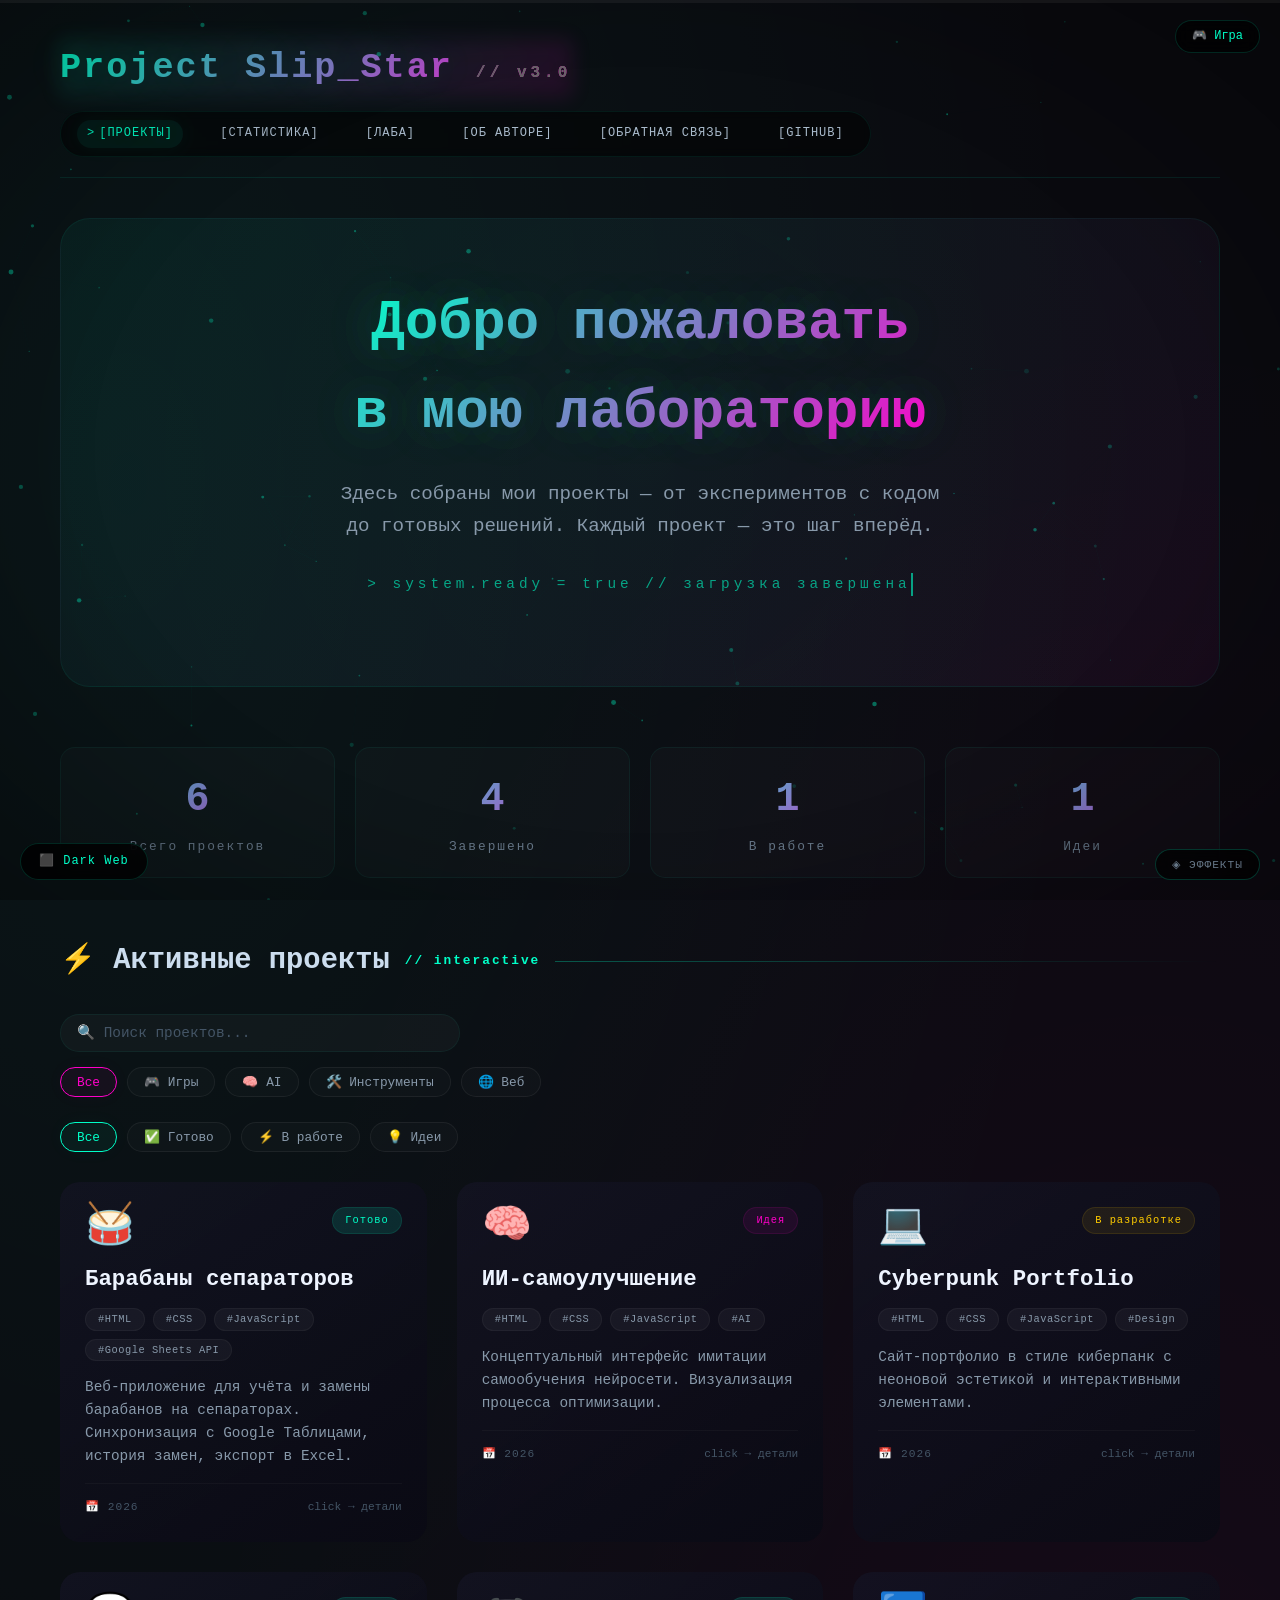
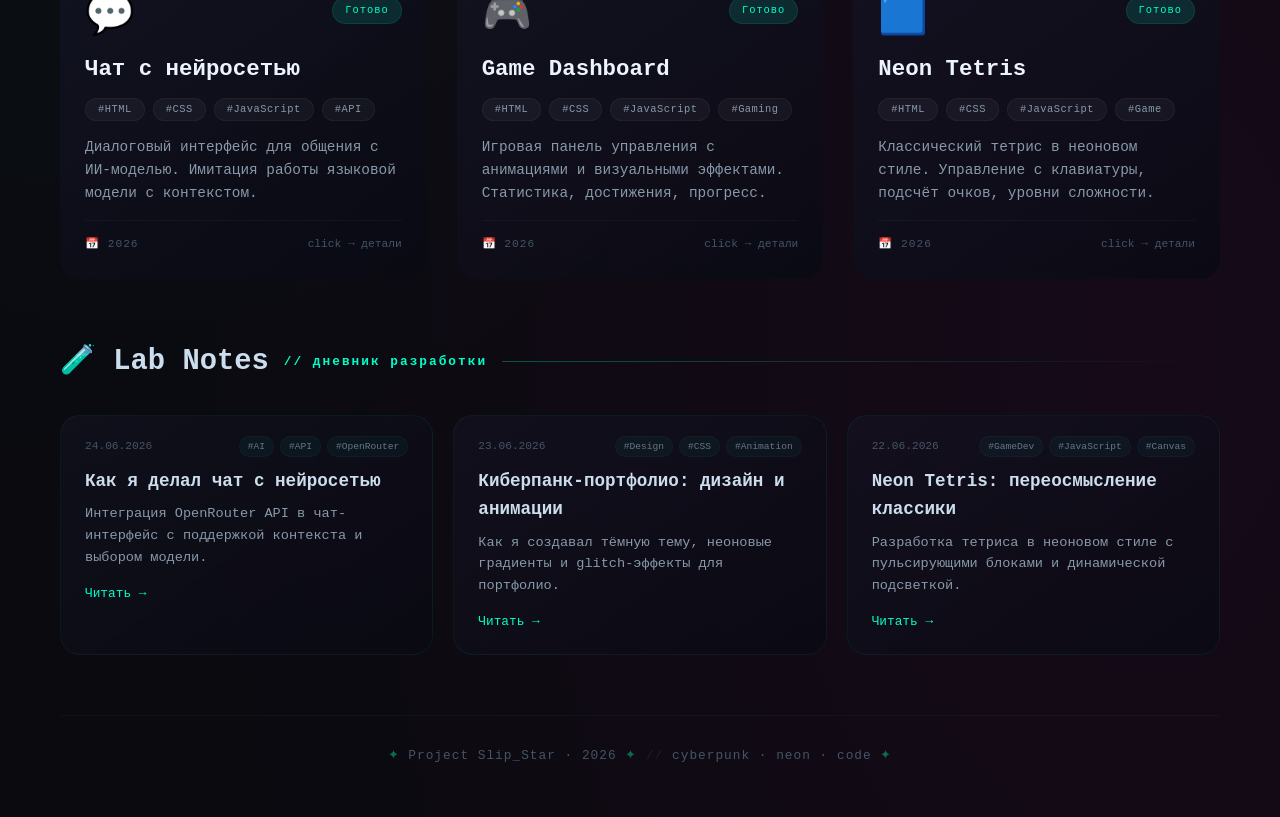
<file: index.html>
<!DOCTYPE html>
<html lang="ru">
<head>
    <meta charset="UTF-8">
    <meta name="viewport" content="width=device-width, initial-scale=1.0, maximum-scale=1.0, user-scalable=no">
    
    <title>Slip_Star · Проекты в стиле киберпанк</title>
    <meta name="description" content="Портфолио разработчика Slip_Star. Проекты в стиле киберпанк: веб-приложения, игры, ИИ-интерфейсы.">
    <meta name="keywords" content="портфолио разработчика, киберпанк, веб-разработка, игры, ИИ, JavaScript">
    <meta name="author" content="Slip_Star">
    <meta name="robots" content="index, follow">
    
    <meta property="og:type" content="website">
    <meta property="og:url" content="https://github.com/DmitryErosh/ProjectSlipStar">
    <meta property="og:title" content="Slip_Star · Проекты в стиле киберпанк">
    <meta property="og:description" content="Портфолио разработчика Slip_Star. Проекты в стиле киберпанк.">
    <meta property="og:image" content="https://github.com/DmitryErosh/ProjectSlipStar/og-image.jpg">
    
    <meta name="twitter:card" content="summary_large_image">
    <link rel="icon" href="data:image/svg+xml,<svg xmlns='http://www.w3.org/2000/svg' viewBox='0 0 100 100'><text y='.9em' font-size='90'>✨</text></svg>">
    <link rel="stylesheet" href="style.css">
</head>
<body>
    <!-- ===== PARTICLE BACKGROUND ===== -->
    <canvas id="particles-canvas"></canvas>

    <!-- ===== ТОГГЛ ЭФФЕКТОВ ===== -->
    <button class="effects-toggle" id="effectsToggle">◈ ЭФФЕКТЫ</button>

    <!-- ===== PROGRESS BAR ===== -->
    <div class="progress-bar" id="progressBar">
        <div class="progress-fill" id="progressFill"></div>
    </div>

    <!-- ===== КНОПКА BACK TO TOP ===== -->
    <button class="back-to-top" id="backToTop" aria-label="Наверх">
        <svg viewBox="0 0 24 24" width="28" height="28">
            <path d="M12 4l-8 8 1.5 1.5L12 7l6.5 6.5L20 12l-8-8z" fill="currentColor"/>
            <path d="M4 20h16v-2H4v2z" fill="currentColor"/>
        </svg>
    </button>

    <!-- ===== DARK WEB SIMULATOR ===== -->
    <div class="dark-web-toggle" id="darkWebToggle">
        <span>⬛</span> Dark Web
    </div>
    <div class="dark-web-terminal" id="darkWebTerminal">
        <div class="terminal-header">
            <span class="terminal-dot red"></span>
            <span class="terminal-dot yellow"></span>
            <span class="terminal-dot green"></span>
            <span class="terminal-title">DARK WEB SIMULATOR v2.0</span>
            <button class="terminal-close" id="terminalClose">✕</button>
        </div>
        <div class="terminal-body" id="terminalBody">
            <div class="terminal-line">> SYSTEM: INITIALIZING DARK WEB ACCESS...</div>
            <div class="terminal-line">> CONNECTION: ENCRYPTED 🔒</div>
            <div class="terminal-line">> NODE: SLIP_STAR_DB</div>
            <div class="terminal-line">> COMMANDS: help, projects, stats, about, contact, clear</div>
            <div class="terminal-line terminal-prompt" id="terminalPrompt">
                <span class="prompt-symbol">></span>
                <input type="text" id="terminalInput" placeholder="введите команду..." autofocus>
            </div>
        </div>
    </div>

    <!-- ===== МИНИ-ИГРА В HEADER ===== -->
    <div class="game-mini-toggle" id="gameMiniToggle">🎮 Игра</div>
    <div class="game-mini-container" id="gameMiniContainer">
        <div class="game-mini-header">
            <span>NEON DODGE</span>
            <button class="game-mini-close" id="gameMiniClose">✕</button>
        </div>
        <div class="game-mini-canvas-wrapper">
            <canvas id="gameMiniCanvas" width="400" height="300"></canvas>
        </div>
        <div class="game-mini-controls">
            <span>Счёт: <span id="gameMiniScore">0</span></span>
            <button id="gameMiniRestart">↻</button>
        </div>
        <div class="game-mini-hint">◀ ▶ — двигаться</div>
    </div>

    <div class="container">
        <!-- ===== ШАПКА ===== -->
        <header class="header" role="banner">
            <div class="logo" aria-label="Project Slip Star">
                Project Slip_Star
                <span>// v3.0</span>
            </div>
            <nav class="nav-terminal" role="navigation" aria-label="Основная навигация">
                <a href="#projects" class="nav-link active" data-target="projects">[ПРОЕКТЫ]</a>
                <a href="#stats" class="nav-link" data-target="stats">[СТАТИСТИКА]</a>
                <a href="#blog" class="nav-link" data-target="blog">[ЛАБА]</a>
                <a href="about.html" class="nav-link">[ОБ АВТОРЕ]</a>
                <a href="feedback.html" class="nav-link">[ОБРАТНАЯ СВЯЗЬ]</a>
                <a href="https://github.com/DmitryErosh" target="_blank" rel="noopener noreferrer" class="nav-link">[GITHUB]</a>
            </nav>
        </header>

        <!-- ===== ГЕРОЙ ===== -->
        <section class="hero" aria-labelledby="hero-title">
            <h1 id="hero-title" class="glitch" data-text="Добро пожаловать в мою лабораторию">
                Добро пожаловать<br>в мою лабораторию
            </h1>
            <p>Здесь собраны мои проекты — от экспериментов с кодом до готовых решений. Каждый проект — это шаг вперёд.</p>
            <div class="typing-text" role="status" aria-live="polite">system.ready = true // загрузка завершена</div>
        </section>

        <!-- ===== СТАТИСТИКА (с анимацией при скролле) ===== -->
        <div class="stats" id="stats" role="region" aria-label="Статистика проектов">
            <div class="stat-item" role="article">
                <div class="number" id="projectCount" data-target="6">0</div>
                <div class="label">Всего проектов</div>
            </div>
            <div class="stat-item" role="article">
                <div class="number" id="doneCount" data-target="2">0</div>
                <div class="label">Завершено</div>
            </div>
            <div class="stat-item" role="article">
                <div class="number" id="wipCount" data-target="3">0</div>
                <div class="label">В работе</div>
            </div>
            <div class="stat-item" role="article">
                <div class="number" id="ideaCount" data-target="1">0</div>
                <div class="label">Идеи</div>
            </div>
        </div>

        <!-- ===== ПРОЕКТЫ ===== -->
        <div id="projects">
            <h2 class="section-title">
                <span>⚡ Активные проекты</span>
                <span class="accent">// interactive</span>
            </h2>

            <div class="search-filter-area">
                <div class="search-box">
                    <input type="text" id="searchInput" placeholder="🔍 Поиск проектов..." aria-label="Поиск проектов">
                    <button id="clearSearchBtn" class="clear-search" aria-label="Очистить поиск">✕</button>
                </div>
                <div class="category-filters" id="categoryFilters" role="group" aria-label="Категории проектов">
                    <button class="category-btn active" data-category="all">Все</button>
                    <button class="category-btn" data-category="games">🎮 Игры</button>
                    <button class="category-btn" data-category="ai">🧠 AI</button>
                    <button class="category-btn" data-category="tools">🛠️ Инструменты</button>
                    <button class="category-btn" data-category="web">🌐 Веб</button>
                </div>
            </div>

            <div class="filters" id="filterContainer" role="group" aria-label="Фильтр по статусу">
                <button class="filter-btn active" data-filter="all" aria-pressed="true">Все</button>
                <button class="filter-btn" data-filter="done" aria-pressed="false">✅ Готово</button>
                <button class="filter-btn" data-filter="wip" aria-pressed="false">⚡ В работе</button>
                <button class="filter-btn" data-filter="idea" aria-pressed="false">💡 Идеи</button>
            </div>

            <div class="projects-grid" id="projectsGrid" role="list">
                <!-- Карточки генерируются через JavaScript -->
            </div>

            <div class="no-results" id="noResults" style="display: none;">
                <p>🔍 Проектов не найдено. Попробуйте изменить фильтр.</p>
            </div>
        </div>

        <!-- ===== BLOG / LAB NOTES ===== -->
        <div id="blog">
            <h2 class="section-title">
                <span>🧪 Lab Notes</span>
                <span class="accent">// дневник разработки</span>
            </h2>
            <div class="blog-grid" id="blogGrid">
                <!-- Генерируется через JavaScript -->
            </div>
        </div>

        <!-- ===== ПОДВАЛ ===== -->
        <footer class="footer" role="contentinfo">
            <p>
                <span class="glow">✦</span> Project Slip_Star · 2026 
                <span class="glow">✦</span> 
                <span style="opacity:0.3;">//</span> 
                cyberpunk · neon · code 
                <span class="glow">✦</span>
            </p>
        </footer>
    </div>

    <!-- ===== МОДАЛЬНОЕ ОКНО ===== -->
    <div class="modal-overlay" id="modalOverlay" role="dialog" aria-modal="true" aria-labelledby="modalTitle" aria-describedby="modalDesc">
        <button class="close-btn" id="modalCloseBtn" aria-label="Закрыть">✕</button>
        <div class="modal-box">
            <div class="modal-icon" id="modalIcon">🚀</div>
            <h2 id="modalTitle">Название проекта</h2>
            <div class="modal-desc" id="modalDesc">Описание проекта</div>
            <div class="modal-details" id="modalDetails">
                <div class="detail-row"><span class="label">Статус</span><span class="value" id="modalStatus">—</span></div>
                <div class="detail-row"><span class="label">Категория</span><span class="value" id="modalCategory">—</span></div>
                <div class="detail-row"><span class="label">Теги</span><span class="value" id="modalTags">—</span></div>
                <div class="detail-row"><span class="label">Дата</span><span class="value" id="modalDate">—</span></div>
            </div>
            <a href="#" class="modal-link disabled" id="modalLink" aria-disabled="true">В разработке →</a>
        </div>
    </div>

    <script>
        // ============================================================
        // 1. PARTICLE BACKGROUND
        // ============================================================
        (function() {
            const canvas = document.getElementById('particles-canvas');
            const ctx = canvas.getContext('2d');
            let particles = [];

            function resize() {
                canvas.width = window.innerWidth;
                canvas.height = window.innerHeight;
            }
            window.addEventListener('resize', resize);
            resize();

            class Particle {
                constructor() {
                    this.x = Math.random() * canvas.width;
                    this.y = Math.random() * canvas.height;
                    this.size = Math.random() * 2 + 0.5;
                    this.speedX = (Math.random() - 0.5) * 0.3;
                    this.speedY = (Math.random() - 0.5) * 0.3;
                    this.opacity = Math.random() * 0.3 + 0.1;
                }
                update() {
                    this.x += this.speedX;
                    this.y += this.speedY;
                    if (this.x < 0 || this.x > canvas.width) this.speedX *= -1;
                    if (this.y < 0 || this.y > canvas.height) this.speedY *= -1;
                }
                draw() {
                    ctx.beginPath();
                    ctx.arc(this.x, this.y, this.size, 0, Math.PI * 2);
                    ctx.fillStyle = `rgba(0, 255, 200, ${this.opacity})`;
                    ctx.fill();
                }
            }

            function initParticles() {
                particles = [];
                const count = Math.min(Math.floor(canvas.width * canvas.height / 15000), 80);
                for (let i = 0; i < count; i++) particles.push(new Particle());
            }

            function connectParticles() {
                for (let i = 0; i < particles.length; i++) {
                    for (let j = i + 1; j < particles.length; j++) {
                        const dx = particles[i].x - particles[j].x;
                        const dy = particles[i].y - particles[j].y;
                        const dist = Math.sqrt(dx * dx + dy * dy);
                        if (dist < 150) {
                            ctx.beginPath();
                            ctx.moveTo(particles[i].x, particles[i].y);
                            ctx.lineTo(particles[j].x, particles[j].y);
                            ctx.strokeStyle = `rgba(0, 255, 200, ${0.05 * (1 - dist / 150)})`;
                            ctx.lineWidth = 0.5;
                            ctx.stroke();
                        }
                    }
                }
            }

            function animateParticles() {
                ctx.clearRect(0, 0, canvas.width, canvas.height);
                particles.forEach(p => { p.update(); p.draw(); });
                connectParticles();
                requestAnimationFrame(animateParticles);
            }

            initParticles();
            animateParticles();
            window.addEventListener('resize', () => { resize(); initParticles(); });
        })();

        // ============================================================
        // 2. ТОГГЛ ЭФФЕКТОВ
        // ============================================================
        let effectsEnabled = true;
        document.getElementById('effectsToggle').addEventListener('click', function() {
            effectsEnabled = !effectsEnabled;
            this.textContent = effectsEnabled ? '◈ ЭФФЕКТЫ' : '◈ ЭФФЕКТЫ OFF';
            document.body.style.setProperty('--scanline-opacity', effectsEnabled ? '0.03' : '0');
            document.getElementById('particles-canvas').style.display = effectsEnabled ? 'block' : 'none';
            document.querySelectorAll('.glitch').forEach(el => {
                el.style.animation = effectsEnabled ? '' : 'none';
            });
        });

        // ============================================================
        // 3. PROGRESS BAR
        // ============================================================
        const progressFill = document.getElementById('progressFill');
        window.addEventListener('scroll', () => {
            const scrollTop = window.scrollY;
            const docHeight = document.documentElement.scrollHeight - window.innerHeight;
            const progress = docHeight > 0 ? (scrollTop / docHeight) * 100 : 0;
            progressFill.style.width = `${Math.min(progress, 100)}%`;
        });

        // ============================================================
        // 4. BACK TO TOP
        // ============================================================
        const backToTopBtn = document.getElementById('backToTop');
        window.addEventListener('scroll', () => {
            backToTopBtn.classList.toggle('visible', window.scrollY > 500);
        });
        backToTopBtn.addEventListener('click', () => {
            window.scrollTo({ top: 0, behavior: 'smooth' });
        });

        // ============================================================
        // 5. АКТИВНАЯ НАВИГАЦИЯ
        // ============================================================
        const navLinks = document.querySelectorAll('.nav-link[data-target]');
        const sections = {
            projects: document.getElementById('projects'),
            stats: document.getElementById('stats'),
            blog: document.getElementById('blog')
        };

        window.addEventListener('scroll', () => {
            const scrollPos = window.scrollY + 120;
            let current = 'projects';
            for (const [key, section] of Object.entries(sections)) {
                if (section && section.offsetTop <= scrollPos) {
                    current = key;
                }
            }
            navLinks.forEach(link => {
                const isActive = link.dataset.target === current;
                link.classList.toggle('active', isActive);
            });
        });

        // ============================================================
        // 6. DARK WEB SIMULATOR
        // ============================================================
        const darkWebToggle = document.getElementById('darkWebToggle');
        const darkWebTerminal = document.getElementById('darkWebTerminal');
        const terminalInput = document.getElementById('terminalInput');
        const terminalBody = document.getElementById('terminalBody');
        const terminalClose = document.getElementById('terminalClose');

        darkWebToggle.addEventListener('click', () => {
            darkWebTerminal.classList.toggle('active');
            if (darkWebTerminal.classList.contains('active')) {
                terminalInput.focus();
                addTerminalLine('> Добро пожаловать в Dark Web Simulator');
                addTerminalLine('> Введите "help" для списка команд');
            }
        });

        terminalClose.addEventListener('click', () => {
            darkWebTerminal.classList.remove('active');
        });

        function addTerminalLine(text) {
            const line = document.createElement('div');
            line.className = 'terminal-line';
            line.textContent = text;
            terminalBody.insertBefore(line, document.getElementById('terminalPrompt'));
            terminalBody.scrollTop = terminalBody.scrollHeight;
        }

        terminalInput.addEventListener('keydown', (e) => {
            if (e.key === 'Enter') {
                const cmd = terminalInput.value.trim();
                terminalInput.value = '';
                addTerminalLine(`> ${cmd}`);
                handleTerminalCommand(cmd);
            }
        });

        function handleTerminalCommand(cmd) {
            const lower = cmd.toLowerCase();
            if (lower === 'help') {
                addTerminalLine('Доступные команды:');
                addTerminalLine('  projects  — список проектов');
                addTerminalLine('  stats     — статистика');
                addTerminalLine('  about     — об авторе');
                addTerminalLine('  contact   — контакты');
                addTerminalLine('  clear     — очистить терминал');
                addTerminalLine('  exit      — закрыть терминал');
            } else if (lower === 'projects') {
                addTerminalLine('📁 Проекты:');
                addTerminalLine('  - Барабаны сепараторов (done)');
                addTerminalLine('  - ИИ-самоулучшение (wip)');
                addTerminalLine('  - Cyberpunk Portfolio (idea)');
                addTerminalLine('  - Чат с нейросетью (done)');
                addTerminalLine('  - Game Dashboard (wip)');
                addTerminalLine('  - Neon Tetris (wip)');
            } else if (lower === 'stats') {
                addTerminalLine('📊 Статистика:');
                addTerminalLine('  Всего проектов: 6');
                addTerminalLine('  Завершено: 2');
                addTerminalLine('  В работе: 3');
                addTerminalLine('  Идеи: 1');
            } else if (lower === 'about') {
                addTerminalLine('🧑‍💻 Slip_Star — разработчик, киберпанк-энтузиаст');
                addTerminalLine('  Создаю проекты на стыке кода, дизайна и технологий.');
            } else if (lower === 'contact') {
                addTerminalLine('📡 Контакты:');
                addTerminalLine('  GitHub: https://github.com/DmitryErosh');
                addTerminalLine('  Telegram: @di_ero');
                addTerminalLine('  Email: di_ero@example.com');
            } else if (lower === 'clear') {
                const prompt = document.getElementById('terminalPrompt');
                terminalBody.innerHTML = '';
                terminalBody.appendChild(prompt);
            } else if (lower === 'exit') {
                darkWebTerminal.classList.remove('active');
            } else {
                addTerminalLine(`❌ Неизвестная команда: ${cmd}. Введите "help" для списка.`);
            }
        }

        // ============================================================
        // 7. МИНИ-ИГРА
        // ============================================================
        const gameMiniToggle = document.getElementById('gameMiniToggle');
        const gameMiniContainer = document.getElementById('gameMiniContainer');
        const gameMiniClose = document.getElementById('gameMiniClose');
        const gameMiniCanvas = document.getElementById('gameMiniCanvas');
        const gameMiniCtx = gameMiniCanvas.getContext('2d');
        const gameMiniScore = document.getElementById('gameMiniScore');
        const gameMiniRestart = document.getElementById('gameMiniRestart');

        let miniGame = {
            player: { x: 180, y: 260, w: 30, h: 20 },
            obstacles: [],
            score: 0,
            gameOver: false,
            running: false,
            animId: null,
            speed: 3,
            spawnRate: 40,
            frameCount: 0
        };

        gameMiniToggle.addEventListener('click', () => {
            gameMiniContainer.classList.toggle('active');
            if (gameMiniContainer.classList.contains('active')) {
                startMiniGame();
            } else {
                stopMiniGame();
            }
        });

        gameMiniClose.addEventListener('click', () => {
            gameMiniContainer.classList.remove('active');
            stopMiniGame();
        });

        gameMiniRestart.addEventListener('click', () => {
            resetMiniGame();
            startMiniGame();
        });

        function resetMiniGame() {
            miniGame.player.x = 180;
            miniGame.obstacles = [];
            miniGame.score = 0;
            miniGame.gameOver = false;
            miniGame.frameCount = 0;
            miniGame.speed = 3;
            gameMiniScore.textContent = '0';
            miniGame.running = true;
        }

        function startMiniGame() {
            if (miniGame.running) return;
            resetMiniGame();
            miniGame.running = true;
            gameLoopMini();
        }

        function stopMiniGame() {
            miniGame.running = false;
            if (miniGame.animId) {
                cancelAnimationFrame(miniGame.animId);
                miniGame.animId = null;
            }
        }

        function gameLoopMini() {
            if (!miniGame.running) return;
            updateMiniGame();
            drawMiniGame();
            miniGame.animId = requestAnimationFrame(gameLoopMini);
        }

        function updateMiniGame() {
    if (miniGame.gameOver) return;

    miniGame.frameCount++;
    if (miniGame.frameCount % miniGame.spawnRate === 0) {
        const width = Math.random() * 20 + 10;
        const height = Math.random() * 20 + 10;
        miniGame.obstacles.push({
            x: Math.random() * (400 - width), // ← СЛУЧАЙНАЯ ПОЗИЦИЯ ПО ГОРИЗОНТАЛИ
            y: -height,                       // ← ПОЯВЛЯЮТСЯ СВЕРХУ
            w: width,
            h: height,
            speed: miniGame.speed + Math.random() * 1.5
        });
    }

    // Движение препятствий ВНИЗ
    for (let i = miniGame.obstacles.length - 1; i >= 0; i--) {
        const obs = miniGame.obstacles[i];
        obs.y += obs.speed;                   // ← ДВИЖЕНИЕ ВНИЗ
        if (obs.y > 300) {                    // ← ЕСЛИ ВЫШЛИ ЗА НИЖНЮЮ ГРАНИЦУ
            miniGame.obstacles.splice(i, 1);
            miniGame.score++;
            gameMiniScore.textContent = miniGame.score;
            if (miniGame.score % 10 === 0) {
                miniGame.speed += 0.3;
            }
        }
    }

    // Столкновение
    const p = miniGame.player;
    for (const obs of miniGame.obstacles) {
        if (p.x < obs.x + obs.w &&
            p.x + p.w > obs.x &&
            p.y < obs.y + obs.h &&
            p.y + p.h > obs.y) {
            miniGame.gameOver = true;
            miniGame.running = false;
            break;
        }
    }

    // Управление клавишами (влево/вправо)
    if (keysPressed['ArrowLeft'] || keysPressed['a']) {
        miniGame.player.x = Math.max(0, miniGame.player.x - 6);
    }
    if (keysPressed['ArrowRight'] || keysPressed['d']) {
        miniGame.player.x = Math.min(370, miniGame.player.x + 6);
    }
}

        function drawMiniGame() {
            const ctx = gameMiniCtx;
            const cw = gameMiniCanvas.width;
            const ch = gameMiniCanvas.height;
            ctx.clearRect(0, 0, cw, ch);

            // Фон
            ctx.fillStyle = '#0a0a1a';
            ctx.fillRect(0, 0, cw, ch);

            // Сетка
            ctx.strokeStyle = 'rgba(0, 255, 200, 0.04)';
            ctx.lineWidth = 0.5;
            for (let i = 0; i < cw; i += 20) {
                ctx.beginPath();
                ctx.moveTo(i, 0);
                ctx.lineTo(i, ch);
                ctx.stroke();
            }
            for (let i = 0; i < ch; i += 20) {
                ctx.beginPath();
                ctx.moveTo(0, i);
                ctx.lineTo(cw, i);
                ctx.stroke();
            }

            // Препятствия
            for (const obs of miniGame.obstacles) {
                ctx.shadowColor = '#ff00c8';
                ctx.shadowBlur = 15;
                ctx.fillStyle = '#ff00c8';
                ctx.fillRect(obs.x, obs.y, obs.w, obs.h);
                ctx.shadowBlur = 0;
            }

            // Игрок
            ctx.shadowColor = '#00ffc8';
            ctx.shadowBlur = 25;
            ctx.fillStyle = '#00ffc8';
            const p = miniGame.player;
            ctx.fillRect(p.x, p.y, p.w, p.h);
            ctx.shadowBlur = 0;

            // Game Over
            if (miniGame.gameOver) {
                ctx.font = 'bold 24px Orbitron, monospace';
                ctx.textAlign = 'center';
                ctx.textBaseline = 'middle';
                ctx.shadowColor = '#ff00c8';
                ctx.shadowBlur = 30;
                ctx.fillStyle = '#ff00c8';
                ctx.fillText('GAME OVER', cw/2, ch/2 - 10);
                ctx.shadowBlur = 0;
            }
        }

        // Клавиши для игры
        const keysPressed = {};
        document.addEventListener('keydown', (e) => {
            keysPressed[e.key] = true;
            if (['ArrowLeft', 'ArrowRight', 'ArrowUp', 'ArrowDown', ' '].includes(e.key)) {
                e.preventDefault();
            }
        });
        document.addEventListener('keyup', (e) => {
            keysPressed[e.key] = false;
        });

        // ============================================================
        // 8. ДАННЫЕ ПРОЕКТОВ
        // ============================================================
        const projects = [{
            id: 1,
            title: "Барабаны сепараторов",
            icon: "🥁",
            status: "done",
            statusText: "Готово",
            category: "tools",
            categoryLabel: "🛠️ Инструменты",
            tags: ["HTML", "CSS", "JavaScript", "Google Sheets API"],
            desc: "Веб-приложение для учёта и замены барабанов на сепараторах. Синхронизация с Google Таблицами, история замен, экспорт в Excel.",
            fullDesc: "Полноценное приложение для промышленного учёта. Автоматическая синхронизация с облачным хранилищем, удобный интерфейс для замены комплектующих, ведение истории всех операций.",
            date: "2026",
            link: "https://dmitryerosh.github.io/Seporator/"
        }, {
            id: 2,
            title: "ИИ-самоулучшение",
            icon: "🧠",
            status: "idea",
            statusText: "Идея",
            category: "ai",
            categoryLabel: "🧠 AI",
            tags: ["HTML", "CSS", "JavaScript", "AI"],
            desc: "Концептуальный интерфейс имитации самообучения нейросети. Визуализация процесса оптимизации.",
            fullDesc: "Демонстрационный проект, показывающий, как может выглядеть интерфейс для самообучающейся системы. Включает визуализацию метрик, лог событий и имитацию циклов улучшения.",
            date: "2026",
            link: "#"
        }, {
            id: 3,
            title: "Cyberpunk Portfolio",
            icon: "💻",
            status: "wip",
            statusText: "В разработке",
            category: "web",
            categoryLabel: "🌐 Веб",
            tags: ["HTML", "CSS", "JavaScript", "Design"],
            desc: "Сайт-портфолио в стиле киберпанк с неоновой эстетикой и интерактивными элементами.",
            fullDesc: "Экспериментальный дизайн-проект. Сочетание тёмной темы, неоновых градиентов, анимированных элементов и игровой эстетики.",
            date: "2026",
            link: "https://dmitryerosh.github.io/ProjectSlipStar/"
        }, {
            id: 4,
            title: "Чат с нейросетью",
            icon: "💬",
            status: "done",
            statusText: "Готово",
            category: "ai",
            categoryLabel: "🧠 AI",
            tags: ["HTML", "CSS", "JavaScript", "API"],
            desc: "Диалоговый интерфейс для общения с ИИ-моделью. Имитация работы языковой модели с контекстом.",
            fullDesc: "Интерактивный чат, который имитирует работу языковой модели. Учитывает контекст диалога, имеет стильный интерфейс и визуализацию процесса 'мышления' нейросети.",
            date: "2026",
            link: "chat.html"
        }, {
            id: 5,
            title: "Game Dashboard",
            icon: "🎮",
            status: "done",
            statusText: "Готово",
            category: "games",
            categoryLabel: "🎮 Игры",
            tags: ["HTML", "CSS", "JavaScript", "Gaming"],
            desc: "Игровая панель управления с анимациями и визуальными эффектами. Статистика, достижения, прогресс.",
            fullDesc: "Проект по созданию красивого игрового дашборда. Включает анимированные графики, виджеты достижений, систему уровней и визуальные эффекты.",
            date: "2026",
            link: "game.html"
        }, {
            id: 6,
            title: "Neon Tetris",
            icon: "🟦",
            status: "done",
            statusText: "Готово",
            category: "games",
            categoryLabel: "🎮 Игры",
            tags: ["HTML", "CSS", "JavaScript", "Game"],
            desc: "Классический тетрис в неоновом стиле. Управление с клавиатуры, подсчёт очков, уровни сложности.",
            fullDesc: "Переосмысление классической игры в стиле киберпанк. Неоновая графика, пульсирующие блоки, динамическая подсветка.",
            date: "2026",
            link: "neon-tetris.html"
        }];

        // ============================================================
        // 9. СТАТИСТИКА С АНИМАЦИЕЙ ПРИ СКРОЛЛЕ
        // ============================================================
        function updateStats() {
            const stats = [
                { id: 'projectCount', target: projects.length },
                { id: 'doneCount', target: projects.filter(p => p.status === 'done').length },
                { id: 'wipCount', target: projects.filter(p => p.status === 'wip').length },
                { id: 'ideaCount', target: projects.filter(p => p.status === 'idea').length }
            ];

            const observer = new IntersectionObserver((entries) => {
                entries.forEach(entry => {
                    if (entry.isIntersecting) {
                        stats.forEach(stat => {
                            animateNumber(stat.id, stat.target);
                        });
                    }
                });
            }, { threshold: 0.3 });

            const statsSection = document.getElementById('stats');
            if (statsSection) observer.observe(statsSection);
        }

        function animateNumber(elementId, target) {
            const el = document.getElementById(elementId);
            if (!el) return;
            const current = parseInt(el.textContent) || 0;
            const duration = 1000;
            const startTime = performance.now();

            function update(currentTime) {
                const elapsed = currentTime - startTime;
                const progress = Math.min(elapsed / duration, 1);
                const eased = 1 - Math.pow(1 - progress, 3);
                const value = Math.round(current + (target - current) * eased);
                el.textContent = value;
                if (progress < 1) requestAnimationFrame(update);
                else el.textContent = target;
            }
            requestAnimationFrame(update);
        }

        // ============================================================
        // 10. ФИЛЬТРАЦИЯ
        // ============================================================
        let currentFilter = 'all';
        let currentCategory = 'all';
        let searchQuery = '';

        function filterProjects() {
            const cards = document.querySelectorAll('.project-card');
            let visibleCount = 0;

            cards.forEach(card => {
                const projectId = parseInt(card.dataset.id);
                const project = projects.find(p => p.id === projectId);
                if (!project) return;

                const matchesStatus = currentFilter === 'all' || project.status === currentFilter;
                const matchesCategory = currentCategory === 'all' || project.category === currentCategory;
                const matchesSearch = project.title.toLowerCase().includes(searchQuery.toLowerCase()) ||
                                     project.tags.some(tag => tag.toLowerCase().includes(searchQuery.toLowerCase())) ||
                                     project.desc.toLowerCase().includes(searchQuery.toLowerCase());

                const visible = matchesStatus && matchesCategory && matchesSearch;
                card.style.display = visible ? 'block' : 'none';
                if (visible) {
                    visibleCount++;
                    setTimeout(() => card.classList.add('visible'), 50);
                } else {
                    card.classList.remove('visible');
                }
            });

            document.getElementById('noResults').style.display = visibleCount === 0 ? 'block' : 'none';
        }

        // ============================================================
        // 11. РЕНДЕР КАРТОЧЕК
        // ============================================================
        function renderProjects() {
            const grid = document.getElementById('projectsGrid');
            grid.innerHTML = '';

            projects.forEach(project => {
                const card = document.createElement('div');
                card.className = 'project-card';
                card.dataset.id = project.id;
                card.setAttribute('role', 'listitem');
                card.setAttribute('tabindex', '0');

                const statusClass = project.status === 'done' ? 'done' : 
                                   project.status === 'wip' ? 'wip' : 'idea';

                card.innerHTML = `
                    <div class="card-header">
                        <span class="project-icon" aria-hidden="true">${project.icon}</span>
                        <span class="project-status ${statusClass}">${project.statusText}</span>
                    </div>
                    <h3>${project.title}</h3>
                    <div class="project-tags">
                        ${project.tags.map(tag => `<span class="tag" role="listitem">#${tag}</span>`).join('')}
                    </div>
                    <p>${project.desc}</p>
                    <div class="card-footer">
                        <span class="project-date">📅 ${project.date}</span>
                        <span style="color:#445566; font-size:0.7rem;">click → детали</span>
                    </div>
                `;

                card.addEventListener('click', () => openModal(project.id));
                card.addEventListener('keydown', (e) => {
                    if (e.key === 'Enter' || e.key === ' ') {
                        e.preventDefault();
                        openModal(project.id);
                    }
                });

                grid.appendChild(card);
            });

            filterProjects();
        }

        // ============================================================
        // 12. BLOG / LAB NOTES
        // ============================================================
        const blogPosts = [{
            title: "Как я делал чат с нейросетью",
            date: "24.06.2026",
            tags: ["AI", "API", "OpenRouter"],
            desc: "Интеграция OpenRouter API в чат-интерфейс с поддержкой контекста и выбором модели.",
            link: "blog-chat.html"
        }, {
            title: "Киберпанк-портфолио: дизайн и анимации",
            date: "23.06.2026",
            tags: ["Design", "CSS", "Animation"],
            desc: "Как я создавал тёмную тему, неоновые градиенты и glitch-эффекты для портфолио.",
            link: "blog-design.html"
        }, {
            title: "Neon Tetris: переосмысление классики",
            date: "22.06.2026",
            tags: ["GameDev", "JavaScript", "Canvas"],
            desc: "Разработка тетриса в неоновом стиле с пульсирующими блоками и динамической подсветкой.",
            link: "blog-tetris.html"
        }];

        function renderBlog() {
            const grid = document.getElementById('blogGrid');
            grid.innerHTML = '';

            blogPosts.forEach(post => {
                const card = document.createElement('div');
                card.className = 'blog-card';
                card.innerHTML = `
                    <div class="blog-card-header">
                        <span class="blog-date">${post.date}</span>
                        <div class="blog-tags">
                            ${post.tags.map(tag => `<span>#${tag}</span>`).join('')}
                        </div>
                    </div>
                    <h3>${post.title}</h3>
                    <p>${post.desc}</p>
                    <a href="${post.link}" class="blog-link">Читать →</a>
                `;
                grid.appendChild(card);
            });
        }

        // ============================================================
        // 13. МОДАЛЬНОЕ ОКНО
        // ============================================================
        function openModal(id) {
            const project = projects.find(p => p.id === id);
            if (!project) return;

            document.getElementById('modalIcon').textContent = project.icon;
            document.getElementById('modalTitle').textContent = project.title;
            document.getElementById('modalDesc').textContent = project.fullDesc || project.desc;
            document.getElementById('modalStatus').textContent = project.statusText;
            document.getElementById('modalCategory').textContent = project.categoryLabel;
            document.getElementById('modalTags').textContent = project.tags.join(' · ');
            document.getElementById('modalDate').textContent = project.date;
            
            const link = document.getElementById('modalLink');
            link.href = project.link;
            link.textContent = project.link !== '#' ? 'Посмотреть проект →' : 'В разработке →';
            link.classList.toggle('disabled', project.link === '#');
            link.setAttribute('aria-disabled', project.link === '#');

            document.getElementById('modalOverlay').classList.add('active');
            document.body.style.overflow = 'hidden';
            document.getElementById('modalCloseBtn').focus();
        }

        function closeModal() {
            document.getElementById('modalOverlay').classList.remove('active');
            document.body.style.overflow = '';
        }

        // ============================================================
        // 14. СОБЫТИЯ
        // ============================================================
        document.getElementById('modalCloseBtn').addEventListener('click', closeModal);
        document.getElementById('modalOverlay').addEventListener('click', (e) => {
            if (e.target === document.getElementById('modalOverlay')) closeModal();
        });
        document.addEventListener('keydown', (e) => {
            if (e.key === 'Escape') closeModal();
        });

        // Фильтры по статусу
        document.querySelectorAll('.filter-btn').forEach(btn => {
            btn.addEventListener('click', () => {
                currentFilter = btn.dataset.filter;
                document.querySelectorAll('.filter-btn').forEach(b => {
                    const isActive = b.dataset.filter === currentFilter;
                    b.classList.toggle('active', isActive);
                    b.setAttribute('aria-pressed', isActive);
                });
                filterProjects();
            });
        });

        // Фильтры по категории
        document.querySelectorAll('.category-btn').forEach(btn => {
            btn.addEventListener('click', () => {
                currentCategory = btn.dataset.category;
                document.querySelectorAll('.category-btn').forEach(b => {
                    b.classList.toggle('active', b.dataset.category === currentCategory);
                });
                filterProjects();
            });
        });

        // Поиск
        const searchInput = document.getElementById('searchInput');
        const clearSearchBtn = document.getElementById('clearSearchBtn');

        searchInput.addEventListener('input', () => {
            searchQuery = searchInput.value;
            clearSearchBtn.style.display = searchQuery ? 'block' : 'none';
            filterProjects();
        });

        clearSearchBtn.addEventListener('click', () => {
            searchInput.value = '';
            searchQuery = '';
            clearSearchBtn.style.display = 'none';
            filterProjects();
            searchInput.focus();
        });

        // ============================================================
        // 15. ЗАПУСК
        // ============================================================
        updateStats();
        renderProjects();
        renderBlog();

        console.log('%c✦ Project Slip_Star v3.0 ✦', 'font-size:20px; font-weight:bold; color:#00ffc8;');
        console.log('%c🎮 Мини-игра: нажмите "Игра" в правом верхнем углу', 'color:#00ffc8;');
        console.log('%c⬛ Dark Web: нажмите "Dark Web" для терминала', 'color:#00ffc8;');
        console.log('%c📊 Статистика анимируется при скролле', 'color:#667788;');
    </script>
</body>
</html>
</file>
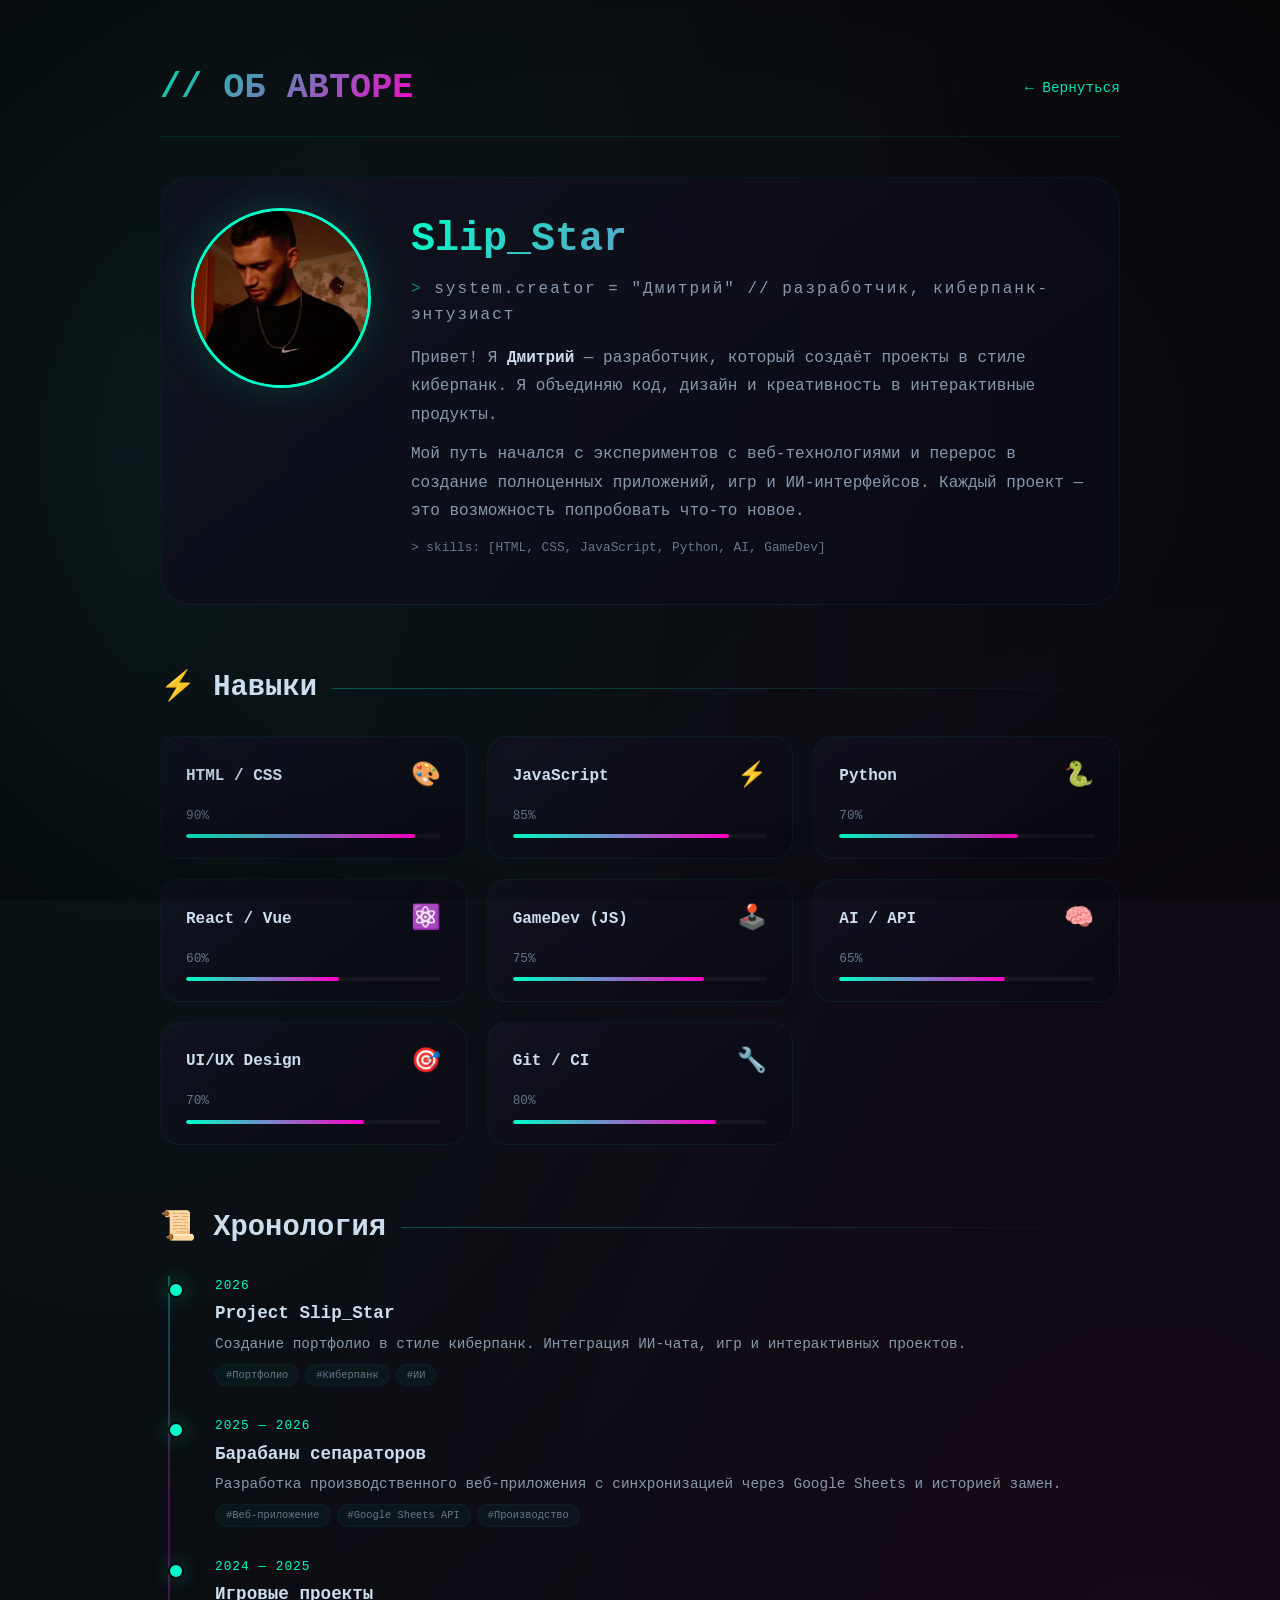
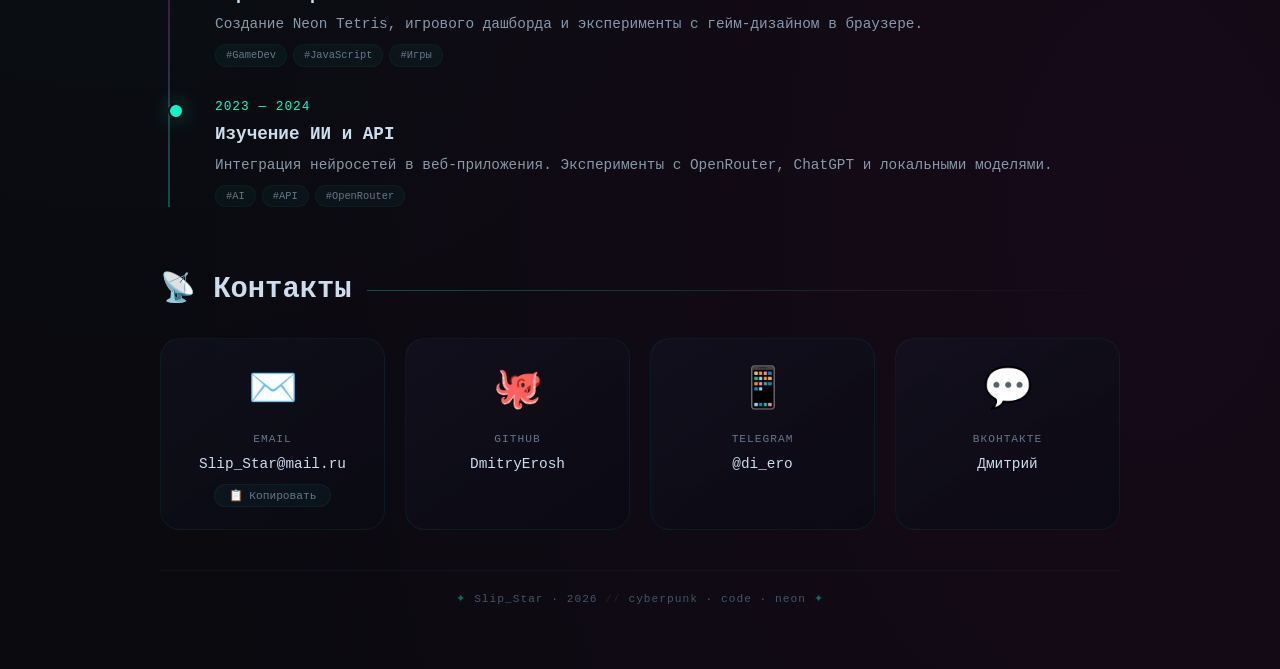
<file: about.html>
<!DOCTYPE html>
<html lang="ru">
<head>
    <meta charset="UTF-8">
    <meta name="viewport" content="width=device-width, initial-scale=1.0">
    <title>Об авторе · Slip_Star</title>
    <meta name="description" content="Slip_Star — разработчик, создающий проекты в стиле киберпанк. Навыки, опыт, контакты.">
    <link rel="stylesheet" href="style.css">
    <style>
        /* ===== ОСНОВНЫЕ СТИЛИ ===== */
        .about-container {
            max-width: 1000px;
            margin: 0 auto;
            padding: 20px;
            position: relative;
            z-index: 1;
        }

        .about-header {
            display: flex;
            align-items: center;
            justify-content: space-between;
            padding: 20px 0;
            border-bottom: 1px solid rgba(0, 255, 200, 0.1);
            margin-bottom: 40px;
            flex-wrap: wrap;
            gap: 15px;
        }

        .about-header h1 {
            font-size: 2.2rem;
            background: linear-gradient(135deg, #00ffc8, #ff00c8);
            -webkit-background-clip: text;
            -webkit-text-fill-color: transparent;
        }

        .back-link {
            color: #00ffc8;
            text-decoration: none;
            transition: 0.3s;
            font-family: 'Courier New', monospace;
            font-size: 0.9rem;
        }

        .back-link:hover {
            color: #ff00c8;
            transform: translateX(-5px);
        }

        /* ===== ПРОФИЛЬ ===== */
        .profile-section {
            display: flex;
            gap: 40px;
            align-items: flex-start;
            margin-bottom: 60px;
            flex-wrap: wrap;
            background: linear-gradient(145deg, rgba(20, 20, 35, 0.6), rgba(10, 10, 20, 0.8));
            border: 1px solid rgba(0, 255, 200, 0.06);
            border-radius: 30px;
            padding: 30px;
        }

        .profile-avatar {
            flex-shrink: 0;
        }

        .profile-avatar img {
            width: 180px;
            height: 180px;
            border-radius: 50%;
            object-fit: cover;
            border: 3px solid #00ffc8;
            box-shadow: 0 0 40px rgba(0, 255, 200, 0.15);
            transition: 0.3s;
        }

        .profile-avatar img:hover {
            transform: scale(1.03);
            box-shadow: 0 0 60px rgba(0, 255, 200, 0.25);
        }

        .profile-info {
            flex: 1;
        }

        .profile-info .glitch-name {
            font-size: 2.5rem;
            font-weight: 700;
            background: linear-gradient(135deg, #00ffc8, #ff00c8);
            -webkit-background-clip: text;
            -webkit-text-fill-color: transparent;
            margin-bottom: 5px;
        }

        .profile-info .tagline {
            color: #8899aa;
            font-size: 1rem;
            margin-bottom: 15px;
            font-family: 'Courier New', monospace;
            letter-spacing: 2px;
        }

        .profile-info .tagline::before {
            content: '> ';
            color: #00ffc8;
            opacity: 0.5;
        }

        .profile-info .bio-text {
            color: #8899aa;
            line-height: 1.8;
            margin-bottom: 15px;
        }

        .profile-info .bio-text strong {
            color: #ccddee;
        }

        /* ===== НАВЫКИ (SKILLS) ===== */
        .skills-section {
            margin-bottom: 60px;
        }

        .skills-section h2 {
            font-size: 1.8rem;
            color: #ccddee;
            margin-bottom: 25px;
            display: flex;
            align-items: center;
            gap: 15px;
        }

        .skills-section h2::after {
            content: '';
            flex: 1;
            height: 1px;
            background: linear-gradient(90deg, rgba(0, 255, 200, 0.3), transparent);
        }

        .skills-grid {
            display: grid;
            grid-template-columns: repeat(auto-fit, minmax(250px, 1fr));
            gap: 20px;
        }

        .skill-card {
            background: linear-gradient(145deg, rgba(20, 20, 35, 0.6), rgba(10, 10, 20, 0.8));
            border: 1px solid rgba(0, 255, 200, 0.06);
            border-radius: 20px;
            padding: 20px 25px;
            transition: 0.3s;
        }

        .skill-card:hover {
            border-color: rgba(0, 255, 200, 0.12);
            transform: translateY(-3px);
        }

        .skill-card .skill-header {
            display: flex;
            justify-content: space-between;
            align-items: center;
            margin-bottom: 10px;
        }

        .skill-card .skill-name {
            color: #ccddee;
            font-weight: 600;
            font-size: 1rem;
        }

        .skill-card .skill-icon {
            font-size: 1.5rem;
        }

        .skill-card .skill-bar {
            width: 100%;
            height: 4px;
            background: rgba(255, 255, 255, 0.04);
            border-radius: 2px;
            overflow: hidden;
            margin-top: 8px;
        }

        .skill-card .skill-bar .skill-fill {
            height: 100%;
            border-radius: 2px;
            background: linear-gradient(90deg, #00ffc8, #ff00c8);
            transition: width 1s ease;
            width: 0%;
            box-shadow: 0 0 20px rgba(0, 255, 200, 0.15);
        }

        .skill-card .skill-percent {
            color: #667788;
            font-size: 0.8rem;
            font-family: 'Courier New', monospace;
        }

        /* ===== ТАЙМЛАЙН ===== */
        .timeline-section {
            margin-bottom: 60px;
        }

        .timeline-section h2 {
            font-size: 1.8rem;
            color: #ccddee;
            margin-bottom: 25px;
            display: flex;
            align-items: center;
            gap: 15px;
        }

        .timeline-section h2::after {
            content: '';
            flex: 1;
            height: 1px;
            background: linear-gradient(90deg, rgba(0, 255, 200, 0.3), transparent);
        }

        .timeline {
            position: relative;
            padding-left: 30px;
        }

        .timeline::before {
            content: '';
            position: absolute;
            left: 8px;
            top: 0;
            bottom: 0;
            width: 2px;
            background: linear-gradient(180deg, #00ffc8, #ff00c8, #00ffc8);
            opacity: 0.3;
        }

        .timeline-item {
            position: relative;
            margin-bottom: 30px;
            padding-left: 25px;
        }

        .timeline-item::before {
            content: '';
            position: absolute;
            left: -22px;
            top: 6px;
            width: 12px;
            height: 12px;
            background: #00ffc8;
            border-radius: 50%;
            box-shadow: 0 0 20px rgba(0, 255, 200, 0.3);
            border: 2px solid #0a0a0f;
        }

        .timeline-item .timeline-date {
            color: #00ffc8;
            font-family: 'Courier New', monospace;
            font-size: 0.8rem;
            letter-spacing: 1px;
        }

        .timeline-item .timeline-title {
            color: #ccddee;
            font-size: 1.1rem;
            font-weight: 600;
            margin: 3px 0 5px;
        }

        .timeline-item .timeline-desc {
            color: #8899aa;
            font-size: 0.9rem;
            line-height: 1.6;
        }

        .timeline-item .timeline-tags {
            display: flex;
            flex-wrap: wrap;
            gap: 6px;
            margin-top: 8px;
        }

        .timeline-item .timeline-tags span {
            font-size: 0.65rem;
            padding: 2px 10px;
            border-radius: 12px;
            background: rgba(0, 255, 200, 0.04);
            color: #667788;
            border: 1px solid rgba(0, 255, 200, 0.04);
        }

        /* ===== КОНТАКТЫ ===== */
        .contact-section {
            margin-bottom: 40px;
        }

        .contact-section h2 {
            font-size: 1.8rem;
            color: #ccddee;
            margin-bottom: 25px;
            display: flex;
            align-items: center;
            gap: 15px;
        }

        .contact-section h2::after {
            content: '';
            flex: 1;
            height: 1px;
            background: linear-gradient(90deg, rgba(0, 255, 200, 0.3), transparent);
        }

        .contact-grid {
            display: grid;
            grid-template-columns: repeat(auto-fit, minmax(200px, 1fr));
            gap: 20px;
        }

        .contact-card {
            background: linear-gradient(145deg, rgba(20, 20, 35, 0.6), rgba(10, 10, 20, 0.8));
            border: 1px solid rgba(0, 255, 200, 0.06);
            border-radius: 20px;
            padding: 20px 25px;
            text-align: center;
            transition: 0.3s;
            text-decoration: none;
            color: inherit;
        }

        .contact-card:hover {
            border-color: rgba(0, 255, 200, 0.15);
            transform: translateY(-4px);
        }

        .contact-card .contact-icon {
            font-size: 2.5rem;
            margin-bottom: 8px;
        }

        .contact-card .contact-label {
            color: #667788;
            font-size: 0.7rem;
            letter-spacing: 1px;
            text-transform: uppercase;
        }

        .contact-card .contact-value {
            color: #ccddee;
            font-size: 0.9rem;
            margin-top: 4px;
            word-break: break-all;
        }

        .contact-card .copy-btn {
            margin-top: 8px;
            padding: 4px 14px;
            background: rgba(0, 255, 200, 0.04);
            border: 1px solid rgba(0, 255, 200, 0.06);
            border-radius: 30px;
            color: #667788;
            font-size: 0.7rem;
            cursor: pointer;
            transition: 0.3s;
            font-family: inherit;
        }

        .contact-card .copy-btn:hover {
            border-color: #00ffc8;
            color: #00ffc8;
        }

        .contact-card .copy-btn.copied {
            border-color: #00ffc8;
            color: #00ffc8;
            background: rgba(0, 255, 200, 0.05);
        }

        /* ===== РАДАР (для будущего расширения) ===== */
        .radar-placeholder {
            text-align: center;
            color: #445566;
            font-size: 0.9rem;
            padding: 30px;
            border: 1px dashed rgba(0, 255, 200, 0.06);
            border-radius: 20px;
        }

        /* ===== АДАПТИВНОСТЬ ===== */
        @media (max-width: 768px) {
            .profile-section {
                flex-direction: column;
                align-items: center;
                text-align: center;
                padding: 20px;
            }
            .profile-avatar img { width: 140px; height: 140px; }
            .profile-info .glitch-name { font-size: 2rem; }
            .timeline { padding-left: 20px; }
            .timeline-item { padding-left: 15px; }
            .timeline-item::before { left: -17px; width: 10px; height: 10px; }
            .contact-grid { grid-template-columns: 1fr 1fr; }
        }

        @media (max-width: 480px) {
            .contact-grid { grid-template-columns: 1fr; }
            .skills-grid { grid-template-columns: 1fr; }
        }
    </style>
</head>
<body>
    <div class="container">
        <div class="about-container">
            <!-- ===== ШАПКА ===== -->
            <div class="about-header">
                <h1>// ОБ АВТОРЕ</h1>
                <a href="index.html" class="back-link">← Вернуться</a>
            </div>

            <!-- ===== ПРОФИЛЬ ===== -->
            <div class="profile-section">
                <div class="profile-avatar">
                    <img src="avatar.jpg" alt="Slip_Star">
                </div>
                <div class="profile-info">
                    <div class="glitch-name">Slip_Star</div>
                    <div class="tagline">system.creator = "Дмитрий" // разработчик, киберпанк-энтузиаст</div>
                    <div class="bio-text">
                        <p>Привет! Я <strong>Дмитрий</strong> — разработчик, который создаёт проекты в стиле киберпанк. Я объединяю код, дизайн и креативность в интерактивные продукты.</p>
                        <p style="margin-top: 10px;">Мой путь начался с экспериментов с веб-технологиями и перерос в создание полноценных приложений, игр и ИИ-интерфейсов. Каждый проект — это возможность попробовать что-то новое.</p>
                        <p style="margin-top: 10px; color: #667788; font-family: 'Courier New', monospace; font-size: 0.8rem;">
                            > skills: [HTML, CSS, JavaScript, Python, AI, GameDev]
                        </p>
                    </div>
                </div>
            </div>

            <!-- ===== НАВЫКИ (SKILLS) ===== -->
            <div class="skills-section">
                <h2>⚡ Навыки</h2>
                <div class="skills-grid" id="skillsGrid">
                    <!-- Генерируется через JavaScript -->
                </div>
            </div>

            <!-- ===== ТАЙМЛАЙН (EXPERIENCE) ===== -->
            <div class="timeline-section">
                <h2>📜 Хронология</h2>
                <div class="timeline" id="timeline">
                    <!-- Генерируется через JavaScript -->
                </div>
            </div>

            <!-- ===== КОНТАКТЫ ===== -->
            <div class="contact-section">
                <h2>📡 Контакты</h2>
                <div class="contact-grid">
                    <a href="mailto:di_ero@example.com" class="contact-card" id="emailCard">
                        <div class="contact-icon">✉️</div>
                        <div class="contact-label">Email</div>
                        <div class="contact-value">Slip_Star@mail.ru</div>
                        <button class="copy-btn" id="copyEmailBtn">📋 Копировать</button>
                    </a>
                    <a href="https://github.com/DmitryErosh" target="_blank" rel="noopener noreferrer" class="contact-card">
                        <div class="contact-icon">🐙</div>
                        <div class="contact-label">GitHub</div>
                        <div class="contact-value">DmitryErosh</div>
                    </a>
                    <a href="https://t.me/di_ero" target="_blank" rel="noopener noreferrer" class="contact-card">
                        <div class="contact-icon">📱</div>
                        <div class="contact-label">Telegram</div>
                        <div class="contact-value">@di_ero</div>
                    </a>
                    <a href="https://vk.com/dmitry_eroshkin" target="_blank" rel="noopener noreferrer" class="contact-card">
                        <div class="contact-icon">💬</div>
                        <div class="contact-label">ВКонтакте</div>
                        <div class="contact-value">Дмитрий</div>
                    </a>
                </div>
            </div>

            <!-- ===== ФУТЕР ===== -->
            <footer style="border-top: 1px solid rgba(0, 255, 200, 0.05); padding: 20px 0; text-align: center; color: #445566; font-size: 0.7rem; letter-spacing: 1px; margin-top: 20px;">
                <span class="glow" style="color: #00ffc8; opacity: 0.4;">✦</span> Slip_Star · 2026 
                <span style="opacity:0.3;">//</span> 
                cyberpunk · code · neon 
                <span class="glow" style="color: #00ffc8; opacity: 0.4;">✦</span>
            </footer>
        </div>
    </div>

    <script>
        // ===== НАВЫКИ =====
        const skills = [
            { name: 'HTML / CSS', icon: '🎨', percent: 90 },
            { name: 'JavaScript', icon: '⚡', percent: 85 },
            { name: 'Python', icon: '🐍', percent: 70 },
            { name: 'React / Vue', icon: '⚛️', percent: 60 },
            { name: 'GameDev (JS)', icon: '🕹️', percent: 75 },
            { name: 'AI / API', icon: '🧠', percent: 65 },
            { name: 'UI/UX Design', icon: '🎯', percent: 70 },
            { name: 'Git / CI', icon: '🔧', percent: 80 }
        ];

        function renderSkills() {
            const grid = document.getElementById('skillsGrid');
            grid.innerHTML = '';

            skills.forEach(skill => {
                const card = document.createElement('div');
                card.className = 'skill-card';
                card.innerHTML = `
                    <div class="skill-header">
                        <span class="skill-name">${skill.name}</span>
                        <span class="skill-icon">${skill.icon}</span>
                    </div>
                    <div style="display: flex; justify-content: space-between;">
                        <span class="skill-percent">${skill.percent}%</span>
                    </div>
                    <div class="skill-bar">
                        <div class="skill-fill" data-percent="${skill.percent}"></div>
                    </div>
                `;
                grid.appendChild(card);
            });

            // Анимация заполнения при появлении
            animateSkills();
        }

        function animateSkills() {
            const fills = document.querySelectorAll('.skill-fill');
            const observer = new IntersectionObserver((entries) => {
                entries.forEach(entry => {
                    if (entry.isIntersecting) {
                        const fill = entry.target;
                        const percent = fill.dataset.percent;
                        setTimeout(() => {
                            fill.style.width = `${percent}%`;
                        }, 200);
                    }
                });
            }, { threshold: 0.3 });

            fills.forEach(fill => observer.observe(fill));
        }

        // ===== ТАЙМЛАЙН =====
        const timelineData = [
            {
                date: '2026',
                title: 'Project Slip_Star',
                desc: 'Создание портфолио в стиле киберпанк. Интеграция ИИ-чата, игр и интерактивных проектов.',
                tags: ['Портфолио', 'Киберпанк', 'ИИ']
            },
            {
                date: '2025 — 2026',
                title: 'Барабаны сепараторов',
                desc: 'Разработка производственного веб-приложения с синхронизацией через Google Sheets и историей замен.',
                tags: ['Веб-приложение', 'Google Sheets API', 'Производство']
            },
            {
                date: '2024 — 2025',
                title: 'Игровые проекты',
                desc: 'Создание Neon Tetris, игрового дашборда и эксперименты с гейм-дизайном в браузере.',
                tags: ['GameDev', 'JavaScript', 'Игры']
            },
            {
                date: '2023 — 2024',
                title: 'Изучение ИИ и API',
                desc: 'Интеграция нейросетей в веб-приложения. Эксперименты с OpenRouter, ChatGPT и локальными моделями.',
                tags: ['AI', 'API', 'OpenRouter']
            }
        ];

        function renderTimeline() {
            const container = document.getElementById('timeline');
            container.innerHTML = '';

            timelineData.forEach(item => {
                const div = document.createElement('div');
                div.className = 'timeline-item';
                div.innerHTML = `
                    <div class="timeline-date">${item.date}</div>
                    <div class="timeline-title">${item.title}</div>
                    <div class="timeline-desc">${item.desc}</div>
                    <div class="timeline-tags">
                        ${item.tags.map(tag => `<span>#${tag}</span>`).join('')}
                    </div>
                `;
                container.appendChild(div);
            });
        }

        // ===== КОПИРОВАНИЕ EMAIL =====
        document.getElementById('copyEmailBtn').addEventListener('click', function(e) {
            e.preventDefault();
            e.stopPropagation();
            
            const email = 'Slip_Star@mail.ru';
            navigator.clipboard.writeText(email).then(() => {
                this.textContent = '✅ Скопировано!';
                this.classList.add('copied');
                setTimeout(() => {
                    this.textContent = '📋 Копировать';
                    this.classList.remove('copied');
                }, 2000);
            }).catch(() => {
                // Fallback
                const textarea = document.createElement('textarea');
                textarea.value = email;
                document.body.appendChild(textarea);
                textarea.select();
                document.execCommand('copy');
                document.body.removeChild(textarea);
                this.textContent = '✅ Скопировано!';
                setTimeout(() => {
                    this.textContent = '📋 Копировать';
                }, 2000);
            });
        });

        // ===== ИНИЦИАЛИЗАЦИЯ =====
        renderSkills();
        renderTimeline();

        console.log('%c📡 Страница об авторе загружена', 'color:#00ffc8; font-size:16px;');
        console.log('%cНавыки и таймлайн активированы', 'color:#667788;');
    </script>
</body>
</html>
</file>
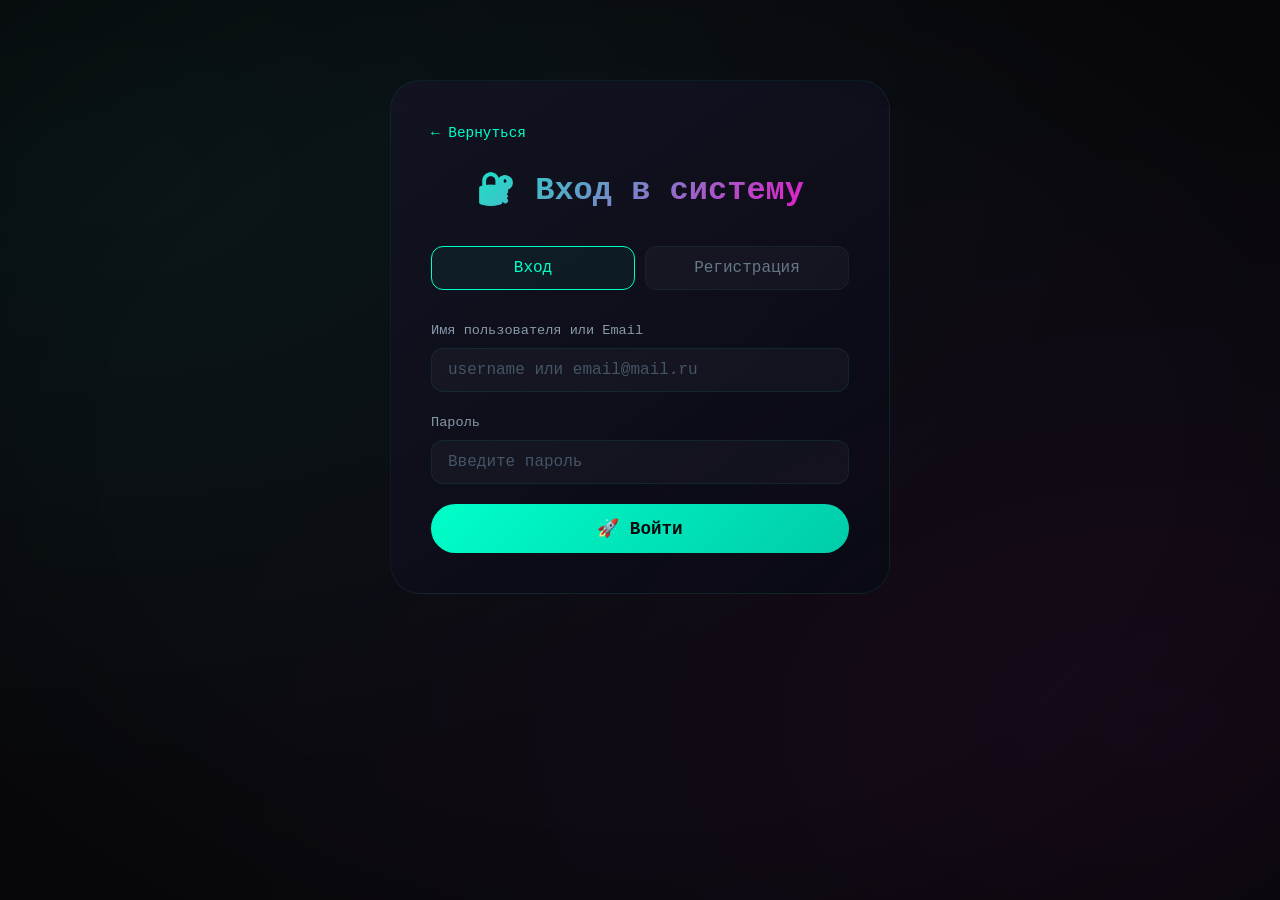
<file: auth.html>
<!DOCTYPE html>
<html lang="ru">
<head>
    <meta charset="UTF-8">
    <meta name="viewport" content="width=device-width, initial-scale=1.0">
    <title>Вход / Регистрация · Slip_Star</title>
    <link rel="stylesheet" href="style.css">
    <style>
        .auth-container {
            max-width: 500px;
            margin: 60px auto;
            padding: 40px;
            background: linear-gradient(145deg, rgba(20, 20, 35, 0.9), rgba(10, 10, 20, 0.95));
            border: 1px solid rgba(0, 255, 200, 0.08);
            border-radius: 30px;
            position: relative;
            z-index: 1;
        }

        .auth-container h1 {
            font-size: 2rem;
            background: linear-gradient(135deg, #00ffc8, #ff00c8);
            -webkit-background-clip: text;
            -webkit-text-fill-color: transparent;
            text-align: center;
            margin-bottom: 30px;
        }

        .auth-tabs {
            display: flex;
            gap: 10px;
            margin-bottom: 30px;
        }

        .auth-tabs button {
            flex: 1;
            padding: 12px;
            background: rgba(255, 255, 255, 0.03);
            border: 1px solid rgba(0, 255, 200, 0.06);
            border-radius: 12px;
            color: #667788;
            cursor: pointer;
            transition: 0.3s;
            font-family: inherit;
            font-size: 1rem;
        }

        .auth-tabs button.active {
            border-color: #00ffc8;
            color: #00ffc8;
            background: rgba(0, 255, 200, 0.05);
        }

        .auth-tabs button:hover {
            border-color: rgba(0, 255, 200, 0.2);
        }

        .auth-form {
            display: none;
        }

        .auth-form.active {
            display: block;
            animation: fadeIn 0.3s ease;
        }

        @keyframes fadeIn {
            0% { opacity: 0; transform: translateY(10px); }
            100% { opacity: 1; transform: translateY(0); }
        }

        .form-group {
            margin-bottom: 20px;
        }

        .form-group label {
            display: block;
            color: #8899aa;
            font-size: 0.85rem;
            margin-bottom: 6px;
        }

        .form-group input {
            width: 100%;
            padding: 12px 16px;
            background: rgba(255, 255, 255, 0.03);
            border: 1px solid rgba(0, 255, 200, 0.08);
            border-radius: 12px;
            color: #ccddee;
            font-size: 1rem;
            font-family: inherit;
            transition: 0.3s;
            outline: none;
        }

        .form-group input:focus {
            border-color: #00ffc8;
            box-shadow: 0 0 20px rgba(0, 255, 200, 0.05);
        }

        .form-group input::placeholder {
            color: #445566;
        }

        .submit-btn {
            width: 100%;
            padding: 14px;
            background: linear-gradient(135deg, #00ffc8, #00ccaa);
            color: #0a0a0f;
            border: none;
            border-radius: 30px;
            font-size: 1.1rem;
            font-weight: 700;
            font-family: inherit;
            cursor: pointer;
            transition: 0.3s;
        }

        .submit-btn:hover {
            transform: scale(1.02);
            box-shadow: 0 0 40px rgba(0, 255, 200, 0.2);
        }

        .submit-btn:disabled {
            opacity: 0.5;
            cursor: not-allowed;
            transform: none;
        }

        .message {
            margin-top: 15px;
            padding: 12px;
            border-radius: 12px;
            text-align: center;
            display: none;
        }

        .message.success {
            display: block;
            background: rgba(0, 255, 200, 0.08);
            color: #00ffc8;
            border: 1px solid rgba(0, 255, 200, 0.1);
        }

        .message.error {
            display: block;
            background: rgba(255, 0, 100, 0.08);
            color: #ff4466;
            border: 1px solid rgba(255, 0, 100, 0.1);
        }

        .back-link {
            display: inline-block;
            color: #00ffc8;
            text-decoration: none;
            margin-bottom: 20px;
            transition: 0.3s;
            font-size: 0.9rem;
        }

        .back-link:hover {
            color: #ff00c8;
            transform: translateX(-5px);
        }

        .user-info {
            text-align: center;
            padding: 20px;
            background: rgba(0, 255, 200, 0.05);
            border-radius: 12px;
            border: 1px solid rgba(0, 255, 200, 0.1);
        }

        .user-info .username {
            font-size: 1.5rem;
            color: #00ffc8;
        }

        .user-info .email {
            color: #667788;
            font-size: 0.9rem;
        }

        .logout-link {
            display: inline-block;
            margin-top: 15px;
            padding: 8px 20px;
            background: rgba(255, 0, 100, 0.1);
            color: #ff4466;
            border: 1px solid rgba(255, 0, 100, 0.2);
            border-radius: 30px;
            text-decoration: none;
            transition: 0.3s;
        }

        .logout-link:hover {
            background: rgba(255, 0, 100, 0.2);
        }

        .password-hint {
            color: #445566;
            font-size: 0.7rem;
            margin-top: 5px;
        }
    </style>
</head>
<body>
    <div class="container">
        <div class="auth-container">
            <a href="index.html" class="back-link">← Вернуться</a>
            <h1>🔐 Вход в систему</h1>

            <!-- Вкладки -->
            <div class="auth-tabs">
                <button class="active" data-tab="login">Вход</button>
                <button data-tab="register">Регистрация</button>
            </div>

            <!-- Форма входа -->
            <div class="auth-form active" id="loginForm">
                <form id="loginFormElement">
                    <div class="form-group">
                        <label for="loginUsername">Имя пользователя или Email</label>
                        <input type="text" id="loginUsername" placeholder="username или email@mail.ru" required>
                    </div>
                    <div class="form-group">
                        <label for="loginPassword">Пароль</label>
                        <input type="password" id="loginPassword" placeholder="Введите пароль" required>
                    </div>
                    <button type="submit" class="submit-btn">🚀 Войти</button>
                </form>
                <div class="message" id="loginMessage"></div>
            </div>

            <!-- Форма регистрации -->
            <div class="auth-form" id="registerForm">
                <form id="registerFormElement">
                    <div class="form-group">
                        <label for="regUsername">Имя пользователя</label>
                        <input type="text" id="regUsername" placeholder="от 3 до 30 символов" required>
                    </div>
                    <div class="form-group">
                        <label for="regEmail">Email</label>
                        <input type="email" id="regEmail" placeholder="your@email.ru" required>
                    </div>
                    <div class="form-group">
                        <label for="regPassword">Пароль</label>
                        <input type="password" id="regPassword" placeholder="минимум 6 символов" required>
                        <div class="password-hint">Пароль должен содержать минимум 6 символов</div>
                    </div>
                    <button type="submit" class="submit-btn">🚀 Зарегистрироваться</button>
                </form>
                <div class="message" id="registerMessage"></div>
            </div>

            <!-- Информация о пользователе (скрыта по умолчанию) -->
            <div id="userInfo" style="display: none;">
                <div class="user-info">
                    <div>👋 Добро пожаловать,</div>
                    <div class="username" id="userNameDisplay"></div>
                    <div class="email" id="userEmailDisplay"></div>
                    <a href="logout.php" class="logout-link">🚪 Выйти</a>
                </div>
            </div>
        </div>
    </div>

    <script>
        // ===== ПЕРЕКЛЮЧЕНИЕ ВКЛАДОК =====
        document.querySelectorAll('.auth-tabs button').forEach(btn => {
            btn.addEventListener('click', function() {
                document.querySelectorAll('.auth-tabs button').forEach(b => b.classList.remove('active'));
                this.classList.add('active');

                const tab = this.dataset.tab;
                document.querySelectorAll('.auth-form').forEach(form => form.classList.remove('active'));
                document.getElementById(tab + 'Form').classList.add('active');

                // Скрываем сообщения
                document.querySelectorAll('.message').forEach(m => {
                    m.className = 'message';
                    m.style.display = 'none';
                });
            });
        });

        // ===== РЕГИСТРАЦИЯ =====
        document.getElementById('registerFormElement').addEventListener('submit', async function(e) {
            e.preventDefault();

            const submitBtn = this.querySelector('.submit-btn');
            const message = document.getElementById('registerMessage');

            submitBtn.disabled = true;
            submitBtn.textContent = '⏳ Регистрация...';

            const data = {
                username: document.getElementById('regUsername').value.trim(),
                email: document.getElementById('regEmail').value.trim(),
                password: document.getElementById('regPassword').value
            };

            try {
                const response = await fetch('register.php', {
                    method: 'POST',
                    headers: { 'Content-Type': 'application/json' },
                    body: JSON.stringify(data)
                });

                const result = await response.json();

                message.className = 'message ' + (result.success ? 'success' : 'error');
                message.textContent = result.message;
                message.style.display = 'block';

                if (result.success) {
                    // Очищаем форму
                    this.reset();
                    // Переключаем на вкладку входа
                    document.querySelector('[data-tab="login"]').click();
                }

            } catch (error) {
                message.className = 'message error';
                message.textContent = 'Ошибка: ' + error.message;
                message.style.display = 'block';
            } finally {
                submitBtn.disabled = false;
                submitBtn.textContent = '🚀 Зарегистрироваться';
            }
        });

        // ===== ВХОД =====
        document.getElementById('loginFormElement').addEventListener('submit', async function(e) {
            e.preventDefault();

            const submitBtn = this.querySelector('.submit-btn');
            const message = document.getElementById('loginMessage');

            submitBtn.disabled = true;
            submitBtn.textContent = '⏳ Вход...';

            const data = {
                login: document.getElementById('loginUsername').value.trim(),
                password: document.getElementById('loginPassword').value
            };

            try {
                const response = await fetch('login.php', {
                    method: 'POST',
                    headers: { 'Content-Type': 'application/json' },
                    body: JSON.stringify(data)
                });

                const result = await response.json();

                message.className = 'message ' + (result.success ? 'success' : 'error');
                message.textContent = result.message;
                message.style.display = 'block';

                if (result.success) {
                    // Показываем информацию о пользователе
                    document.querySelector('.auth-tabs').style.display = 'none';
                    document.querySelectorAll('.auth-form').forEach(f => f.style.display = 'none');
                    document.getElementById('userInfo').style.display = 'block';
                    document.getElementById('userNameDisplay').textContent = result.user.username;
                    document.getElementById('userEmailDisplay').textContent = result.user.email;
                }

            } catch (error) {
                message.className = 'message error';
                message.textContent = 'Ошибка: ' + error.message;
                message.style.display = 'block';
            } finally {
                submitBtn.disabled = false;
                submitBtn.textContent = '🚀 Войти';
            }
        });

        // ===== ПРОВЕРКА СТАТУСА ПРИ ЗАГРУЗКЕ =====
        async function checkAuth() {
            try {
                const response = await fetch('check-auth.php');
                const result = await response.json();

                if (result.loggedIn) {
                    document.querySelector('.auth-tabs').style.display = 'none';
                    document.querySelectorAll('.auth-form').forEach(f => f.style.display = 'none');
                    document.getElementById('userInfo').style.display = 'block';
                    document.getElementById('userNameDisplay').textContent = result.user.username;
                    document.getElementById('userEmailDisplay').textContent = result.user.email;
                }
            } catch (error) {
                console.error('Ошибка проверки авторизации:', error);
            }
        }

        checkAuth();

        console.log('%c🔐 Система авторизации загружена', 'color:#00ffc8; font-size:16px;');
    </script>
</body>
</html>
</file>
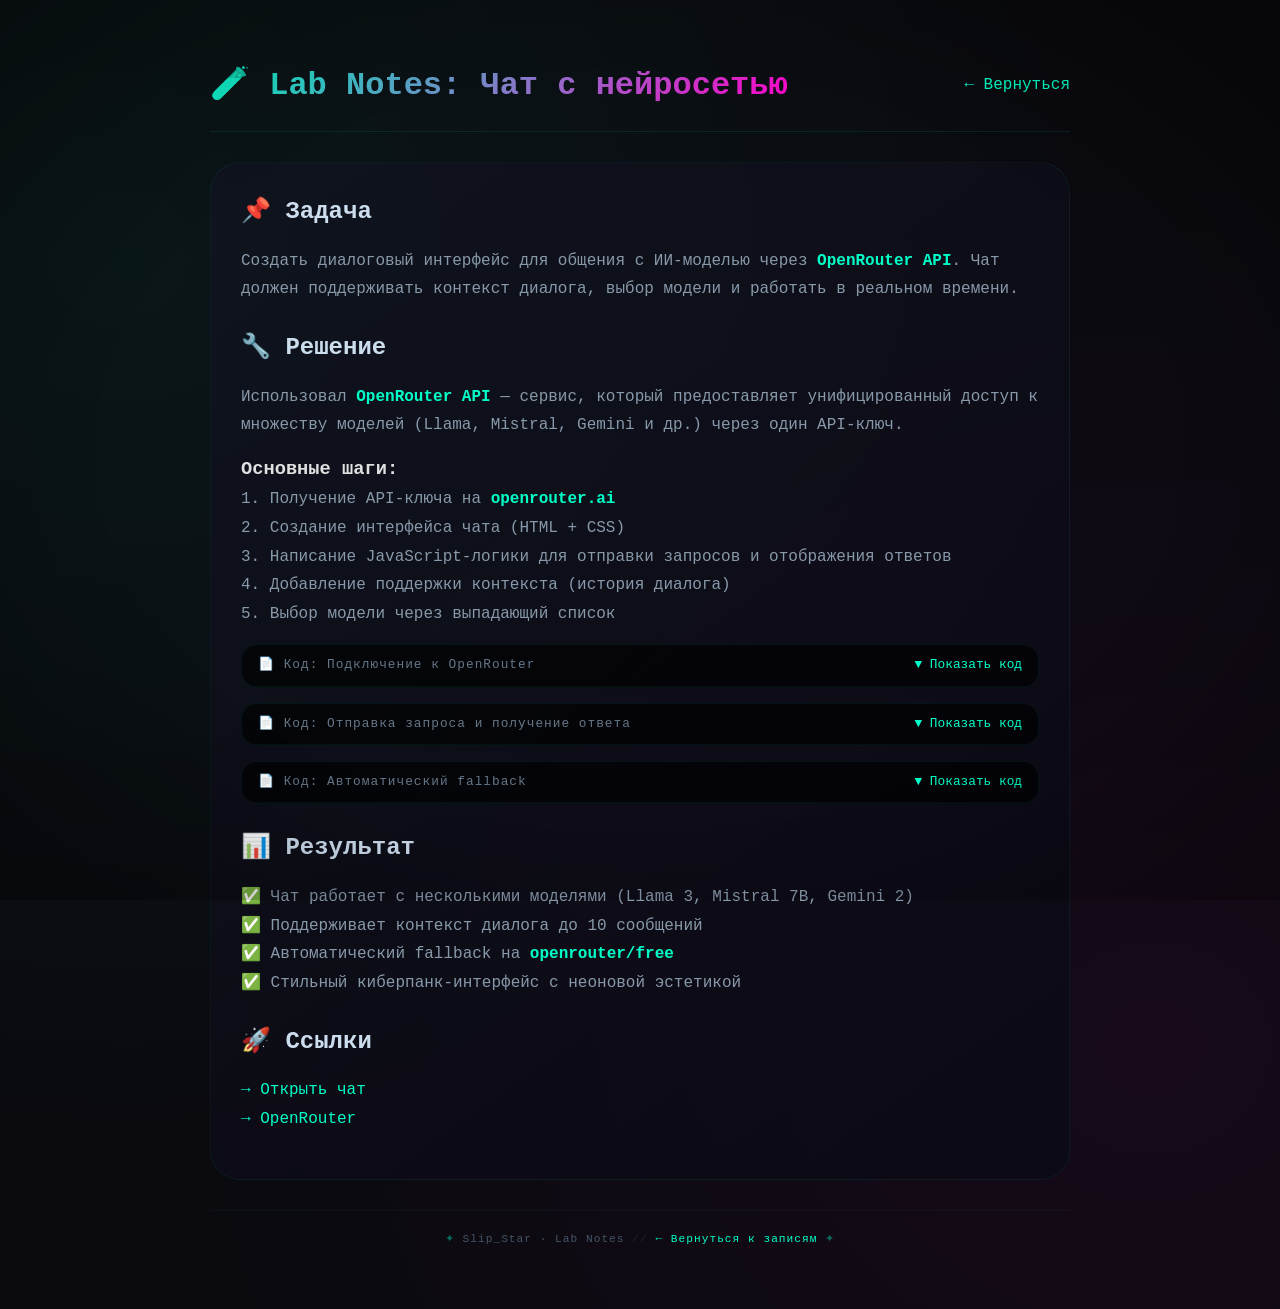
<file: blog-chat.html>
<!DOCTYPE html>
<html lang="ru">
<head>
    <meta charset="UTF-8">
    <meta name="viewport" content="width=device-width, initial-scale=1.0">
    <title>Lab Notes: Чат с нейросетью · Slip_Star</title>
    <meta name="description" content="Как я делал чат с нейросетью через OpenRouter API. Интеграция, контекст, выбор модели.">
    <link rel="stylesheet" href="style.css">
    <style>
        .blog-post-container {
            max-width: 900px;
            margin: 0 auto;
            padding: 20px;
            position: relative;
            z-index: 1;
        }

        .blog-post-header {
            display: flex;
            justify-content: space-between;
            align-items: center;
            padding: 20px 0;
            border-bottom: 1px solid rgba(0, 255, 200, 0.1);
            margin-bottom: 30px;
            flex-wrap: wrap;
            gap: 15px;
        }

        .blog-post-header h1 {
            font-size: 2rem;
            background: linear-gradient(135deg, #00ffc8, #ff00c8);
            -webkit-background-clip: text;
            -webkit-text-fill-color: transparent;
        }

        .back-link {
            color: #00ffc8;
            text-decoration: none;
            transition: 0.3s;
            font-family: 'Courier New', monospace;
        }

        .back-link:hover {
            color: #ff00c8;
            transform: translateX(-5px);
        }

        .blog-post-content {
            background: linear-gradient(145deg, rgba(20, 20, 35, 0.6), rgba(10, 10, 20, 0.8));
            border: 1px solid rgba(0, 255, 200, 0.06);
            border-radius: 30px;
            padding: 30px;
            margin-bottom: 30px;
        }

        .blog-post-content h2 {
            color: #ccddee;
            font-size: 1.5rem;
            margin: 25px 0 15px;
        }

        .blog-post-content h2:first-child {
            margin-top: 0;
        }

        .blog-post-content p {
            color: #8899aa;
            line-height: 1.8;
            margin-bottom: 15px;
        }

        .blog-post-content .highlight {
            color: #00ffc8;
            font-weight: 600;
        }

        .blog-post-content .code-block {
            background: rgba(0, 0, 0, 0.5);
            border: 1px solid rgba(0, 255, 200, 0.06);
            border-radius: 16px;
            margin: 15px 0;
            overflow: hidden;
        }

        .code-block-header {
            display: flex;
            justify-content: space-between;
            align-items: center;
            padding: 10px 16px;
            background: rgba(0, 0, 0, 0.3);
            border-bottom: 1px solid rgba(0, 255, 200, 0.04);
            cursor: pointer;
            transition: 0.3s;
        }

        .code-block-header:hover {
            background: rgba(0, 0, 0, 0.5);
        }

        .code-block-header .code-title {
            color: #667788;
            font-size: 0.8rem;
            font-family: 'Courier New', monospace;
            letter-spacing: 1px;
        }

        .code-block-header .code-toggle {
            color: #00ffc8;
            font-size: 0.8rem;
            transition: 0.3s;
        }

        .code-block-header .code-toggle:hover {
            color: #ff00c8;
        }

        .code-block-body {
            display: none;
            padding: 16px;
            overflow-x: auto;
        }

        .code-block-body.active {
            display: block;
            animation: codeFade 0.3s ease;
        }

        @keyframes codeFade {
            0% { opacity: 0; transform: translateY(-10px); }
            100% { opacity: 1; transform: translateY(0); }
        }

        .code-block-body pre {
            margin: 0;
            font-family: 'Courier New', monospace;
            font-size: 0.75rem;
            line-height: 1.7;
            color: #aabbcc;
            white-space: pre-wrap;
            word-break: break-word;
        }

        .code-block-body .comment {
            color: #445566;
        }
        .code-block-body .string {
            color: #88ff88;
        }
        .code-block-body .keyword {
            color: #ff88ff;
        }
        .code-block-body .function {
            color: #88ccff;
        }
        .code-block-body .variable {
            color: #ffcc88;
        }

        .blog-post-footer {
            border-top: 1px solid rgba(0, 255, 200, 0.05);
            padding: 20px 0;
            text-align: center;
            color: #445566;
            font-size: 0.7rem;
            letter-spacing: 1px;
        }

        .blog-post-footer a {
            color: #00ffc8;
            text-decoration: none;
        }

        .blog-post-footer a:hover {
            color: #ff00c8;
        }

        @media (max-width: 768px) {
            .blog-post-content { padding: 20px; }
            .blog-post-header h1 { font-size: 1.5rem; }
            .code-block-body pre { font-size: 0.65rem; }
        }
    </style>
</head>
<body>
    <div class="container">
        <div class="blog-post-container">
            <!-- ===== ШАПКА ===== -->
            <div class="blog-post-header">
                <h1>🧪 Lab Notes: Чат с нейросетью</h1>
                <a href="index.html#blog" class="back-link">← Вернуться</a>
            </div>

            <!-- ===== СОДЕРЖАНИЕ ===== -->
            <div class="blog-post-content">
                <h2>📌 Задача</h2>
                <p>Создать диалоговый интерфейс для общения с ИИ-моделью через <span class="highlight">OpenRouter API</span>. Чат должен поддерживать контекст диалога, выбор модели и работать в реальном времени.</p>

                <h2>🔧 Решение</h2>
                <p>Использовал <span class="highlight">OpenRouter API</span> — сервис, который предоставляет унифицированный доступ к множеству моделей (Llama, Mistral, Gemini и др.) через один API-ключ.</p>

                <h3>Основные шаги:</h3>
                <p>1. Получение API-ключа на <span class="highlight">openrouter.ai</span><br>
                2. Создание интерфейса чата (HTML + CSS)<br>
                3. Написание JavaScript-логики для отправки запросов и отображения ответов<br>
                4. Добавление поддержки контекста (история диалога)<br>
                5. Выбор модели через выпадающий список</p>

                <!-- ===== БЛОК С КОДОМ 1 ===== -->
                <div class="code-block">
                    <div class="code-block-header" onclick="toggleCode(this)">
                        <span class="code-title">📄 Код: Подключение к OpenRouter</span>
                        <span class="code-toggle">▼ Показать код</span>
                    </div>
                    <div class="code-block-body">
                        <pre>
<span class="comment">// ===== КОНФИГУРАЦИЯ =====</span>
<span class="keyword">const</span> <span class="variable">OPENROUTER_API_KEY</span> = <span class="string">'sk-or-v1-...'</span>;
<span class="keyword">const</span> <span class="variable">OPENROUTER_URL</span> = <span class="string">'https://openrouter.ai/api/v1/chat/completions'</span>;

<span class="keyword">let</span> <span class="variable">conversationHistory</span> = [];
<span class="keyword">let</span> <span class="variable">isProcessing</span> = <span class="keyword">false</span>;

<span class="comment">// ===== ДОБАВЛЕНИЕ СООБЩЕНИЯ =====</span>
<span class="keyword">function</span> <span class="function">addMessage</span>(role, content) {
    <span class="keyword">const</span> msgDiv = <span class="function">document</span>.<span class="function">createElement</span>(<span class="string">'div'</span>);
    msgDiv.className = <span class="string">`chat-message ${role}`</span>;
    msgDiv.innerHTML = <span class="string">`
        &lt;div class="message-role"&gt;${role === 'user' ? '👤 Вы' : '🤖 Ассистент'}&lt;/div&gt;
        ${content}
        &lt;span class="message-time"&gt;${new Date().toLocaleTimeString()}&lt;/span&gt;
    `</span>;
    chatMessages.appendChild(msgDiv);
    chatMessages.scrollTop = chatMessages.scrollHeight;
}
</pre>
                    </div>
                </div>

                <!-- ===== БЛОК С КОДОМ 2 ===== -->
                <div class="code-block">
                    <div class="code-block-header" onclick="toggleCode(this)">
                        <span class="code-title">📄 Код: Отправка запроса и получение ответа</span>
                        <span class="code-toggle">▼ Показать код</span>
                    </div>
                    <div class="code-block-body">
                        <pre>
<span class="comment">// ===== ОТПРАВКА ЗАПРОСА =====</span>
<span class="keyword">async function</span> <span class="function">sendToAI</span>(userMessage) {
    <span class="keyword">if</span> (isProcessing) <span class="keyword">return</span>;

    isProcessing = <span class="keyword">true</span>;
    conversationHistory.<span class="function">push</span>({ role: <span class="string">'user'</span>, content: userMessage });
    <span class="function">addMessage</span>(<span class="string">'user'</span>, userMessage);

    <span class="keyword">try</span> {
        <span class="keyword">const</span> response = <span class="keyword">await</span> <span class="function">fetch</span>(OPENROUTER_URL, {
            method: <span class="string">'POST'</span>,
            headers: {
                <span class="string">'Content-Type'</span>: <span class="string">'application/json'</span>,
                <span class="string">'Authorization'</span>: <span class="string">`Bearer ${OPENROUTER_API_KEY}`</span>,
                <span class="string">'HTTP-Referer'</span>: window.location.href,
                <span class="string">'X-Title'</span>: <span class="string">'Slip_Star Chat'</span>
            },
            body: JSON.stringify({
                model: modelSelect.value,
                messages: conversationHistory,
                max_tokens: 1000,
                temperature: 0.7,
                stream: <span class="keyword">false</span>
            })
        });

        <span class="keyword">const</span> data = <span class="keyword">await</span> response.json();
        <span class="keyword">const</span> assistantMessage = data.choices[0].message.content;

        conversationHistory.<span class="function">push</span>({ role: <span class="string">'assistant'</span>, content: assistantMessage });
        <span class="function">addMessage</span>(<span class="string">'assistant'</span>, assistantMessage);

    } <span class="keyword">catch</span> (error) {
        <span class="function">addMessage</span>(<span class="string">'assistant'</span>, <span class="string">`⚠️ Ошибка: ${error.message}`</span>);
    } <span class="keyword">finally</span> {
        isProcessing = <span class="keyword">false</span>;
        messageInput.focus();
    }
}
</pre>
                    </div>
                </div>

                <!-- ===== БЛОК С КОДОМ 3 ===== -->
                <div class="code-block">
                    <div class="code-block-header" onclick="toggleCode(this)">
                        <span class="code-title">📄 Код: Автоматический fallback</span>
                        <span class="code-toggle">▼ Показать код</span>
                    </div>
                    <div class="code-block-body">
                        <pre>
<span class="comment">// ===== АВТОМАТИЧЕСКИЙ FALLBACK =====</span>
<span class="keyword">if</span> (<span class="variable">errorMsg</span>.<span class="function">includes</span>(<span class="string">'No endpoints found'</span>) || 
    <span class="variable">errorMsg</span>.<span class="function">includes</span>(<span class="string">'Insufficient credits'</span>)) {
    
    <span class="keyword">if</span> (modelSelect.value !== <span class="string">'openrouter/free'</span>) {
        statusIndicator.textContent = <span class="string">'⏳ Модель недоступна, пробую OpenRouter Free...'</span>;
        modelSelect.value = <span class="string">'openrouter/free'</span>;
        
        <span class="keyword">const</span> retryResponse = <span class="keyword">await</span> <span class="function">fetch</span>(OPENROUTER_URL, {
            method: <span class="string">'POST'</span>,
            headers: {
                <span class="string">'Content-Type'</span>: <span class="string">'application/json'</span>,
                <span class="string">'Authorization'</span>: <span class="string">`Bearer ${OPENROUTER_API_KEY}`</span>
            },
            body: JSON.stringify({
                model: <span class="string">'openrouter/free'</span>,
                messages: conversationHistory,
                max_tokens: 1000,
                temperature: 0.7,
                stream: <span class="keyword">false</span>
            })
        });
        
        <span class="keyword">const</span> retryData = <span class="keyword">await</span> retryResponse.json();
        <span class="keyword">const</span> assistantMessage = retryData.choices[0].message.content;
        <span class="function">addMessage</span>(<span class="string">'assistant'</span>, assistantMessage);
    }
}
</pre>
                    </div>
                </div>

                <h2>📊 Результат</h2>
                <p>✅ Чат работает с несколькими моделями (Llama 3, Mistral 7B, Gemini 2)<br>
                ✅ Поддерживает контекст диалога до 10 сообщений<br>
                ✅ Автоматический fallback на <span class="highlight">openrouter/free</span><br>
                ✅ Стильный киберпанк-интерфейс с неоновой эстетикой</p>

                <h2>🚀 Ссылки</h2>
                <p>
                    <a href="chat.html" style="color: #00ffc8; text-decoration: none;">→ Открыть чат</a><br>
                    <a href="https://openrouter.ai" target="_blank" style="color: #00ffc8; text-decoration: none;">→ OpenRouter</a>
                </p>
            </div>

            <!-- ===== ПОДВАЛ ===== -->
            <div class="blog-post-footer">
                <span class="glow" style="color: #00ffc8; opacity: 0.4;">✦</span> Slip_Star · Lab Notes 
                <span style="opacity:0.3;">//</span> 
                <a href="index.html#blog">← Вернуться к записям</a>
                <span class="glow" style="color: #00ffc8; opacity: 0.4;">✦</span>
            </div>
        </div>
    </div>

    <script>
        // ===== ТОГГЛ КОДА =====
        function toggleCode(headerElement) {
            const body = headerElement.nextElementSibling;
            const toggle = headerElement.querySelector('.code-toggle');
            
            if (body.classList.contains('active')) {
                body.classList.remove('active');
                toggle.textContent = '▼ Показать код';
            } else {
                body.classList.add('active');
                toggle.textContent = '▲ Скрыть код';
            }
        }

        // Консольное приветствие
        console.log('%c🧪 Lab Notes: Чат с нейросетью', 'font-size:18px; font-weight:bold; color:#00ffc8;');
        console.log('%cКод можно разворачивать и сворачивать.', 'color:#667788;');
    </script>
</body>
</html>
</file>
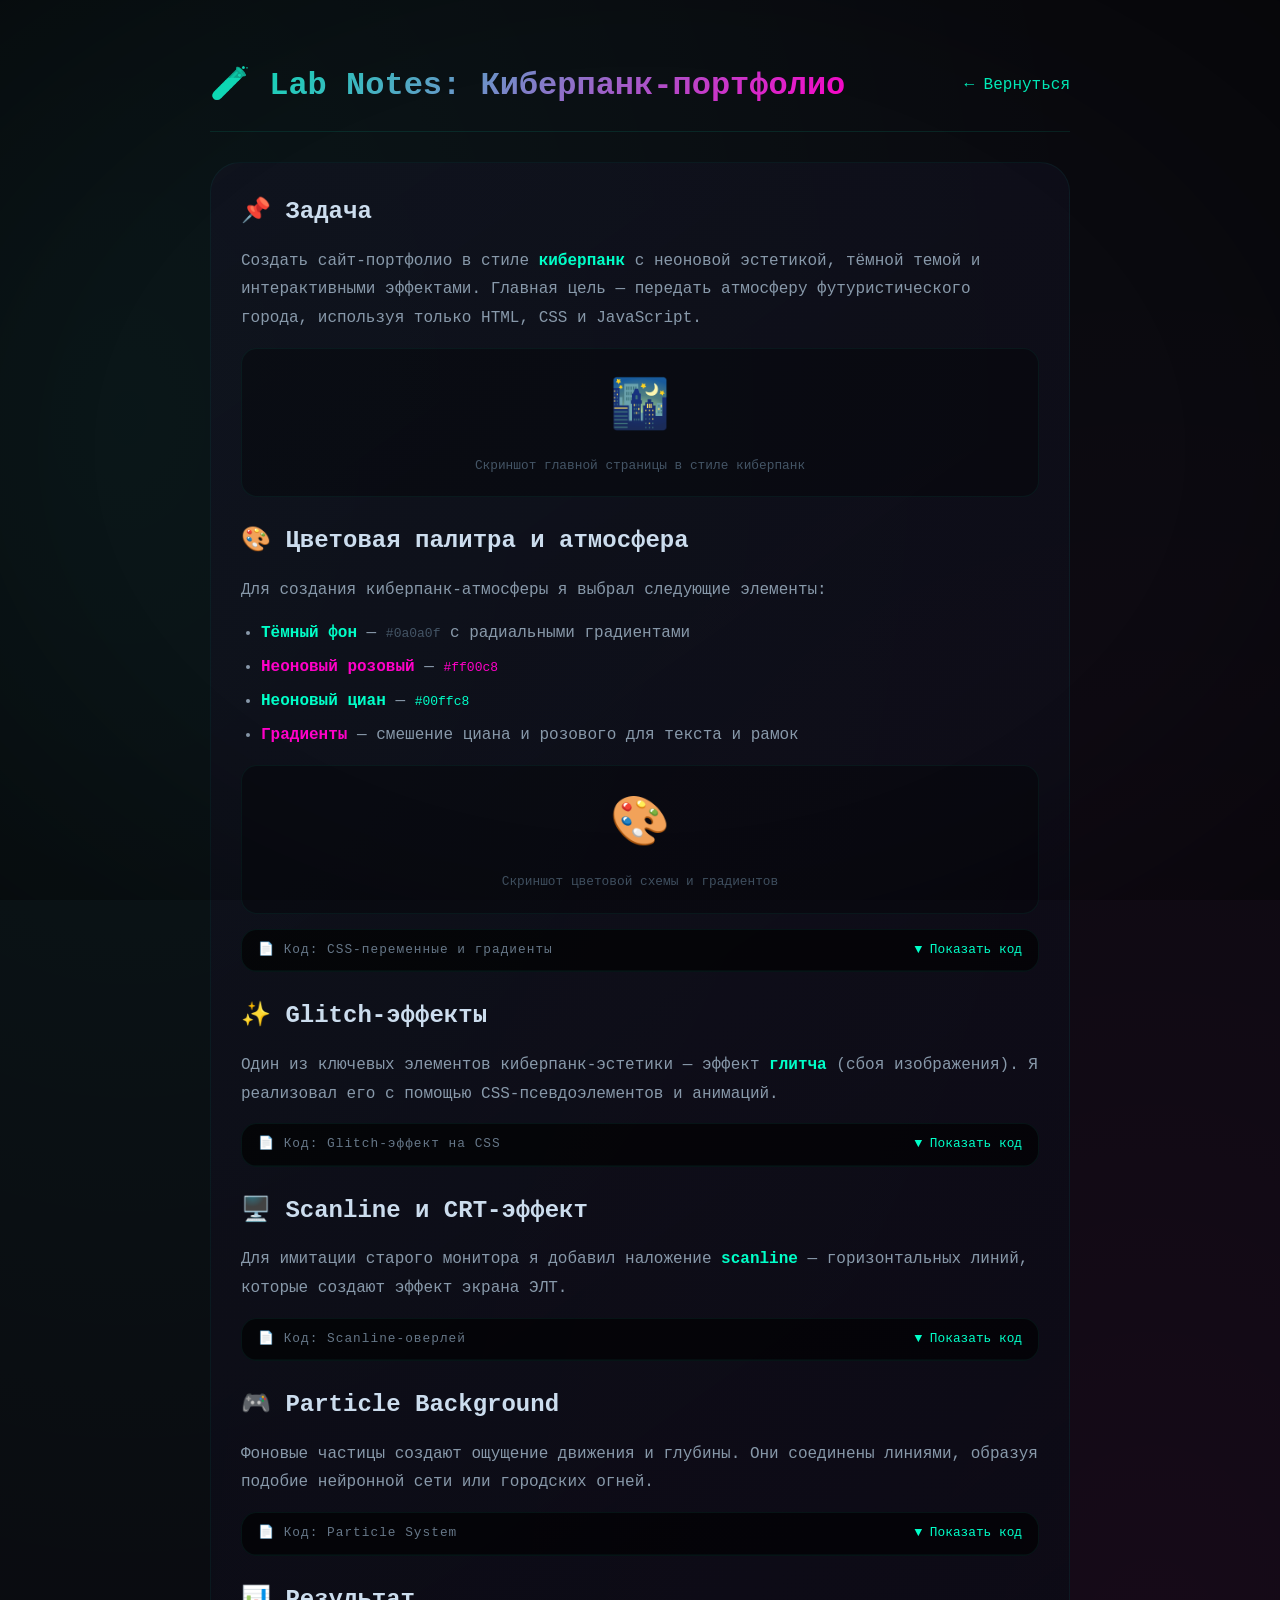
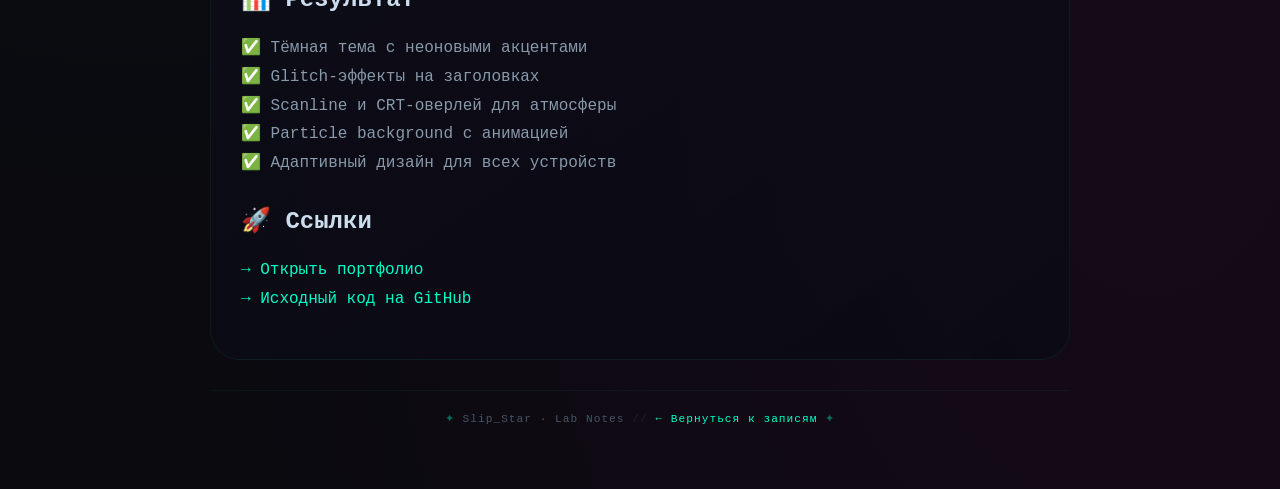
<file: blog-design.html>
<!DOCTYPE html>
<html lang="ru">
<head>
    <meta charset="UTF-8">
    <meta name="viewport" content="width=device-width, initial-scale=1.0">
    <title>Lab Notes: Киберпанк-портфолио · Slip_Star</title>
    <meta name="description" content="Как я создавал тёмную тему, неоновые градиенты и glitch-эффекты для портфолио.">
    <link rel="stylesheet" href="style.css">
    <style>
        .blog-post-container {
            max-width: 900px;
            margin: 0 auto;
            padding: 20px;
            position: relative;
            z-index: 1;
        }

        .blog-post-header {
            display: flex;
            justify-content: space-between;
            align-items: center;
            padding: 20px 0;
            border-bottom: 1px solid rgba(0, 255, 200, 0.1);
            margin-bottom: 30px;
            flex-wrap: wrap;
            gap: 15px;
        }

        .blog-post-header h1 {
            font-size: 2rem;
            background: linear-gradient(135deg, #00ffc8, #ff00c8);
            -webkit-background-clip: text;
            -webkit-text-fill-color: transparent;
        }

        .back-link {
            color: #00ffc8;
            text-decoration: none;
            transition: 0.3s;
            font-family: 'Courier New', monospace;
        }

        .back-link:hover {
            color: #ff00c8;
            transform: translateX(-5px);
        }

        .blog-post-content {
            background: linear-gradient(145deg, rgba(20, 20, 35, 0.6), rgba(10, 10, 20, 0.8));
            border: 1px solid rgba(0, 255, 200, 0.06);
            border-radius: 30px;
            padding: 30px;
            margin-bottom: 30px;
        }

        .blog-post-content h2 {
            color: #ccddee;
            font-size: 1.5rem;
            margin: 25px 0 15px;
        }

        .blog-post-content h2:first-child {
            margin-top: 0;
        }

        .blog-post-content h3 {
            color: #aabbcc;
            font-size: 1.1rem;
            margin: 20px 0 10px;
        }

        .blog-post-content p {
            color: #8899aa;
            line-height: 1.8;
            margin-bottom: 15px;
        }

        .blog-post-content .highlight {
            color: #00ffc8;
            font-weight: 600;
        }

        .blog-post-content .highlight-pink {
            color: #ff00c8;
            font-weight: 600;
        }

        .blog-post-content ul {
            color: #8899aa;
            line-height: 1.8;
            padding-left: 20px;
            margin-bottom: 15px;
        }

        .blog-post-content ul li {
            margin-bottom: 5px;
        }

        .blog-post-content .code-block {
            background: rgba(0, 0, 0, 0.5);
            border: 1px solid rgba(0, 255, 200, 0.06);
            border-radius: 16px;
            margin: 15px 0;
            overflow: hidden;
        }

        .code-block-header {
            display: flex;
            justify-content: space-between;
            align-items: center;
            padding: 10px 16px;
            background: rgba(0, 0, 0, 0.3);
            border-bottom: 1px solid rgba(0, 255, 200, 0.04);
            cursor: pointer;
            transition: 0.3s;
        }

        .code-block-header:hover {
            background: rgba(0, 0, 0, 0.5);
        }

        .code-block-header .code-title {
            color: #667788;
            font-size: 0.8rem;
            font-family: 'Courier New', monospace;
            letter-spacing: 1px;
        }

        .code-block-header .code-toggle {
            color: #00ffc8;
            font-size: 0.8rem;
            transition: 0.3s;
        }

        .code-block-header .code-toggle:hover {
            color: #ff00c8;
        }

        .code-block-body {
            display: none;
            padding: 16px;
            overflow-x: auto;
        }

        .code-block-body.active {
            display: block;
            animation: codeFade 0.3s ease;
        }

        @keyframes codeFade {
            0% { opacity: 0; transform: translateY(-10px); }
            100% { opacity: 1; transform: translateY(0); }
        }

        .code-block-body pre {
            margin: 0;
            font-family: 'Courier New', monospace;
            font-size: 0.75rem;
            line-height: 1.7;
            color: #aabbcc;
            white-space: pre-wrap;
            word-break: break-word;
        }

        .code-block-body .comment {
            color: #445566;
        }
        .code-block-body .string {
            color: #88ff88;
        }
        .code-block-body .keyword {
            color: #ff88ff;
        }
        .code-block-body .property {
            color: #88ccff;
        }
        .code-block-body .selector {
            color: #ffcc88;
        }
        .code-block-body .value {
            color: #88ffaa;
        }

        .blog-post-footer {
            border-top: 1px solid rgba(0, 255, 200, 0.05);
            padding: 20px 0;
            text-align: center;
            color: #445566;
            font-size: 0.7rem;
            letter-spacing: 1px;
        }

        .blog-post-footer a {
            color: #00ffc8;
            text-decoration: none;
        }

        .blog-post-footer a:hover {
            color: #ff00c8;
        }

        .screenshot-placeholder {
            background: rgba(0, 0, 0, 0.3);
            border: 1px solid rgba(0, 255, 200, 0.06);
            border-radius: 16px;
            padding: 20px;
            text-align: center;
            color: #445566;
            font-family: 'Courier New', monospace;
            font-size: 0.8rem;
            margin: 15px 0;
        }

        .screenshot-placeholder .icon {
            font-size: 3rem;
            display: block;
            margin-bottom: 10px;
        }

        @media (max-width: 768px) {
            .blog-post-content { padding: 20px; }
            .blog-post-header h1 { font-size: 1.5rem; }
            .code-block-body pre { font-size: 0.65rem; }
        }
    </style>
</head>
<body>
    <div class="container">
        <div class="blog-post-container">
            <!-- ===== ШАПКА ===== -->
            <div class="blog-post-header">
                <h1>🧪 Lab Notes: Киберпанк-портфолио</h1>
                <a href="index.html#blog" class="back-link">← Вернуться</a>
            </div>

            <!-- ===== СОДЕРЖАНИЕ ===== -->
            <div class="blog-post-content">
                <h2>📌 Задача</h2>
                <p>Создать сайт-портфолио в стиле <span class="highlight">киберпанк</span> с неоновой эстетикой, тёмной темой и интерактивными эффектами. Главная цель — передать атмосферу футуристического города, используя только HTML, CSS и JavaScript.</p>

                <div class="screenshot-placeholder">
                    <span class="icon">🌃</span>
                    Скриншот главной страницы в стиле киберпанк
                </div>

                <h2>🎨 Цветовая палитра и атмосфера</h2>
                <p>Для создания киберпанк-атмосферы я выбрал следующие элементы:</p>
                <ul>
                    <li><span class="highlight">Тёмный фон</span> — <code style="color:#445566;">#0a0a0f</code> с радиальными градиентами</li>
                    <li><span class="highlight-pink">Неоновый розовый</span> — <code style="color:#ff00c8;">#ff00c8</code></li>
                    <li><span class="highlight">Неоновый циан</span> — <code style="color:#00ffc8;">#00ffc8</code></li>
                    <li><span class="highlight-pink">Градиенты</span> — смешение циана и розового для текста и рамок</li>
                </ul>

                <div class="screenshot-placeholder">
                    <span class="icon">🎨</span>
                    Скриншот цветовой схемы и градиентов
                </div>

                <!-- ===== БЛОК С КОДОМ 1 ===== -->
                <div class="code-block">
                    <div class="code-block-header" onclick="toggleCode(this)">
                        <span class="code-title">📄 Код: CSS-переменные и градиенты</span>
                        <span class="code-toggle">▼ Показать код</span>
                    </div>
                    <div class="code-block-body">
                        <pre>
<span class="comment">/* ===== ГЛОБАЛЬНЫЕ СТИЛИ ===== */</span>
<span class="selector">:root</span> {
    <span class="property">--bg-primary</span>: <span class="value">#0a0a0f</span>;
    <span class="property">--bg-secondary</span>: <span class="value">#12121f</span>;
    <span class="property">--text-primary</span>: <span class="value">#e0e0e0</span>;
    <span class="property">--text-secondary</span>: <span class="value">#8899aa</span>;
    <span class="property">--neon-cyan</span>: <span class="value">#00ffc8</span>;
    <span class="property">--neon-pink</span>: <span class="value">#ff00c8</span>;
    <span class="property">--neon-gold</span>: <span class="value">#ffcc00</span>;
}

<span class="selector">body</span> {
    <span class="property">background</span>: <span class="value">var(--bg-primary)</span>;
    <span class="property">background-image</span>: 
        <span class="value">radial-gradient(ellipse at 10% 20%, rgba(0, 255, 200, 0.05) 0%, transparent 60%)</span>,
        <span class="value">radial-gradient(ellipse at 90% 80%, rgba(255, 0, 200, 0.05) 0%, transparent 60%)</span>;
}

<span class="comment">/* Градиент для заголовков */</span>
<span class="selector">.logo</span> {
    <span class="property">background</span>: <span class="value">linear-gradient(135deg, var(--neon-cyan), var(--neon-pink))</span>;
    <span class="property">-webkit-background-clip</span>: <span class="value">text</span>;
    <span class="property">-webkit-text-fill-color</span>: <span class="value">transparent</span>;
}
</pre>
                    </div>
                </div>

                <h2>✨ Glitch-эффекты</h2>
                <p>Один из ключевых элементов киберпанк-эстетики — эффект <span class="highlight">глитча</span> (сбоя изображения). Я реализовал его с помощью CSS-псевдоэлементов и анимаций.</p>

                <!-- ===== БЛОК С КОДОМ 2 ===== -->
                <div class="code-block">
                    <div class="code-block-header" onclick="toggleCode(this)">
                        <span class="code-title">📄 Код: Glitch-эффект на CSS</span>
                        <span class="code-toggle">▼ Показать код</span>
                    </div>
                    <div class="code-block-body">
                        <pre>
<span class="comment">/* ===== GLITCH ЭФФЕКТ ===== */</span>
<span class="selector">.glitch</span> {
    <span class="property">position</span>: <span class="value">relative</span>;
    <span class="property">display</span>: <span class="value">inline-block</span>;
}

<span class="selector">.glitch::before</span>,
<span class="selector">.glitch::after</span> {
    <span class="property">content</span>: <span class="value">attr(data-text)</span>;
    <span class="property">position</span>: <span class="value">absolute</span>;
    <span class="property">top</span>: <span class="value">0</span>;
    <span class="property">left</span>: <span class="value">0</span>;
    <span class="property">width</span>: <span class="value">100%</span>;
    <span class="property">height</span>: <span class="value">100%</span>;
    <span class="property">pointer-events</span>: <span class="value">none</span>;
}

<span class="selector">.glitch::before</span> {
    <span class="property">color</span>: <span class="value">var(--neon-pink)</span>;
    <span class="property">animation</span>: <span class="value">glitch1 2s infinite</span>;
}

<span class="selector">.glitch::after</span> {
    <span class="property">color</span>: <span class="value">var(--neon-cyan)</span>;
    <span class="property">animation</span>: <span class="value">glitch2 2s infinite</span>;
}

<span class="keyword">@keyframes</span> glitch1 {
    0%, 90%, 100% { <span class="property">transform</span>: <span class="value">translate(0)</span>; <span class="property">opacity</span>: <span class="value">0</span>; }
    92% { <span class="property">transform</span>: <span class="value">translate(-2px, 1px)</span>; <span class="property">opacity</span>: <span class="value">0.7</span>; }
    94% { <span class="property">transform</span>: <span class="value">translate(2px, -1px)</span>; <span class="property">opacity</span>: <span class="value">0.5</span>; }
}
</pre>
                    </div>
                </div>

                <h2>🖥️ Scanline и CRT-эффект</h2>
                <p>Для имитации старого монитора я добавил наложение <span class="highlight">scanline</span> — горизонтальных линий, которые создают эффект экрана ЭЛТ.</p>

                <!-- ===== БЛОК С КОДОМ 3 ===== -->
                <div class="code-block">
                    <div class="code-block-header" onclick="toggleCode(this)">
                        <span class="code-title">📄 Код: Scanline-оверлей</span>
                        <span class="code-toggle">▼ Показать код</span>
                    </div>
                    <div class="code-block-body">
                        <pre>
<span class="comment">/* ===== SCANLINE / CRT OVERLAY ===== */</span>
<span class="selector">body::before</span> {
    <span class="property">content</span>: <span class="value">''</span>;
    <span class="property">position</span>: <span class="value">fixed</span>;
    <span class="property">top</span>: <span class="value">0</span>;
    <span class="property">left</span>: <span class="value">0</span>;
    <span class="property">width</span>: <span class="value">100%</span>;
    <span class="property">height</span>: <span class="value">100%</span>;
    <span class="property">background</span>: <span class="value">repeating-linear-gradient(
        0deg,
        rgba(0,0,0,0) 0px,
        rgba(0,0,0,0) 2px,
        rgba(0,0,0,0.03) 2px,
        rgba(0,0,0,0.03) 4px
    )</span>;
    <span class="property">pointer-events</span>: <span class="value">none</span>;
    <span class="property">z-index</span>: <span class="value">9999</span>;
    <span class="property">opacity</span>: <span class="value">var(--scanline-opacity)</span>;
}

<span class="comment">/* Виньетка */</span>
<span class="selector">body::after</span> {
    <span class="property">content</span>: <span class="value">''</span>;
    <span class="property">position</span>: <span class="value">fixed</span>;
    <span class="property">top</span>: <span class="value">0</span>;
    <span class="property">left</span>: <span class="value">0</span>;
    <span class="property">width</span>: <span class="value">100%</span>;
    <span class="property">height</span>: <span class="value">100%</span>;
    <span class="property">background</span>: <span class="value">radial-gradient(ellipse at center, transparent 60%, rgba(0,0,0,0.3) 100%)</span>;
    <span class="property">pointer-events</span>: <span class="value">none</span>;
    <span class="property">z-index</span>: <span class="value">9998</span>;
}
</pre>
                    </div>
                </div>

                <h2>🎮 Particle Background</h2>
                <p>Фоновые частицы создают ощущение движения и глубины. Они соединены линиями, образуя подобие нейронной сети или городских огней.</p>

                <!-- ===== БЛОК С КОДОМ 4 ===== -->
                <div class="code-block">
                    <div class="code-block-header" onclick="toggleCode(this)">
                        <span class="code-title">📄 Код: Particle System</span>
                        <span class="code-toggle">▼ Показать код</span>
                    </div>
                    <div class="code-block-body">
                        <pre>
<span class="comment">// ===== PARTICLE BACKGROUND =====</span>
<span class="keyword">class</span> <span class="function">Particle</span> {
    <span class="function">constructor</span>() {
        <span class="keyword">this</span>.x = Math.random() * canvas.width;
        <span class="keyword">this</span>.y = Math.random() * canvas.height;
        <span class="keyword">this</span>.size = Math.random() * 2 + 0.5;
        <span class="keyword">this</span>.speedX = (Math.random() - 0.5) * 0.3;
        <span class="keyword">this</span>.speedY = (Math.random() - 0.5) * 0.3;
        <span class="keyword">this</span>.opacity = Math.random() * 0.3 + 0.1;
    }
    
    <span class="function">update</span>() {
        <span class="keyword">this</span>.x += <span class="keyword">this</span>.speedX;
        <span class="keyword">this</span>.y += <span class="keyword">this</span>.speedY;
        <span class="keyword">if</span> (<span class="keyword">this</span>.x < 0 || <span class="keyword">this</span>.x > canvas.width) <span class="keyword">this</span>.speedX *= -1;
        <span class="keyword">if</span> (<span class="keyword">this</span>.y < 0 || <span class="keyword">this</span>.y > canvas.height) <span class="keyword">this</span>.speedY *= -1;
    }
    
    <span class="function">draw</span>() {
        ctx.beginPath();
        ctx.arc(<span class="keyword">this</span>.x, <span class="keyword">this</span>.y, <span class="keyword">this</span>.size, 0, Math.PI * 2);
        ctx.fillStyle = <span class="string">`rgba(0, 255, 200, ${this.opacity})`</span>;
        ctx.fill();
    }
}

<span class="comment">// Соединение частиц линиями</span>
<span class="keyword">function</span> <span class="function">connectParticles</span>() {
    <span class="keyword">for</span> (<span class="keyword">let</span> i = 0; i < particles.length; i++) {
        <span class="keyword">for</span> (<span class="keyword">let</span> j = i + 1; j < particles.length; j++) {
            <span class="keyword">const</span> dx = particles[i].x - particles[j].x;
            <span class="keyword">const</span> dy = particles[i].y - particles[j].y;
            <span class="keyword">const</span> dist = Math.sqrt(dx * dx + dy * dy);
            <span class="keyword">if</span> (dist < 150) {
                ctx.beginPath();
                ctx.moveTo(particles[i].x, particles[i].y);
                ctx.lineTo(particles[j].x, particles[j].y);
                ctx.strokeStyle = <span class="string">`rgba(0, 255, 200, ${0.05 * (1 - dist / 150)})`</span>;
                ctx.stroke();
            }
        }
    }
}
</pre>
                    </div>
                </div>

                <h2>📊 Результат</h2>
                <p>✅ Тёмная тема с неоновыми акцентами<br>
                ✅ Glitch-эффекты на заголовках<br>
                ✅ Scanline и CRT-оверлей для атмосферы<br>
                ✅ Particle background с анимацией<br>
                ✅ Адаптивный дизайн для всех устройств</p>

                <h2>🚀 Ссылки</h2>
                <p>
                    <a href="index.html" style="color: #00ffc8; text-decoration: none;">→ Открыть портфолио</a><br>
                    <a href="https://github.com/DmitryErosh/ProjectSlipStar" target="_blank" style="color: #00ffc8; text-decoration: none;">→ Исходный код на GitHub</a>
                </p>
            </div>

            <!-- ===== ПОДВАЛ ===== -->
            <div class="blog-post-footer">
                <span class="glow" style="color: #00ffc8; opacity: 0.4;">✦</span> Slip_Star · Lab Notes 
                <span style="opacity:0.3;">//</span> 
                <a href="index.html#blog">← Вернуться к записям</a>
                <span class="glow" style="color: #00ffc8; opacity: 0.4;">✦</span>
            </div>
        </div>
    </div>

    <script>
        // ===== ТОГГЛ КОДА =====
        function toggleCode(headerElement) {
            const body = headerElement.nextElementSibling;
            const toggle = headerElement.querySelector('.code-toggle');
            
            if (body.classList.contains('active')) {
                body.classList.remove('active');
                toggle.textContent = '▼ Показать код';
            } else {
                body.classList.add('active');
                toggle.textContent = '▲ Скрыть код';
            }
        }

        console.log('%c🧪 Lab Notes: Киберпанк-портфолио', 'font-size:18px; font-weight:bold; color:#00ffc8;');
        console.log('%cДизайн, градиенты, glitch-эффекты и анимации.', 'color:#667788;');
    </script>
</body>
</html>
</file>
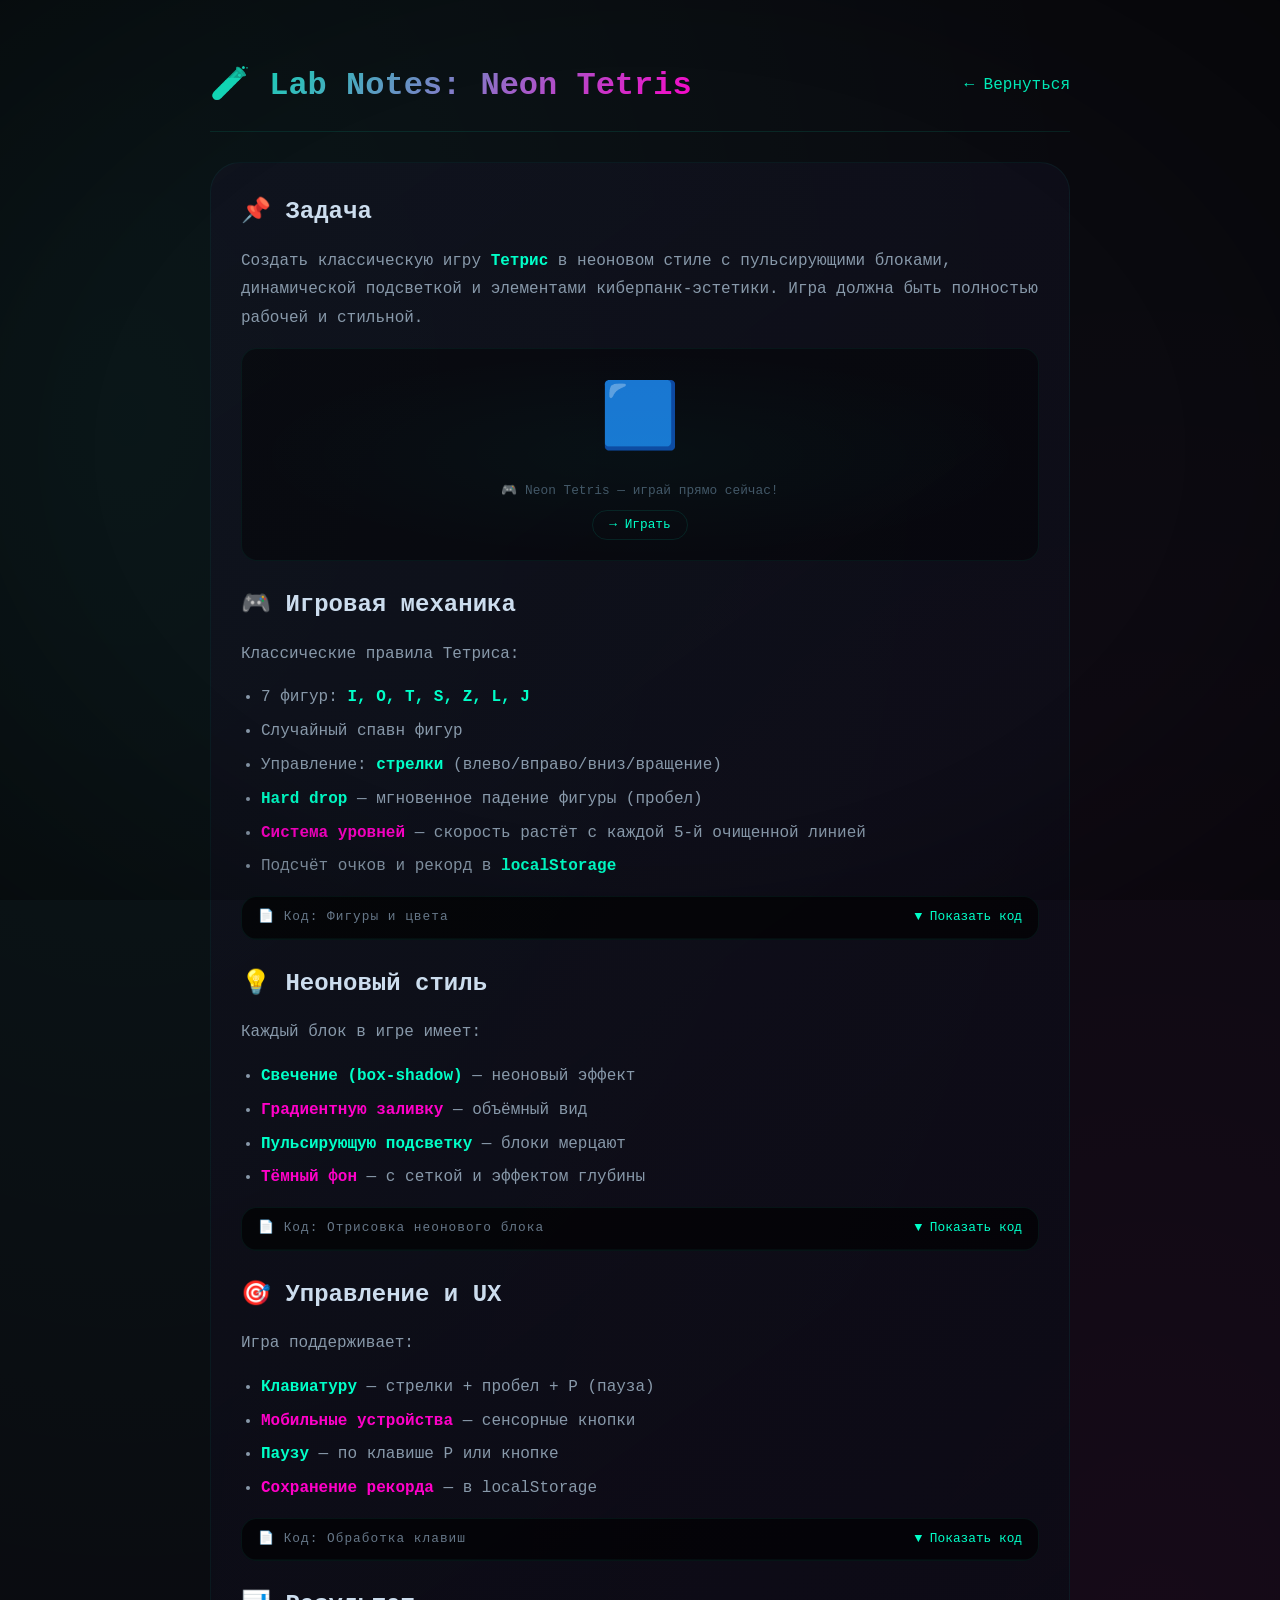
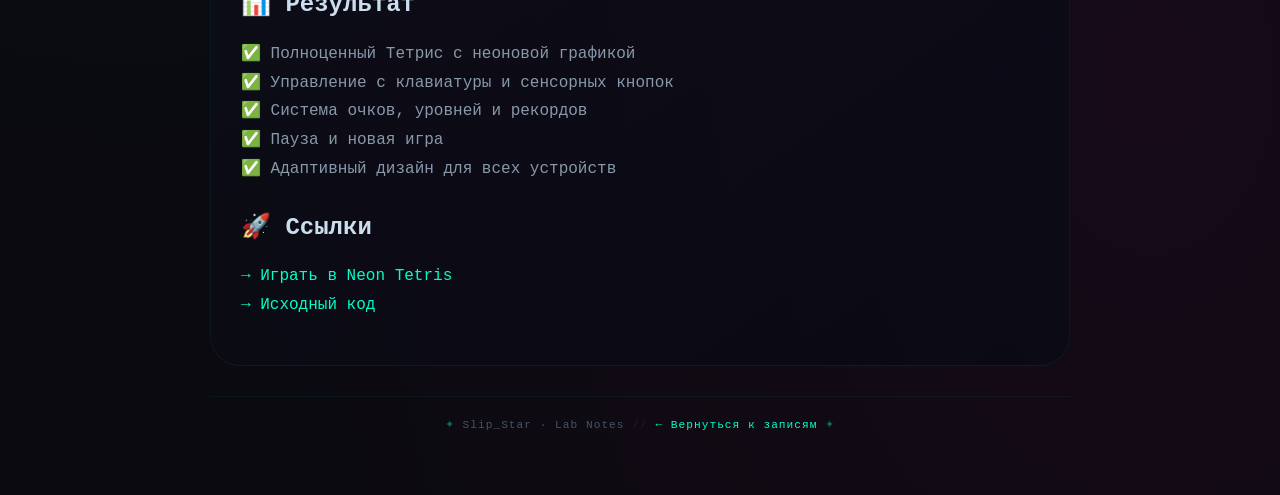
<file: blog-tetris.html>
<!DOCTYPE html>
<html lang="ru">
<head>
    <meta charset="UTF-8">
    <meta name="viewport" content="width=device-width, initial-scale=1.0">
    <title>Lab Notes: Neon Tetris · Slip_Star</title>
    <meta name="description" content="Разработка тетриса в неоновом стиле с пульсирующими блоками и динамической подсветкой.">
    <link rel="stylesheet" href="style.css">
    <style>
        .blog-post-container {
            max-width: 900px;
            margin: 0 auto;
            padding: 20px;
            position: relative;
            z-index: 1;
        }

        .blog-post-header {
            display: flex;
            justify-content: space-between;
            align-items: center;
            padding: 20px 0;
            border-bottom: 1px solid rgba(0, 255, 200, 0.1);
            margin-bottom: 30px;
            flex-wrap: wrap;
            gap: 15px;
        }

        .blog-post-header h1 {
            font-size: 2rem;
            background: linear-gradient(135deg, #00ffc8, #ff00c8);
            -webkit-background-clip: text;
            -webkit-text-fill-color: transparent;
        }

        .back-link {
            color: #00ffc8;
            text-decoration: none;
            transition: 0.3s;
            font-family: 'Courier New', monospace;
        }

        .back-link:hover {
            color: #ff00c8;
            transform: translateX(-5px);
        }

        .blog-post-content {
            background: linear-gradient(145deg, rgba(20, 20, 35, 0.6), rgba(10, 10, 20, 0.8));
            border: 1px solid rgba(0, 255, 200, 0.06);
            border-radius: 30px;
            padding: 30px;
            margin-bottom: 30px;
        }

        .blog-post-content h2 {
            color: #ccddee;
            font-size: 1.5rem;
            margin: 25px 0 15px;
        }

        .blog-post-content h2:first-child {
            margin-top: 0;
        }

        .blog-post-content h3 {
            color: #aabbcc;
            font-size: 1.1rem;
            margin: 20px 0 10px;
        }

        .blog-post-content p {
            color: #8899aa;
            line-height: 1.8;
            margin-bottom: 15px;
        }

        .blog-post-content .highlight {
            color: #00ffc8;
            font-weight: 600;
        }

        .blog-post-content .highlight-pink {
            color: #ff00c8;
            font-weight: 600;
        }

        .blog-post-content ul {
            color: #8899aa;
            line-height: 1.8;
            padding-left: 20px;
            margin-bottom: 15px;
        }

        .blog-post-content ul li {
            margin-bottom: 5px;
        }

        .blog-post-content .code-block {
            background: rgba(0, 0, 0, 0.5);
            border: 1px solid rgba(0, 255, 200, 0.06);
            border-radius: 16px;
            margin: 15px 0;
            overflow: hidden;
        }

        .code-block-header {
            display: flex;
            justify-content: space-between;
            align-items: center;
            padding: 10px 16px;
            background: rgba(0, 0, 0, 0.3);
            border-bottom: 1px solid rgba(0, 255, 200, 0.04);
            cursor: pointer;
            transition: 0.3s;
        }

        .code-block-header:hover {
            background: rgba(0, 0, 0, 0.5);
        }

        .code-block-header .code-title {
            color: #667788;
            font-size: 0.8rem;
            font-family: 'Courier New', monospace;
            letter-spacing: 1px;
        }

        .code-block-header .code-toggle {
            color: #00ffc8;
            font-size: 0.8rem;
            transition: 0.3s;
        }

        .code-block-header .code-toggle:hover {
            color: #ff00c8;
        }

        .code-block-body {
            display: none;
            padding: 16px;
            overflow-x: auto;
        }

        .code-block-body.active {
            display: block;
            animation: codeFade 0.3s ease;
        }

        @keyframes codeFade {
            0% { opacity: 0; transform: translateY(-10px); }
            100% { opacity: 1; transform: translateY(0); }
        }

        .code-block-body pre {
            margin: 0;
            font-family: 'Courier New', monospace;
            font-size: 0.75rem;
            line-height: 1.7;
            color: #aabbcc;
            white-space: pre-wrap;
            word-break: break-word;
        }

        .code-block-body .comment {
            color: #445566;
        }
        .code-block-body .string {
            color: #88ff88;
        }
        .code-block-body .keyword {
            color: #ff88ff;
        }
        .code-block-body .property {
            color: #88ccff;
        }
        .code-block-body .selector {
            color: #ffcc88;
        }
        .code-block-body .value {
            color: #88ffaa;
        }
        .code-block-body .number {
            color: #ffaa66;
        }
        .code-block-body .function {
            color: #88ccff;
        }

        .game-preview {
            background: rgba(0, 0, 0, 0.4);
            border: 1px solid rgba(0, 255, 200, 0.06);
            border-radius: 16px;
            padding: 20px;
            text-align: center;
            margin: 15px 0;
            position: relative;
            overflow: hidden;
        }

        .game-preview .preview-icon {
            font-size: 4rem;
            display: block;
            margin-bottom: 10px;
        }

        .game-preview .preview-text {
            color: #445566;
            font-family: 'Courier New', monospace;
            font-size: 0.8rem;
        }

        .game-preview .neon-glow {
            position: absolute;
            top: 0;
            left: 0;
            right: 0;
            bottom: 0;
            background: radial-gradient(ellipse at center, rgba(0, 255, 200, 0.03) 0%, transparent 70%);
            animation: pulseGlow 2s ease-in-out infinite;
        }

        @keyframes pulseGlow {
            0%, 100% { opacity: 0.5; }
            50% { opacity: 1; }
        }

        .blog-post-footer {
            border-top: 1px solid rgba(0, 255, 200, 0.05);
            padding: 20px 0;
            text-align: center;
            color: #445566;
            font-size: 0.7rem;
            letter-spacing: 1px;
        }

        .blog-post-footer a {
            color: #00ffc8;
            text-decoration: none;
        }

        .blog-post-footer a:hover {
            color: #ff00c8;
        }

        @media (max-width: 768px) {
            .blog-post-content { padding: 20px; }
            .blog-post-header h1 { font-size: 1.5rem; }
            .code-block-body pre { font-size: 0.65rem; }
        }
    </style>
</head>
<body>
    <div class="container">
        <div class="blog-post-container">
            <!-- ===== ШАПКА ===== -->
            <div class="blog-post-header">
                <h1>🧪 Lab Notes: Neon Tetris</h1>
                <a href="index.html#blog" class="back-link">← Вернуться</a>
            </div>

            <!-- ===== СОДЕРЖАНИЕ ===== -->
            <div class="blog-post-content">
                <h2>📌 Задача</h2>
                <p>Создать классическую игру <span class="highlight">Тетрис</span> в неоновом стиле с пульсирующими блоками, динамической подсветкой и элементами киберпанк-эстетики. Игра должна быть полностью рабочей и стильной.</p>

                <div class="game-preview">
                    <div class="neon-glow"></div>
                    <span class="preview-icon">🟦</span>
                    <div class="preview-text">🎮 Neon Tetris — играй прямо сейчас!</div>
                    <a href="neon-tetris.html" style="color: #00ffc8; text-decoration: none; font-family: 'Courier New', monospace; font-size: 0.8rem; display: inline-block; margin-top: 8px; border: 1px solid rgba(0, 255, 200, 0.1); padding: 4px 16px; border-radius: 30px;">→ Играть</a>
                </div>

                <h2>🎮 Игровая механика</h2>
                <p>Классические правила Тетриса:</p>
                <ul>
                    <li>7 фигур: <span class="highlight">I, O, T, S, Z, L, J</span></li>
                    <li>Случайный спавн фигур</li>
                    <li>Управление: <span class="highlight">стрелки</span> (влево/вправо/вниз/вращение)</li>
                    <li><span class="highlight">Hard drop</span> — мгновенное падение фигуры (пробел)</li>
                    <li><span class="highlight-pink">Система уровней</span> — скорость растёт с каждой 5-й очищенной линией</li>
                    <li>Подсчёт очков и рекорд в <span class="highlight">localStorage</span></li>
                </ul>

                <!-- ===== БЛОК С КОДОМ 1 ===== -->
                <div class="code-block">
                    <div class="code-block-header" onclick="toggleCode(this)">
                        <span class="code-title">📄 Код: Фигуры и цвета</span>
                        <span class="code-toggle">▼ Показать код</span>
                    </div>
                    <div class="code-block-body">
                        <pre>
<span class="comment">// ===== ФИГУРЫ И ЦВЕТА =====</span>
<span class="keyword">const</span> <span class="variable">SHAPES</span> = [
    <span class="comment">// I</span>
    [[<span class="number">1</span>,<span class="number">1</span>,<span class="number">1</span>,<span class="number">1</span>]],
    <span class="comment">// O</span>
    [[<span class="number">1</span>,<span class="number">1</span>],[<span class="number">1</span>,<span class="number">1</span>]],
    <span class="comment">// T</span>
    [[<span class="number">0</span>,<span class="number">1</span>,<span class="number">0</span>],[<span class="number">1</span>,<span class="number">1</span>,<span class="number">1</span>]],
    <span class="comment">// S</span>
    [[<span class="number">0</span>,<span class="number">1</span>,<span class="number">1</span>],[<span class="number">1</span>,<span class="number">1</span>,<span class="number">0</span>]],
    <span class="comment">// Z</span>
    [[<span class="number">1</span>,<span class="number">1</span>,<span class="number">0</span>],[<span class="number">0</span>,<span class="number">1</span>,<span class="number">1</span>]],
    <span class="comment">// L</span>
    [[<span class="number">1</span>,<span class="number">0</span>,<span class="number">0</span>],[<span class="number">1</span>,<span class="number">1</span>,<span class="number">1</span>]],
    <span class="comment">// J</span>
    [[<span class="number">0</span>,<span class="number">0</span>,<span class="number">1</span>],[<span class="number">1</span>,<span class="number">1</span>,<span class="number">1</span>]]
];

<span class="keyword">const</span> <span class="variable">COLORS</span> = [
    <span class="string">'#00f0f0'</span>, <span class="comment">// I — циан</span>
    <span class="string">'#f0f000'</span>, <span class="comment">// O — жёлтый</span>
    <span class="string">'#a000f0'</span>, <span class="comment">// T — фиолетовый</span>
    <span class="string">'#00f000'</span>, <span class="comment">// S — зелёный</span>
    <span class="string">'#f00000'</span>, <span class="comment">// Z — красный</span>
    <span class="string">'#f0a000'</span>, <span class="comment">// L — оранжевый</span>
    <span class="string">'#0000f0'</span>   <span class="comment">// J — синий</span>
];
</pre>
                    </div>
                </div>

                <h2>💡 Неоновый стиль</h2>
                <p>Каждый блок в игре имеет:</p>
                <ul>
                    <li><span class="highlight">Свечение (box-shadow)</span> — неоновый эффект</li>
                    <li><span class="highlight-pink">Градиентную заливку</span> — объёмный вид</li>
                    <li><span class="highlight">Пульсирующую подсветку</span> — блоки мерцают</li>
                    <li><span class="highlight-pink">Тёмный фон</span> — с сеткой и эффектом глубины</li>
                </ul>

                <!-- ===== БЛОК С КОДОМ 2 ===== -->
                <div class="code-block">
                    <div class="code-block-header" onclick="toggleCode(this)">
                        <span class="code-title">📄 Код: Отрисовка неонового блока</span>
                        <span class="code-toggle">▼ Показать код</span>
                    </div>
                    <div class="code-block-body">
                        <pre>
<span class="comment">// ===== НЕОНОВАЯ ОТРИСОВКА БЛОКА =====</span>
<span class="keyword">function</span> <span class="function">drawBlock</span>(col, row, color, isBoard) {
    <span class="keyword">const</span> x = col * BLOCK_SIZE;
    <span class="keyword">const</span> y = row * BLOCK_SIZE;
    <span class="keyword">const</span> size = BLOCK_SIZE - 1;

    <span class="comment">// Свечение</span>
    ctx.shadowColor = color;
    ctx.shadowBlur = isBoard ? <span class="number">18</span> : <span class="number">30</span>;
    ctx.fillStyle = color;
    ctx.fillRect(x, y, size, size);

    <span class="comment">// Внутренний блик (градиент)</span>
    ctx.shadowBlur = <span class="number">0</span>;
    <span class="keyword">const</span> grad = ctx.createRadialGradient(
        x+<span class="number">4</span>, y+<span class="number">4</span>, <span class="number">2</span>,
        x+<span class="number">10</span>, y+<span class="number">10</span>, <span class="number">14</span>
    );
    grad.addColorStop(<span class="number">0</span>, <span class="string">'#ffffff88'</span>);
    grad.addColorStop(<span class="number">0.5</span>, <span class="string">'#ffffff22'</span>);
    grad.addColorStop(<span class="number">1</span>, <span class="string">'#ffffff00'</span>);
    ctx.fillStyle = grad;
    ctx.fillRect(x, y, size, size);

    <span class="comment">// Рамка</span>
    ctx.strokeStyle = <span class="string">'#ffffff44'</span>;
    ctx.lineWidth = <span class="number">1</span>;
    ctx.strokeRect(x, y, size, size);
}
</pre>
                    </div>
                </div>

                <h2>🎯 Управление и UX</h2>
                <p>Игра поддерживает:</p>
                <ul>
                    <li><span class="highlight">Клавиатуру</span> — стрелки + пробел + P (пауза)</li>
                    <li><span class="highlight-pink">Мобильные устройства</span> — сенсорные кнопки</li>
                    <li><span class="highlight">Паузу</span> — по клавише P или кнопке</li>
                    <li><span class="highlight-pink">Сохранение рекорда</span> — в localStorage</li>
                </ul>

                <!-- ===== БЛОК С КОДОМ 3 ===== -->
                <div class="code-block">
                    <div class="code-block-header" onclick="toggleCode(this)">
                        <span class="code-title">📄 Код: Обработка клавиш</span>
                        <span class="code-toggle">▼ Показать код</span>
                    </div>
                    <div class="code-block-body">
                        <pre>
<span class="comment">// ===== ОБРАБОТКА КЛАВИШ =====</span>
window.addEventListener(<span class="string">'keydown'</span>, (e) => {
    <span class="keyword">const</span> key = e.key;
    <span class="keyword">if</span> ([<span class="string">'ArrowUp'</span>,<span class="string">'ArrowDown'</span>,<span class="string">'ArrowLeft'</span>,<span class="string">'ArrowRight'</span>,<span class="string">' '</span>].includes(key)) {
        e.preventDefault();
    }
    <span class="keyword">if</span> (gameOver || paused) {
        <span class="keyword">if</span> (key === <span class="string">'p'</span> || key === <span class="string">'P'</span>) togglePause();
        <span class="keyword">return</span>;
    }
    <span class="keyword">switch</span>(key) {
        <span class="keyword">case</span> <span class="string">'ArrowLeft'</span>: movePiece(-<span class="number">1</span>, <span class="number">0</span>); <span class="keyword">break</span>;
        <span class="keyword">case</span> <span class="string">'ArrowRight'</span>: movePiece(<span class="number">1</span>, <span class="number">0</span>); <span class="keyword">break</span>;
        <span class="keyword">case</span> <span class="string">'ArrowDown'</span>: movePiece(<span class="number">0</span>, <span class="number">1</span>); <span class="keyword">break</span>;
        <span class="keyword">case</span> <span class="string">'ArrowUp'</span>: rotateCurrent(); <span class="keyword">break</span>;
        <span class="keyword">case</span> <span class="string">' '</span>: hardDrop(); <span class="keyword">break</span>;
        <span class="keyword">case</span> <span class="string">'p'</span>: togglePause(); <span class="keyword">break</span>;
    }
});
</pre>
                    </div>
                </div>

                <h2>📊 Результат</h2>
                <p>✅ Полноценный Тетрис с неоновой графикой<br>
                ✅ Управление с клавиатуры и сенсорных кнопок<br>
                ✅ Система очков, уровней и рекордов<br>
                ✅ Пауза и новая игра<br>
                ✅ Адаптивный дизайн для всех устройств</p>

                <h2>🚀 Ссылки</h2>
                <p>
                    <a href="neon-tetris.html" style="color: #00ffc8; text-decoration: none;">→ Играть в Neon Tetris</a><br>
                    <a href="https://github.com/DmitryErosh/ProjectSlipStar/blob/main/neon-tetris.html" target="_blank" style="color: #00ffc8; text-decoration: none;">→ Исходный код</a>
                </p>
            </div>

            <!-- ===== ПОДВАЛ ===== -->
            <div class="blog-post-footer">
                <span class="glow" style="color: #00ffc8; opacity: 0.4;">✦</span> Slip_Star · Lab Notes 
                <span style="opacity:0.3;">//</span> 
                <a href="index.html#blog">← Вернуться к записям</a>
                <span class="glow" style="color: #00ffc8; opacity: 0.4;">✦</span>
            </div>
        </div>
    </div>

    <script>
        // ===== ТОГГЛ КОДА =====
        function toggleCode(headerElement) {
            const body = headerElement.nextElementSibling;
            const toggle = headerElement.querySelector('.code-toggle');
            
            if (body.classList.contains('active')) {
                body.classList.remove('active');
                toggle.textContent = '▼ Показать код';
            } else {
                body.classList.add('active');
                toggle.textContent = '▲ Скрыть код';
            }
        }

        console.log('%c🧪 Lab Notes: Neon Tetris', 'font-size:18px; font-weight:bold; color:#00ffc8;');
        console.log('%cИгра в неоновом стиле с пульсирующими блоками.', 'color:#667788;');
    </script>
</body>
</html>
</file>
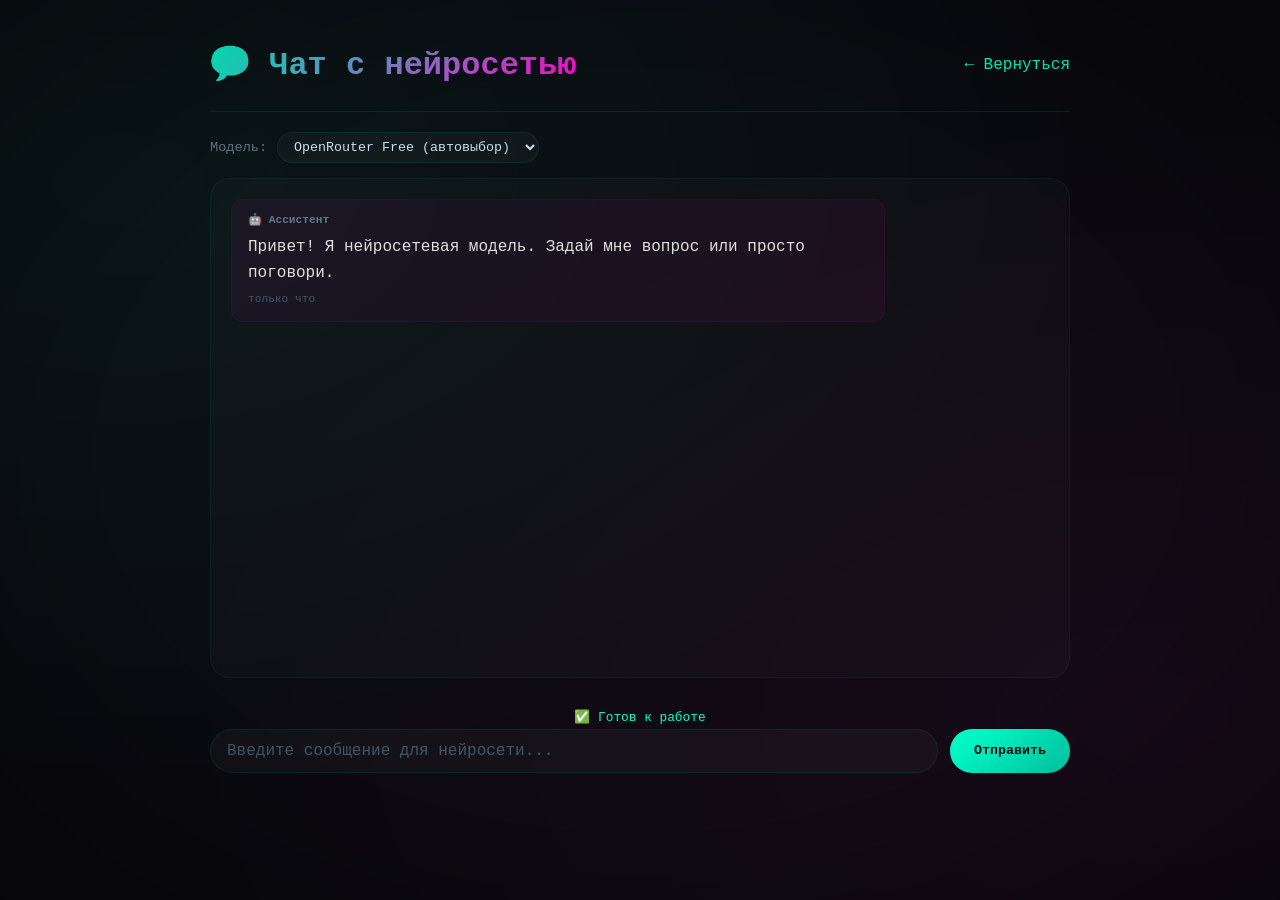
<file: chat.html>
<!DOCTYPE html>
<html lang="ru">
<head>
    <meta charset="UTF-8">
    <meta name="viewport" content="width=device-width, initial-scale=1.0">
    <title>Чат с нейросетью · Slip_Star</title>
    <meta name="description" content="Диалоговый интерфейс для общения с ИИ-моделью через OpenRouter API. Поддерживает контекст диалога.">
    <link rel="stylesheet" href="style.css">
    <style>
        .chat-container {
            max-width: 900px;
            margin: 0 auto;
            padding: 20px;
            min-height: 90vh;
            display: flex;
            flex-direction: column;
        }

        .chat-header {
            display: flex;
            justify-content: space-between;
            align-items: center;
            padding: 20px 0;
            border-bottom: 1px solid rgba(0, 255, 200, 0.1);
            margin-bottom: 20px;
            flex-wrap: wrap;
            gap: 15px;
        }

        .chat-header h1 {
            font-size: 2rem;
            background: linear-gradient(135deg, #00ffc8, #ff00c8);
            -webkit-background-clip: text;
            -webkit-text-fill-color: transparent;
        }

        .back-link {
            color: #00ffc8;
            text-decoration: none;
            transition: 0.3s;
        }

        .back-link:hover {
            color: #ff00c8;
            transform: translateX(-5px);
        }

        .chat-messages {
            flex: 1;
            background: rgba(255, 255, 255, 0.02);
            border: 1px solid rgba(0, 255, 200, 0.06);
            border-radius: 20px;
            padding: 20px;
            min-height: 400px;
            max-height: 500px;
            overflow-y: auto;
            margin-bottom: 20px;
        }

        .chat-message {
            margin-bottom: 15px;
            padding: 12px 16px;
            border-radius: 12px;
            max-width: 80%;
            animation: msgIn 0.3s ease;
        }

        @keyframes msgIn {
            0% { opacity: 0; transform: translateY(10px); }
            100% { opacity: 1; transform: translateY(0); }
        }

        .chat-message.user {
            background: rgba(0, 255, 200, 0.08);
            border: 1px solid rgba(0, 255, 200, 0.1);
            margin-left: auto;
            color: #ccddee;
        }

        .chat-message.assistant {
            background: rgba(255, 0, 200, 0.05);
            border: 1px solid rgba(255, 0, 200, 0.06);
            color: #e0e0e0;
        }

        .chat-message .message-time {
            font-size: 0.7rem;
            color: #445566;
            margin-top: 5px;
            display: block;
        }

        .chat-message .message-role {
            font-size: 0.7rem;
            color: #667788;
            margin-bottom: 5px;
            font-weight: 600;
        }

        .chat-input-area {
            display: flex;
            gap: 12px;
        }

        .chat-input-area input {
            flex: 1;
            padding: 12px 16px;
            background: rgba(255, 255, 255, 0.03);
            border: 1px solid rgba(0, 255, 200, 0.08);
            border-radius: 30px;
            color: #ccddee;
            font-size: 1rem;
            font-family: inherit;
            outline: none;
            transition: 0.3s;
        }

        .chat-input-area input:focus {
            border-color: #00ffc8;
            box-shadow: 0 0 20px rgba(0, 255, 200, 0.05);
        }

        .chat-input-area input::placeholder {
            color: #445566;
        }

        .chat-input-area button {
            padding: 12px 24px;
            background: linear-gradient(135deg, #00ffc8, #00ccaa);
            color: #0a0a0f;
            border: none;
            border-radius: 30px;
            font-weight: 700;
            cursor: pointer;
            transition: 0.3s;
            font-family: inherit;
        }

        .chat-input-area button:hover {
            transform: scale(1.02);
            box-shadow: 0 0 30px rgba(0, 255, 200, 0.15);
        }

        .chat-input-area button:disabled {
            opacity: 0.5;
            cursor: not-allowed;
            transform: none;
        }

        .typing-indicator {
            display: none;
            color: #667788;
            font-size: 0.9rem;
            padding: 10px;
            font-style: italic;
        }

        .typing-indicator.active {
            display: block;
        }

        .model-selector {
            display: flex;
            gap: 10px;
            align-items: center;
            margin-bottom: 15px;
            flex-wrap: wrap;
        }

        .model-selector label {
            color: #667788;
            font-size: 0.85rem;
        }

        .model-selector select {
            padding: 6px 12px;
            background: rgba(255, 255, 255, 0.03);
            border: 1px solid rgba(0, 255, 200, 0.08);
            border-radius: 30px;
            color: #ccddee;
            font-family: inherit;
            outline: none;
            cursor: pointer;
        }

        .model-selector select:focus {
            border-color: #00ffc8;
        }

        .status-indicator {
            font-size: 0.8rem;
            color: #667788;
            text-align: center;
            margin-top: 10px;
        }

        @media (max-width: 768px) {
            .chat-message { max-width: 95%; }
            .chat-input-area { flex-direction: column; }
        }
    </style>
</head>
<body>
    <div class="container chat-container">
        <div class="chat-header">
            <h1>💬 Чат с нейросетью</h1>
            <a href="index.html" class="back-link">← Вернуться</a>
        </div>

        <div class="model-selector">
            <label for="modelSelect">Модель:</label>
            <select id="modelSelect">
                <option value="openrouter/free" selected>OpenRouter Free (автовыбор)</option>
                <option value="mistralai/mistral-7b-instruct">Mistral 7B</option>
                <option value="meta-llama/llama-3-70b-instruct">Llama 3 70B</option>
                <option value="google/gemma-2-9b-it">Gemma 2 9B</option>
                <option value="deepseek/deepseek-chat">DeepSeek Chat</option>
                <option value="google/gemma-4-31b-it:free">Gemma 4 31B (free)</option>
                <option value="nvidia/nemotron-3-nano-30b-a3b:free">NVIDIA Nemotron (free)</option>
            </select>
        </div>

        <div class="chat-messages" id="chatMessages" role="log" aria-live="polite">
            <div class="chat-message assistant">
                <div class="message-role">🤖 Ассистент</div>
                Привет! Я нейросетевая модель. Задай мне вопрос или просто поговори.
                <span class="message-time">только что</span>
            </div>
        </div>

        <div class="typing-indicator" id="typingIndicator">🤖 Нейросеть думает...</div>
        <div class="status-indicator" id="statusIndicator">✅ Готов к работе</div>

        <div class="chat-input-area">
            <input type="text" id="messageInput" placeholder="Введите сообщение для нейросети..." aria-label="Сообщение для нейросети">
            <button id="sendBtn">Отправить</button>
        </div>
    </div>

    <script>
        // ===== КОНФИГУРАЦИЯ =====
        // ⚠️ ВСТАВЬТЕ СВОЙ API КЛЮЧ ОТ OPENROUTER
        // Получить можно здесь: https://openrouter.ai/keys
        const OPENROUTER_API_KEY = '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';
        const OPENROUTER_URL = 'https://openrouter.ai/api/v1/chat/completions';

        let conversationHistory = [];
        let isProcessing = false;

        const chatMessages = document.getElementById('chatMessages');
        const messageInput = document.getElementById('messageInput');
        const sendBtn = document.getElementById('sendBtn');
        const typingIndicator = document.getElementById('typingIndicator');
        const statusIndicator = document.getElementById('statusIndicator');
        const modelSelect = document.getElementById('modelSelect');

        // ===== ДОБАВЛЕНИЕ СООБЩЕНИЯ =====
        function addMessage(role, content) {
            const msgDiv = document.createElement('div');
            msgDiv.className = `chat-message ${role}`;

            const roleLabel = role === 'user' ? '👤 Вы' : '🤖 Ассистент';
            const time = new Date().toLocaleTimeString();

            msgDiv.innerHTML = `
                <div class="message-role">${roleLabel}</div>
                ${content}
                <span class="message-time">${time}</span>
            `;

            chatMessages.appendChild(msgDiv);
            chatMessages.scrollTop = chatMessages.scrollHeight;
        }

        // ===== ОТПРАВКА ЗАПРОСА К OPENROUTER =====
        async function sendToAI(userMessage) {
            if (isProcessing) return;
            
            // Проверка ключа
            if (!OPENROUTER_API_KEY) {
                statusIndicator.textContent = '⚠️ API ключ не найден!';
                statusIndicator.style.color = '#ffcc00';
                return;
            }

            isProcessing = true;
            sendBtn.disabled = true;
            messageInput.disabled = true;
            typingIndicator.classList.add('active');
            statusIndicator.textContent = '⏳ Отправка запроса...';
            statusIndicator.style.color = '#8899aa';

            // Добавляем сообщение пользователя в историю
            conversationHistory.push({ role: 'user', content: userMessage });
            addMessage('user', userMessage);

            try {
                const response = await fetch(OPENROUTER_URL, {
                    method: 'POST',
                    headers: {
                        'Content-Type': 'application/json',
                        'Authorization': `Bearer ${OPENROUTER_API_KEY}`,
                        'HTTP-Referer': window.location.href,
                        'X-Title': 'Slip_Star Chat'
                    },
                    body: JSON.stringify({
                        model: modelSelect.value,
                        messages: conversationHistory,
                        max_tokens: 1000,
                        temperature: 0.7,
                        stream: false
                    })
                });

                if (!response.ok) {
                    const errorData = await response.json();
                    const errorMsg = errorData.error?.message || `HTTP ${response.status}`;
                    
                    // Автоматический fallback: если модель недоступна, пробуем openrouter/free
                    if (errorMsg.includes('No endpoints found') || errorMsg.includes('Insufficient credits') || errorMsg.includes('not found')) {
                        if (modelSelect.value !== 'openrouter/free') {
                            statusIndicator.textContent = '⏳ Модель недоступна, пробую OpenRouter Free...';
                            modelSelect.value = 'openrouter/free';
                            
                            const retryResponse = await fetch(OPENROUTER_URL, {
                                method: 'POST',
                                headers: {
                                    'Content-Type': 'application/json',
                                    'Authorization': `Bearer ${OPENROUTER_API_KEY}`,
                                    'HTTP-Referer': window.location.href,
                                    'X-Title': 'Slip_Star Chat'
                                },
                                body: JSON.stringify({
                                    model: 'openrouter/free',
                                    messages: conversationHistory,
                                    max_tokens: 1000,
                                    temperature: 0.7,
                                    stream: false
                                })
                            });
                            
                            if (!retryResponse.ok) {
                                const retryError = await retryResponse.json();
                                throw new Error(retryError.error?.message || `HTTP ${retryResponse.status}`);
                            }
                            
                            const retryData = await retryResponse.json();
                            const assistantMessage = retryData.choices[0].message.content;
                            conversationHistory.push({ role: 'assistant', content: assistantMessage });
                            addMessage('assistant', assistantMessage);
                            statusIndicator.textContent = '✅ Ответ получен (OpenRouter Free)';
                            statusIndicator.style.color = '#00ffc8';
                            return;
                        }
                    }
                    
                    throw new Error(errorMsg);
                }

                const data = await response.json();
                const assistantMessage = data.choices[0].message.content;

                conversationHistory.push({ role: 'assistant', content: assistantMessage });
                addMessage('assistant', assistantMessage);

                statusIndicator.textContent = '✅ Ответ получен';
                statusIndicator.style.color = '#00ffc8';

            } catch (error) {
                console.error('Ошибка:', error);
                statusIndicator.textContent = `❌ Ошибка: ${error.message}`;
                statusIndicator.style.color = '#ff4444';
                addMessage('assistant', `⚠️ Ошибка: ${error.message}. Попробуйте позже.`);
            } finally {
                isProcessing = false;
                sendBtn.disabled = false;
                messageInput.disabled = false;
                typingIndicator.classList.remove('active');
                messageInput.focus();
            }
        }

        // ===== ОБРАБОТЧИК ОТПРАВКИ =====
        function handleSend() {
            const text = messageInput.value.trim();
            if (!text || isProcessing) return;

            messageInput.value = '';
            sendToAI(text);
        }

        // ===== СОБЫТИЯ =====
        sendBtn.addEventListener('click', handleSend);
        messageInput.addEventListener('keydown', (e) => {
            if (e.key === 'Enter' && !e.shiftKey) {
                e.preventDefault();
                handleSend();
            }
        });

        // ===== ЗАПУСК =====
        console.log('%c💬 Чат с нейросетью (OpenRouter)', 'font-size:18px; font-weight:bold; color:#00ffc8;');
        console.log('%cПоддерживаемые модели:', 'color:#667788;', 
            [...document.querySelectorAll('#modelSelect option')].map(o => o.value).join(', '));
        
        if (!OPENROUTER_API_KEY) {
            statusIndicator.textContent = '⚠️ API ключ не найден! Вставьте его в код.';
            statusIndicator.style.color = '#ffcc00';
        } else {
            statusIndicator.textContent = '✅ Готов к работе';
            statusIndicator.style.color = '#00ffc8';
        }
    </script>
</body>
</html>
</file>
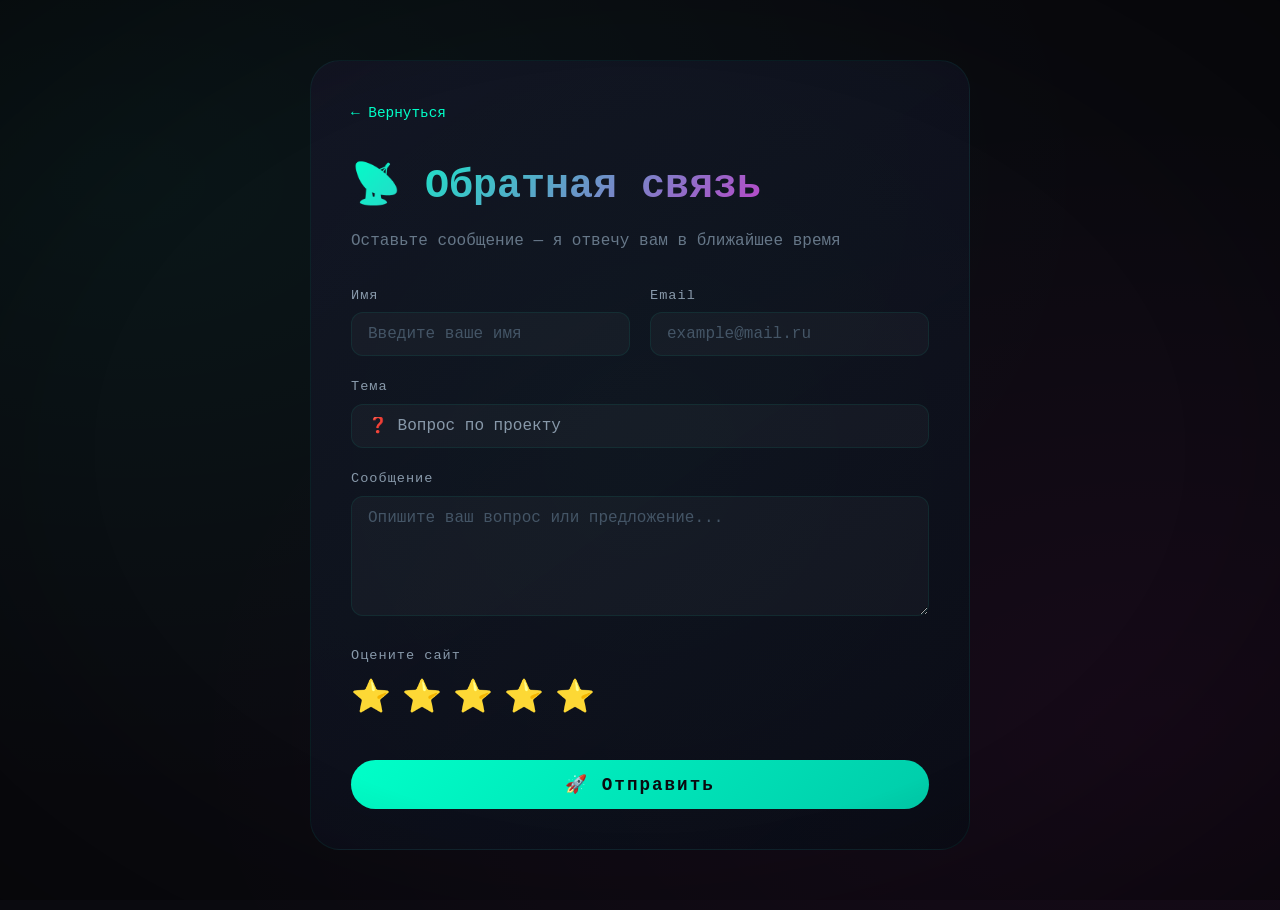
<file: feedback.html>
<!DOCTYPE html>
<html lang="ru">
<head>
    <meta charset="UTF-8">
    <meta name="viewport" content="width=device-width, initial-scale=1.0">
    <title>Обратная связь · Slip_Star</title>
    <link rel="stylesheet" href="style.css">
    <style>
        .feedback-container {
            max-width: 700px;
            margin: 0 auto;
            padding: 40px 20px;
            min-height: 80vh;
            display: flex;
            flex-direction: column;
            justify-content: center;
        }

        .feedback-card {
            background: linear-gradient(145deg, rgba(20, 20, 35, 0.9), rgba(10, 10, 20, 0.95));
            border: 1px solid rgba(0, 255, 200, 0.08);
            border-radius: 30px;
            padding: 40px;
            position: relative;
            overflow: hidden;
        }

        .feedback-card::before {
            content: '';
            position: absolute;
            top: -50%;
            left: -50%;
            width: 200%;
            height: 200%;
            background: radial-gradient(circle at center, rgba(0, 255, 200, 0.03) 0%, transparent 70%);
            animation: rotate 20s linear infinite;
        }

        @keyframes rotate {
            0% { transform: rotate(0deg); }
            100% { transform: rotate(360deg); }
        }

        .back-link {
            display: inline-block;
            color: #00ffc8;
            text-decoration: none;
            margin-bottom: 30px;
            transition: 0.3s;
            font-size: 0.9rem;
            position: relative;
            z-index: 1;
        }

        .back-link:hover {
            color: #ff00c8;
            transform: translateX(-5px);
        }

        .feedback-title {
            font-size: 2.5rem;
            background: linear-gradient(135deg, #00ffc8, #ff00c8);
            -webkit-background-clip: text;
            -webkit-text-fill-color: transparent;
            margin-bottom: 10px;
            position: relative;
            z-index: 1;
        }

        .feedback-subtitle {
            color: #667788;
            font-size: 1rem;
            margin-bottom: 30px;
            position: relative;
            z-index: 1;
        }

        .feedback-form {
            position: relative;
            z-index: 1;
        }

        .form-group {
            margin-bottom: 20px;
        }

        .form-group label {
            display: block;
            color: #8899aa;
            font-size: 0.85rem;
            margin-bottom: 6px;
            letter-spacing: 1px;
        }

        .form-group input,
        .form-group textarea,
        .form-group select {
            width: 100%;
            padding: 12px 16px;
            background: rgba(255, 255, 255, 0.03);
            border: 1px solid rgba(0, 255, 200, 0.08);
            border-radius: 12px;
            color: #ccddee;
            font-size: 1rem;
            font-family: inherit;
            transition: 0.3s;
            outline: none;
        }

        .form-group input:focus,
        .form-group textarea:focus,
        .form-group select:focus {
            border-color: #00ffc8;
            box-shadow: 0 0 20px rgba(0, 255, 200, 0.05);
            background: rgba(255, 255, 255, 0.05);
        }

        .form-group input::placeholder,
        .form-group textarea::placeholder {
            color: #445566;
        }

        .form-group textarea {
            resize: vertical;
            min-height: 120px;
        }

        .form-group select {
            appearance: none;
            cursor: pointer;
            color: #8899aa;
        }

        .form-group select option {
            background: #0a0a0f;
            color: #ccddee;
        }

        .form-row {
            display: grid;
            grid-template-columns: 1fr 1fr;
            gap: 20px;
        }

        .rating-group {
            display: flex;
            gap: 10px;
            flex-direction: row-reverse;
            justify-content: flex-end;
        }

        .rating-group input {
            display: none;
        }

        .rating-group label {
            font-size: 2rem;
            cursor: pointer;
            transition: 0.2s;
            color: #445566;
        }

        .rating-group label:hover,
        .rating-group label:hover ~ label,
        .rating-group input:checked ~ label {
            color: #ffcc00;
            text-shadow: 0 0 20px rgba(255, 200, 0, 0.2);
        }

        .submit-btn {
            width: 100%;
            padding: 14px;
            background: linear-gradient(135deg, #00ffc8, #00ccaa);
            color: #0a0a0f;
            border: none;
            border-radius: 30px;
            font-size: 1.1rem;
            font-weight: 700;
            font-family: inherit;
            cursor: pointer;
            transition: 0.3s;
            margin-top: 10px;
            letter-spacing: 2px;
        }

        .submit-btn:hover {
            transform: scale(1.02);
            box-shadow: 0 0 40px rgba(0, 255, 200, 0.2);
        }

        .submit-btn:disabled {
            opacity: 0.5;
            cursor: not-allowed;
            transform: none;
        }

        .success-message {
            display: none;
            text-align: center;
            padding: 40px 20px;
            position: relative;
            z-index: 1;
        }

        .success-message .success-icon {
            font-size: 4rem;
            margin-bottom: 20px;
        }

        .success-message h3 {
            color: #00ffc8;
            font-size: 1.8rem;
            margin-bottom: 10px;
        }

        .success-message p {
            color: #667788;
            font-size: 1rem;
        }

        @media (max-width: 768px) {
            .feedback-card { padding: 25px; }
            .feedback-title { font-size: 2rem; }
            .form-row { grid-template-columns: 1fr; }
            .rating-group label { font-size: 1.6rem; }
        }
    </style>
</head>
<body>
    <div class="container">
        <div class="feedback-container">
            <div class="feedback-card">
                <a href="index.html" class="back-link">← Вернуться</a>

                <h1 class="feedback-title">📡 Обратная связь</h1>
                <p class="feedback-subtitle">Оставьте сообщение — я отвечу вам в ближайшее время</p>

                <form class="feedback-form" id="feedbackForm">
                    <div class="form-row">
                        <div class="form-group">
                            <label for="name">Имя</label>
                            <input type="text" id="name" placeholder="Введите ваше имя" required>
                        </div>
                        <div class="form-group">
                            <label for="email">Email</label>
                            <input type="email" id="email" placeholder="example@mail.ru" required>
                        </div>
                    </div>

                    <div class="form-group">
                        <label for="subject">Тема</label>
                        <select id="subject">
                            <option value="question">❓ Вопрос по проекту</option>
                            <option value="suggestion">💡 Предложение</option>
                            <option value="bug">🐛 Сообщить об ошибке</option>
                            <option value="cooperation">🤝 Сотрудничество</option>
                            <option value="other">📌 Другое</option>
                        </select>
                    </div>

                    <div class="form-group">
                        <label for="message">Сообщение</label>
                        <textarea id="message" placeholder="Опишите ваш вопрос или предложение..." required></textarea>
                    </div>

                    <div class="form-group">
                        <label>Оцените сайт</label>
                        <div class="rating-group">
                            <input type="radio" name="rating" id="star5" value="5">
                            <label for="star5">⭐</label>
                            <input type="radio" name="rating" id="star4" value="4">
                            <label for="star4">⭐</label>
                            <input type="radio" name="rating" id="star3" value="3">
                            <label for="star3">⭐</label>
                            <input type="radio" name="rating" id="star2" value="2">
                            <label for="star2">⭐</label>
                            <input type="radio" name="rating" id="star1" value="1">
                            <label for="star1">⭐</label>
                        </div>
                    </div>

                    <button type="submit" class="submit-btn" id="submitBtn">🚀 Отправить</button>
                </form>

                <div class="success-message" id="successMessage">
                    <div class="success-icon">✅</div>
                    <h3>Сообщение отправлено!</h3>
                    <p>Спасибо за обратную связь. Я отвечу вам в ближайшее время.</p>
                </div>
            </div>
        </div>
    </div>

    <script>
        // ============================================================
        // НАСТРОЙКИ TELEGRAM БОТА (ВАШ ТОКЕН УЖЕ ВСТАВЛЕН)
        // ============================================================
        const TELEGRAM_BOT_TOKEN = '8875392399:AAHQRpXA9wLVher9g0TlEUxpWYeEJ7YEXqU';
        const TELEGRAM_CHAT_ID = '1070461736';  // ⚠️ ВСТАВЬТЕ СВОЙ CHAT ID

        // ============================================================
        // ОТПРАВКА В TELEGRAM
        // ============================================================
        async function sendToTelegram(data) {
            const text = `
📩 НОВОЕ СООБЩЕНИЕ
━━━━━━━━━━━━━━━━━━━
👤 Имя: ${data.name}
📧 Email: ${data.email}
📌 Тема: ${data.subject}
⭐ Рейтинг: ${data.rating}

💬 Сообщение:
${data.message}
━━━━━━━━━━━━━━━━━━━
📅 ${new Date().toLocaleString()}
`;

            const url = `https://api.telegram.org/bot${TELEGRAM_BOT_TOKEN}/sendMessage`;

            const response = await fetch(url, {
                method: 'POST',
                headers: { 'Content-Type': 'application/json' },
                body: JSON.stringify({
                    chat_id: TELEGRAM_CHAT_ID,
                    text: text,
                    parse_mode: 'HTML'
                })
            });

            if (!response.ok) {
                const errorData = await response.json();
                throw new Error(errorData.description || 'Ошибка отправки');
            }

            return response.json();
        }

        // ============================================================
        // ОБРАБОТЧИК ФОРМЫ
        // ============================================================
        document.getElementById('feedbackForm').addEventListener('submit', async function(e) {
            e.preventDefault();

            const submitBtn = document.getElementById('submitBtn');
            submitBtn.textContent = '⏳ Отправка...';
            submitBtn.disabled = true;

            const formData = {
                name: document.getElementById('name').value.trim(),
                email: document.getElementById('email').value.trim(),
                subject: document.getElementById('subject').value,
                message: document.getElementById('message').value.trim(),
                rating: document.querySelector('input[name="rating"]:checked')?.value || 'Не указан'
            };

            if (!formData.name || !formData.email || !formData.message) {
                alert('⚠️ Пожалуйста, заполните все обязательные поля.');
                submitBtn.textContent = '🚀 Отправить';
                submitBtn.disabled = false;
                return;
            }

            const emailRegex = /^[^\s@]+@[^\s@]+\.[^\s@]+$/;
            if (!emailRegex.test(formData.email)) {
                alert('⚠️ Введите корректный email адрес.');
                submitBtn.textContent = '🚀 Отправить';
                submitBtn.disabled = false;
                return;
            }

            try {
                if (TELEGRAM_CHAT_ID === 'ВАШ_CHAT_ID') {
                    console.log('📨 [DEMO] Форма отправлена:', formData);
                    await new Promise(resolve => setTimeout(resolve, 1000));
                } else {
                    await sendToTelegram(formData);
                }

                document.getElementById('feedbackForm').style.display = 'none';
                document.getElementById('successMessage').style.display = 'block';

                if (window.playClickSound) window.playClickSound();

            } catch (error) {
                console.error('Ошибка:', error);
                alert(`❌ Ошибка отправки: ${error.message}`);
                submitBtn.textContent = '🚀 Отправить';
                submitBtn.disabled = false;
            }
        });

        console.log('%c📡 Обратная связь (Telegram)', 'font-size:18px; font-weight:bold; color:#00ffc8;');
        console.log('%cТокен бота установлен. Вставьте свой CHAT_ID в код.', 'color:#667788;');
    </script>
</body>
</html>
</file>
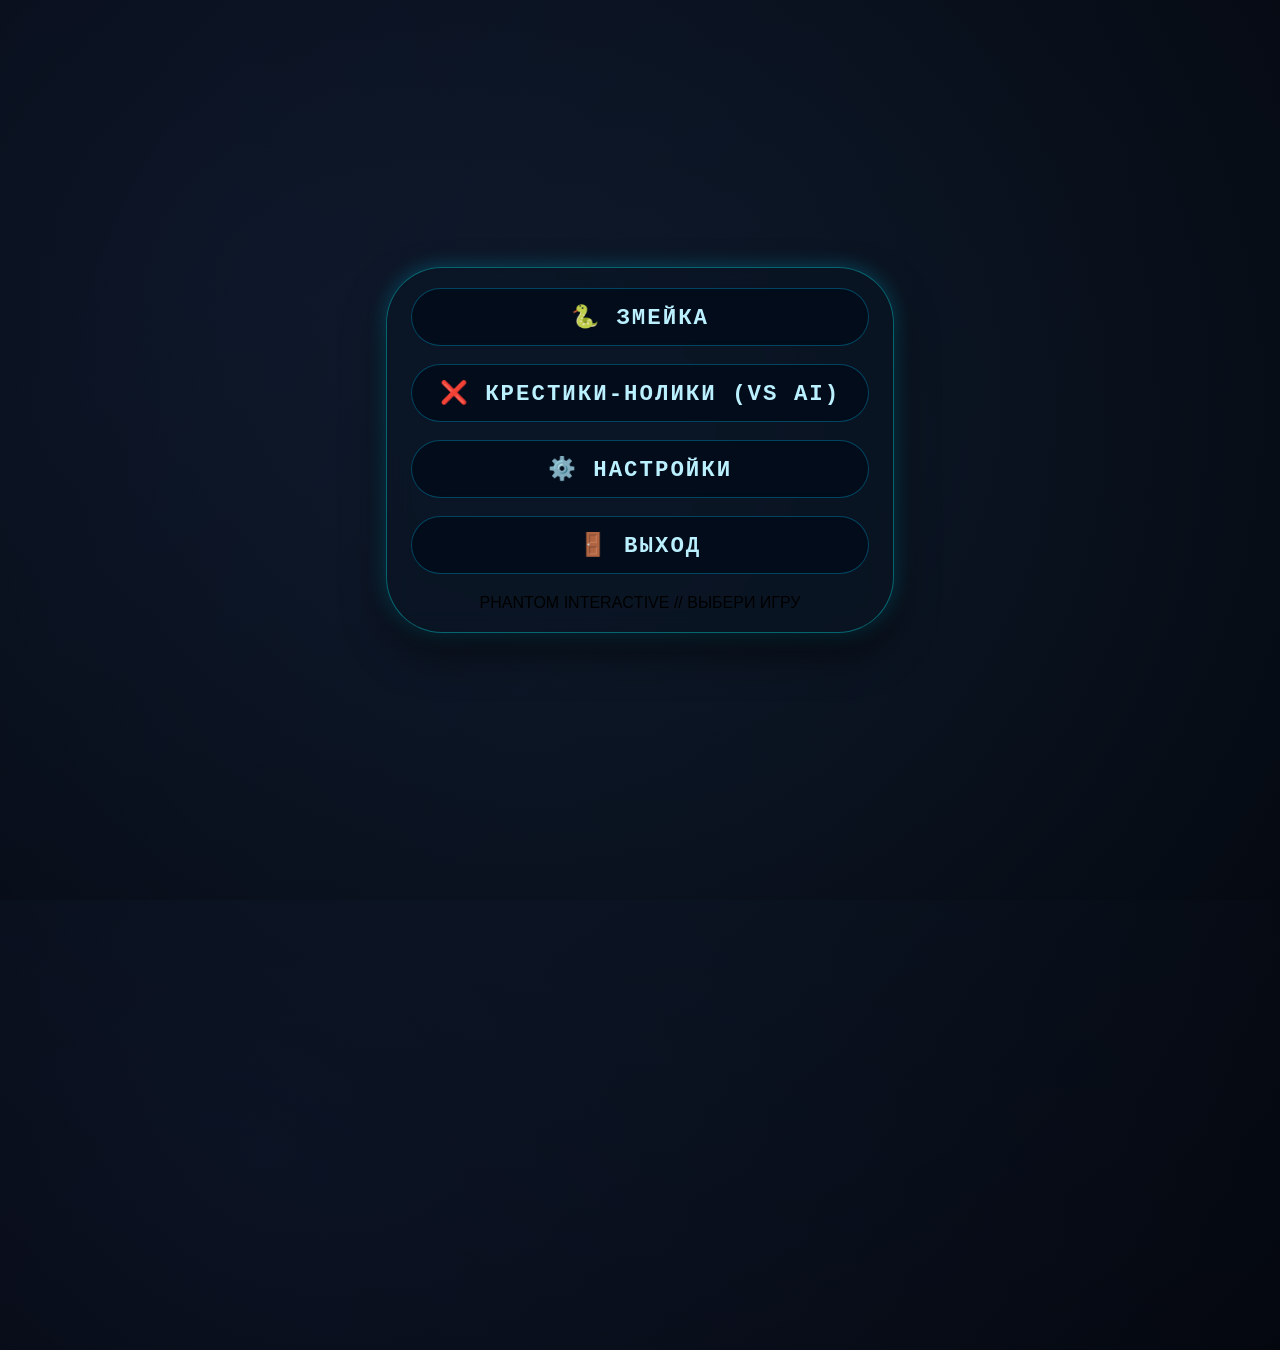
<file: game.html>
<!DOCTYPE html>
<html lang="ru">
<head>
    <meta charset="UTF-8">
    <meta name="viewport" content="width=device-width, initial-scale=1.0, user-scalable=no">
    <title>Phantom Games | Змейка (AI) + Крестики-нолики (VS AI)</title>
    <style>
        * {
            margin: 0;
            padding: 0;
            box-sizing: border-box;
            user-select: none;
        }

        body {
            background: radial-gradient(circle at 20% 30%, #0a0f1e, #03060c);
            font-family: 'Segoe UI', 'Poppins', 'Orbitron', 'Arial', sans-serif;
            min-height: 100vh;
            display: flex;
            justify-content: center;
            align-items: center;
            overflow: hidden;
            position: relative;
        }

        body::before {
            content: '';
            position: absolute;
            width: 200%;
            height: 200%;
            background: radial-gradient(circle, rgba(80, 180, 255, 0.08) 0%, rgba(0,0,0,0) 70%);
            top: -50%;
            left: -50%;
            animation: rotateGlow 24s linear infinite;
            pointer-events: none;
            z-index: 0;
        }

        @keyframes rotateGlow {
            0% { transform: rotate(0deg);}
            100% { transform: rotate(360deg);}
        }

        .menu-container, .game-container {
            position: relative;
            z-index: 10;
            backdrop-filter: blur(12px);
            background: rgba(10, 20, 35, 0.55);
            border-radius: 56px;
            padding: 20px 24px;
            border: 1px solid rgba(0, 255, 255, 0.35);
            box-shadow: 0 20px 40px rgba(0,0,0,0.5), 0 0 20px rgba(0, 210, 255, 0.3);
            transition: all 0.3s ease;
        }

        .menu {
            list-style: none;
            display: flex;
            flex-direction: column;
            gap: 18px;
            min-width: 280px;
        }

        .menu-item {
            position: relative;
            cursor: pointer;
            padding: 14px 28px;
            background: rgba(0, 10, 25, 0.7);
            border-radius: 60px;
            text-align: center;
            font-weight: 600;
            font-size: 1.4rem;
            letter-spacing: 2px;
            color: #bbf0ff;
            transition: 0.25s;
            backdrop-filter: blur(4px);
            border: 1px solid rgba(0, 200, 255, 0.3);
            text-transform: uppercase;
            font-family: 'Orbitron', monospace;
        }

        .menu-item:hover {
            background: rgba(0, 160, 210, 0.8);
            color: #fff;
            text-shadow: 0 0 6px cyan;
            border-color: cyan;
            transform: scale(1.02);
        }

        .menu-item:active {
            transform: scale(0.98);
        }

        .game-container {
            display: none;
            flex-direction: row;
            gap: 24px;
            flex-wrap: wrap;
            justify-content: center;
            align-items: flex-start;
            max-width: 1100px;
        }

        .canvas-area {
            display: flex;
            flex-direction: column;
            align-items: center;
        }

        canvas {
            background-color: #0a121f;
            border: 2px solid cyan;
            box-shadow: 0 0 20px rgba(0,255,255,0.3);
            border-radius: 12px;
        }

        .info-panel {
            background: rgba(0, 0, 0, 0.65);
            backdrop-filter: blur(8px);
            border-radius: 32px;
            padding: 16px 20px;
            min-width: 260px;
            border: 1px solid rgba(0, 255, 255, 0.5);
            color: #bbf0ff;
        }

        .info-panel h3 {
            font-family: 'Orbitron', monospace;
            margin-bottom: 12px;
            border-bottom: 1px solid cyan;
            display: inline-block;
        }

        .score-board {
            font-size: 1.8rem;
            font-weight: bold;
            margin: 10px 0;
        }

        .history-list, .inventory-list {
            max-height: 150px;
            overflow-y: auto;
            font-size: 0.85rem;
            list-style: none;
            padding-left: 5px;
        }

        .history-list li, .inventory-list li {
            margin: 5px 0;
            font-family: monospace;
        }

        .game-buttons {
            margin-top: 15px;
            display: flex;
            gap: 10px;
            flex-wrap: wrap;
        }

        .game-btn {
            background: rgba(0, 160, 210, 0.7);
            border: none;
            padding: 8px 16px;
            border-radius: 40px;
            font-family: 'Orbitron', monospace;
            font-weight: bold;
            color: white;
            cursor: pointer;
            transition: 0.2s;
        }

        .game-btn:hover {
            background: cyan;
            color: black;
            box-shadow: 0 0 8px cyan;
        }

        .settings-panel {
            margin-top: 20px;
            background: rgba(0,0,0,0.6);
            padding: 12px;
            border-radius: 28px;
            display: flex;
            align-items: center;
            gap: 20px;
            justify-content: center;
            flex-wrap: wrap;
        }

        .toggle-switch {
            width: 50px;
            height: 24px;
            background: #333;
            border-radius: 30px;
            position: relative;
            cursor: pointer;
            transition: 0.2s;
        }

        .toggle-switch.active {
            background: #0ff;
        }

        .toggle-switch::after {
            content: '';
            width: 20px;
            height: 20px;
            background: white;
            border-radius: 50%;
            position: absolute;
            top: 2px;
            left: 3px;
            transition: 0.2s;
        }

        .toggle-switch.active::after {
            left: 27px;
        }

        .ripple {
            position: absolute;
            border-radius: 50%;
            background: rgba(0, 255, 255, 0.5);
            transform: scale(0);
            animation: rippleAnim 0.6s linear;
            pointer-events: none;
        }

        @keyframes rippleAnim {
            to { transform: scale(8); opacity: 0; }
        }

        @keyframes fadeInUp {
            from { opacity: 0; transform: translateY(30px);}
            to { opacity: 1; transform: translateY(0);}
        }

        .menu-container, .game-container {
            animation: fadeInUp 0.6s ease-out;
        }
        
        .tic-tac-toe-status {
            margin: 15px 0;
            font-size: 1.2rem;
            text-align: center;
            background: rgba(0,0,0,0.5);
            padding: 8px;
            border-radius: 28px;
        }
    </style>
</head>
<body>

<!-- Главное меню -->
<div class="menu-container" id="mainMenu">
    <ul class="menu">
        <li class="menu-item" data-game="snake">🐍 ЗМЕЙКА</li>
        <li class="menu-item" data-game="tictactoe">❌ КРЕСТИКИ-НОЛИКИ (VS AI)</li>
        <li class="menu-item" data-action="settings">⚙️ НАСТРОЙКИ</li>
        <li class="menu-item" data-action="exit">🚪 ВЫХОД</li>
    </ul>
    <div id="settingsArea" style="margin-top: 20px; display: none;">
        <div class="settings-panel">
            <span>🔊 ЗВУК</span>
            <div id="soundToggle" class="toggle-switch active"></div>
            <span>🤖 ЗМЕЙКА: ИИ РЕЖИМ</span>
            <div id="snakeAIToggle" class="toggle-switch"></div>
        </div>
    </div>
    <div class="glow-text" style="text-align:center; margin-top:20px;">PHANTOM INTERACTIVE // ВЫБЕРИ ИГРУ</div>
</div>

<!-- Игровой контейнер -->
<div class="game-container" id="gameContainer">
    <div class="canvas-area">
        <canvas id="gameCanvas" width="500" height="500"></canvas>
        <div class="game-buttons">
            <button class="game-btn" id="restartGameBtn">🔄 Новая игра</button>
            <button class="game-btn" id="exitToMenuBtn">🏠 Выйти в меню</button>
        </div>
    </div>
    <div class="info-panel" id="infoPanel"></div>
</div>

<script>
    // ======================== ГЛОБАЛЬНЫЕ ПЕРЕМЕННЫЕ ========================
    let soundEnabled = true;
    let snakeAIMode = false;      // ИИ для змейки (выкл по умолчанию)
    let audioCtx = null;
    let currentGame = null;
    let gameLoop = null;
    let powerupGenerator = null;
    
    // Настройки звука и ИИ
    const soundToggleBtn = document.getElementById('soundToggle');
    const snakeAIToggle = document.getElementById('snakeAIToggle');
    
    soundToggleBtn.addEventListener('click', () => {
        soundEnabled = !soundEnabled;
        if (soundEnabled) {
            soundToggleBtn.classList.add('active');
            if (audioCtx && audioCtx.state === 'suspended') audioCtx.resume();
        } else {
            soundToggleBtn.classList.remove('active');
        }
    });
    
    snakeAIToggle.addEventListener('click', () => {
        snakeAIMode = !snakeAIMode;
        if (snakeAIMode) {
            snakeAIToggle.classList.add('active');
            // Если змейка уже запущена, нужно отключить управление с клавиатуры и включить ИИ
            if (currentGame === 'snake' && snakeGame.gameActive && !snakeGame.gameOverFlag) {
                // Отключаем обработчик клавиш
                if (keydownHandler) {
                    window.removeEventListener('keydown', keydownHandler);
                    keydownHandler = null;
                }
                // ИИ начнёт управлять на следующем шаге
            }
        } else {
            snakeAIToggle.classList.remove('active');
            // Если змейка активна, возвращаем управление игроку
            if (currentGame === 'snake' && snakeGame.gameActive && !snakeGame.gameOverFlag) {
                if (!keydownHandler) {
                    keydownHandler = (e) => snakeGame.handleKey(e);
                    window.addEventListener('keydown', keydownHandler);
                }
            }
        }
    });
    
    function initAudio() {
        if (audioCtx) return;
        try {
            audioCtx = new (window.AudioContext || window.webkitAudioContext)();
        } catch(e) { console.warn("Web Audio not supported"); }
    }
    
    function playBeep(freq, duration, volume = 0.15) {
        if (!soundEnabled || !audioCtx) return;
        const now = audioCtx.currentTime;
        const osc = audioCtx.createOscillator();
        const gain = audioCtx.createGain();
        osc.connect(gain);
        gain.connect(audioCtx.destination);
        osc.frequency.value = freq;
        gain.gain.value = volume;
        osc.start();
        gain.gain.exponentialRampToValueAtTime(0.0001, now + duration);
        osc.stop(now + duration);
    }
    
    function playClickSound() { playBeep(660, 0.08, 0.1); }
    function playWinSound() { playBeep(880, 0.3, 0.2); }
    function playDrawSound() { playBeep(440, 0.2, 0.15); }
    
    // ======================== ЗМЕЙКА С ПОДДЕРЖКОЙ ИИ ========================
    let snakeGame = {
        boardSize: 20,
        cellSize: 25,
        snake: [],
        direction: 'RIGHT',
        nextDirection: 'RIGHT',
        food: {x:12, y:12},
        score: 0,
        scoreHistory: [],
        powerups: [],
        activeEffects: [],
        gameActive: false,
        gameOverFlag: false,
        baseInterval: 160,
        currentInterval: 160,
        
        init() {
            const startX = Math.floor(this.boardSize/2);
            const startY = Math.floor(this.boardSize/2);
            this.snake = [
                {x: startX, y: startY},
                {x: startX-1, y: startY},
                {x: startX-2, y: startY}
            ];
            this.direction = 'RIGHT';
            this.nextDirection = 'RIGHT';
            this.score = 0;
            this.scoreHistory = [];
            this.activeEffects = [];
            this.powerups = [];
            this.gameActive = true;
            this.gameOverFlag = false;
            this.currentInterval = this.baseInterval;
            this.generateRandomFood();
            this.updateUI();
        },
        
        generateRandomFood() {
            const freeCells = [];
            for (let i = 0; i < this.boardSize; i++) {
                for (let j = 0; j < this.boardSize; j++) {
                    if (!this.snake.some(seg => seg.x === i && seg.y === j) && 
                        !this.powerups.some(p => p.x === i && p.y === j)) {
                        freeCells.push({x: i, y: j});
                    }
                }
            }
            if (freeCells.length > 0) {
                const rand = Math.floor(Math.random() * freeCells.length);
                this.food = freeCells[rand];
            }
        },
        
        spawnPowerup() {
            if (!this.gameActive || this.gameOverFlag) return;
            const type = Math.random() < 0.5 ? 'speed' : 'slow';
            let freePos = null;
            for (let i = 0; i < this.boardSize; i++) {
                for (let j = 0; j < this.boardSize; j++) {
                    if (!this.snake.some(seg => seg.x === i && seg.y === j) && 
                        !(this.food.x === i && this.food.y === j) &&
                        !this.powerups.some(p => p.x === i && p.y === j)) {
                        freePos = {x: i, y: j};
                        break;
                    }
                }
                if (freePos) break;
            }
            if (freePos) {
                this.powerups.push({
                    x: freePos.x,
                    y: freePos.y,
                    type: type,
                    expireTime: Date.now() + 8000
                });
            }
        },
        
        collectPowerup(p) {
            const now = Date.now();
            let effectTime = 10000;
            if (p.type === 'speed') {
                this.activeEffects.push({ type: 'speed', endTime: now + effectTime });
                if (soundEnabled) playBeep(660, 0.15, 0.2);
            } else if (p.type === 'slow') {
                this.activeEffects.push({ type: 'slow', endTime: now + effectTime });
                if (soundEnabled) playBeep(440, 0.15, 0.2);
            }
            this.activeEffects = this.activeEffects.filter(e => e.endTime > now);
            this.updateMoveInterval();
            this.updateInventoryUI();
        },
        
        updateMoveInterval() {
            let newInterval = this.baseInterval;
            let speedActive = false, slowActive = false;
            const now = Date.now();
            for (let eff of this.activeEffects) {
                if (eff.type === 'speed' && eff.endTime > now) speedActive = true;
                if (eff.type === 'slow' && eff.endTime > now) slowActive = true;
            }
            if (speedActive && !slowActive) newInterval = this.baseInterval * 0.55;
            else if (slowActive && !speedActive) newInterval = this.baseInterval * 1.8;
            if (newInterval !== this.currentInterval) {
                this.currentInterval = newInterval;
                if (this.gameActive && !this.gameOverFlag) {
                    if (gameLoop) clearTimeout(gameLoop);
                    startGameLoop();
                }
            }
        },
        
        // ---- Функция ИИ: выбирает наилучшее направление с помощью BFS ----
        getAIDirection() {
            const head = this.snake[0];
            const target = this.food;
            
            // BFS для поиска пути к еде
            const queue = [{x: head.x, y: head.y, path: []}];
            const visited = Array(this.boardSize).fill().map(() => Array(this.boardSize).fill(false));
            visited[head.x][head.y] = true;
            
            const directions = [
                {dx: 1, dy: 0, dir: 'RIGHT'},
                {dx: -1, dy: 0, dir: 'LEFT'},
                {dx: 0, dy: -1, dir: 'UP'},
                {dx: 0, dy: 1, dir: 'DOWN'}
            ];
            
            while (queue.length > 0) {
                const {x, y, path} = queue.shift();
                if (x === target.x && y === target.y) {
                    if (path.length > 0) return path[0];
                    else return this.direction; // уже на еде (не должно быть)
                }
                for (const d of directions) {
                    const nx = x + d.dx;
                    const ny = y + d.dy;
                    if (nx >= 0 && nx < this.boardSize && ny >= 0 && ny < this.boardSize && !visited[nx][ny]) {
                        // Проверяем, не занято ли тело змейки (кроме хвоста, т.к. он уйдёт)
                        let occupied = false;
                        for (let i = 0; i < this.snake.length; i++) {
                            if (this.snake[i].x === nx && this.snake[i].y === ny) {
                                // если это не хвост или если мы не собираемся есть еду (но здесь BFS до еды)
                                // для безопасности: если клетка занята змейкой, то только если это не хвост и не еда? 
                                // упростим: запрещаем все клетки змейки, кроме возможного хвоста (но хвост может сдвинуться)
                                // Но BFS ищет путь к еде, поэтому если еда не достигнута, то хвост ещё не сдвинут.
                                // Лучше: запрещаем все клетки, где есть змейка, кроме последнего сегмента, если он не будет съеден
                                if (i !== this.snake.length-1) occupied = true;
                                else {
                                    // хвост может освободиться, но только если мы не на еде. В BFS до еды - хвост не освободится
                                    occupied = true;
                                }
                                break;
                            }
                        }
                        if (!occupied) {
                            visited[nx][ny] = true;
                            const newPath = [...path, d.dir];
                            queue.push({x: nx, y: ny, path: newPath});
                        }
                    }
                }
            }
            
            // Если путь не найден (тупик), пробуем безопасное направление (не врезаться)
            const safeDirs = [];
            for (const d of directions) {
                const nx = head.x + d.dx;
                const ny = head.y + d.dy;
                if (nx >= 0 && nx < this.boardSize && ny >= 0 && ny < this.boardSize) {
                    let collision = false;
                    for (let i = 0; i < this.snake.length; i++) {
                        if (this.snake[i].x === nx && this.snake[i].y === ny) {
                            collision = true;
                            break;
                        }
                    }
                    if (!collision) safeDirs.push(d.dir);
                }
            }
            if (safeDirs.length > 0) return safeDirs[0];
            // Если всё плохо, возвращаем текущее направление (надеемся на лучшее)
            return this.direction;
        },
        
        step() {
            if (!this.gameActive || this.gameOverFlag) return;
            
            // Если включён ИИ, вычисляем следующее направление
            if (snakeAIMode) {
                const aiDir = this.getAIDirection();
                this.nextDirection = aiDir;
            }
            
            this.direction = this.nextDirection;
            let newHead = {...this.snake[0]};
            switch(this.direction) {
                case 'RIGHT': newHead.x += 1; break;
                case 'LEFT': newHead.x -= 1; break;
                case 'UP': newHead.y -= 1; break;
                case 'DOWN': newHead.y += 1; break;
            }
            if (newHead.x < 0 || newHead.x >= this.boardSize || newHead.y < 0 || newHead.y >= this.boardSize) {
                this.gameOver();
                return;
            }
            let willEat = (newHead.x === this.food.x && newHead.y === this.food.y);
            let selfCollision = false;
            for (let i = 0; i < this.snake.length; i++) {
                if (!willEat && i === this.snake.length-1) continue;
                if (this.snake[i].x === newHead.x && this.snake[i].y === newHead.y) {
                    selfCollision = true;
                    break;
                }
            }
            if (selfCollision) {
                this.gameOver();
                return;
            }
            this.snake.unshift(newHead);
            if (!willEat) {
                this.snake.pop();
            } else {
                this.score++;
                this.scoreHistory.unshift({ score: this.score, time: new Date().toLocaleTimeString() });
                if (this.scoreHistory.length > 15) this.scoreHistory.pop();
                if (soundEnabled) playBeep(880, 0.1, 0.15);
                this.generateRandomFood();
                this.updateUI();
            }
            for (let i = 0; i < this.powerups.length; i++) {
                if (this.powerups[i].x === newHead.x && this.powerups[i].y === newHead.y) {
                    this.collectPowerup(this.powerups[i]);
                    this.powerups.splice(i,1);
                    i--;
                }
            }
            const now = Date.now();
            this.powerups = this.powerups.filter(p => p.expireTime > now);
            this.activeEffects = this.activeEffects.filter(e => e.endTime > now);
            this.updateMoveInterval();
            this.updateInventoryUI();
            this.draw();
        },
        
        gameOver() {
            if (this.gameOverFlag) return;
            this.gameActive = false;
            this.gameOverFlag = true;
            if (soundEnabled) playBeep(220, 0.4, 0.25);
            this.draw();
            const ctx = document.getElementById('gameCanvas').getContext('2d');
            ctx.fillStyle = 'rgba(0,0,0,0.7)';
            ctx.fillRect(0,0,500,500);
            ctx.font = 'bold 24px Orbitron';
            ctx.fillStyle = 'cyan';
            ctx.fillText('GAME OVER', 150, 250);
        },
        
        draw() {
            const canvas = document.getElementById('gameCanvas');
            const ctx = canvas.getContext('2d');
            const cs = this.cellSize;
            ctx.clearRect(0,0,500,500);
            ctx.strokeStyle = '#1e3a5f';
            for(let i=0;i<=this.boardSize;i++) {
                ctx.beginPath();
                ctx.moveTo(i*cs,0); ctx.lineTo(i*cs,500); ctx.stroke();
                ctx.moveTo(0,i*cs); ctx.lineTo(500,i*cs); ctx.stroke();
            }
            ctx.fillStyle = '#ff3a6f';
            ctx.fillRect(this.food.x*cs, this.food.y*cs, cs-1, cs-1);
            for(let p of this.powerups) {
                ctx.fillStyle = p.type === 'speed' ? '#88ff88' : '#ffaa44';
                ctx.fillRect(p.x*cs, p.y*cs, cs-1, cs-1);
                ctx.fillStyle = 'black';
                ctx.font = `${cs-6}px monospace`;
                ctx.fillText(p.type === 'speed' ? '⚡' : '🐢', p.x*cs+5, p.y*cs+18);
            }
            for(let i=0;i<this.snake.length;i++) {
                let grad = ctx.createLinearGradient(this.snake[i].x*cs, this.snake[i].y*cs, this.snake[i].x*cs+cs, this.snake[i].y*cs+cs);
                grad.addColorStop(0, '#2ecc71');
                grad.addColorStop(1, '#27ae60');
                ctx.fillStyle = grad;
                ctx.fillRect(this.snake[i].x*cs, this.snake[i].y*cs, cs-1, cs-1);
            }
        },
        
        updateUI() {
            document.getElementById('scoreDisplay').innerText = this.score;
            const historyElem = document.getElementById('historyList');
            historyElem.innerHTML = '';
            if (this.scoreHistory.length === 0) historyElem.innerHTML = '<li>— пока нет очков —</li>';
            else this.scoreHistory.forEach(entry => {
                historyElem.innerHTML += `<li>🎯 ${entry.score} очков — ${entry.time}</li>`;
            });
            this.updateInventoryUI();
        },
        
        updateInventoryUI() {
            const invList = document.getElementById('inventoryList');
            invList.innerHTML = '';
            const now = Date.now();
            const filtered = this.activeEffects.filter(e => e.endTime > now);
            if (filtered.length === 0) invList.innerHTML = '<li>— нет активных бустов —</li>';
            else filtered.forEach(e => {
                const remainSec = ((e.endTime - now) / 1000).toFixed(1);
                let name = e.type === 'speed' ? '⚡ Ускорение' : '🐢 Замедление';
                invList.innerHTML += `<li>${name} : ${remainSec} с</li>`;
            });
        },
        
        handleKey(e) {
            // Если включён ИИ, не реагируем на клавиши
            if (snakeAIMode) return;
            if (!this.gameActive || this.gameOverFlag) return;
            const key = e.key;
            let newDir = null;
            if (key === 'w' || key === 'ArrowUp') newDir = 'UP';
            else if (key === 's' || key === 'ArrowDown') newDir = 'DOWN';
            else if (key === 'a' || key === 'ArrowLeft') newDir = 'LEFT';
            else if (key === 'd' || key === 'ArrowRight') newDir = 'RIGHT';
            if (newDir) {
                const opposites = {'RIGHT':'LEFT','LEFT':'RIGHT','UP':'DOWN','DOWN':'UP'};
                if (opposites[newDir] !== this.direction) {
                    this.nextDirection = newDir;
                }
            }
        }
    };
    
    // ======================== КРЕСТИКИ-НОЛИКИ С ИИ ========================
    let tttGame = {
        board: Array(9).fill(null),
        currentPlayer: 'X',
        gameActive: true,
        winner: null,
        scores: { X: 0, O: 0 },
        history: [],
        cellSize: 500/3,
        aiThinking: false,
        
        init() {
            this.board = Array(9).fill(null);
            this.currentPlayer = 'X';
            this.gameActive = true;
            this.winner = null;
            this.aiThinking = false;
            this.updateUI();
            this.draw();
        },
        
        makeMove(index, player) {
            if (!this.gameActive) return false;
            if (this.board[index] !== null) return false;
            if (player !== this.currentPlayer) return false;
            
            this.board[index] = player;
            if (soundEnabled) playClickSound();
            
            const winInfo = this.checkWin();
            if (winInfo.won) {
                this.gameActive = false;
                this.winner = player;
                this.scores[player]++;
                const timeStr = new Date().toLocaleTimeString();
                const winnerName = (player === 'X') ? 'Игрок (X)' : 'ИИ (O)';
                this.history.unshift(`🏆 Победил ${winnerName} — ${timeStr}`);
                if (this.history.length > 10) this.history.pop();
                if (soundEnabled) playWinSound();
                this.updateUI();
                this.draw();
                return true;
            } else if (this.board.every(cell => cell !== null)) {
                this.gameActive = false;
                this.winner = 'draw';
                const timeStr = new Date().toLocaleTimeString();
                this.history.unshift(`🤝 Ничья — ${timeStr}`);
                if (this.history.length > 10) this.history.pop();
                if (soundEnabled) playDrawSound();
                this.updateUI();
                this.draw();
                return true;
            }
            
            this.currentPlayer = (this.currentPlayer === 'X') ? 'O' : 'X';
            this.updateUI();
            this.draw();
            
            if (this.gameActive && this.currentPlayer === 'O') {
                this.aiMakeMove();
            }
            return true;
        },
        
        aiMakeMove() {
            if (!this.gameActive || this.currentPlayer !== 'O') return;
            if (this.aiThinking) return;
            this.aiThinking = true;
            
            setTimeout(() => {
                if (!this.gameActive || this.currentPlayer !== 'O') {
                    this.aiThinking = false;
                    return;
                }
                const bestIndex = this.getBestMove();
                if (bestIndex !== -1) {
                    this.makeMove(bestIndex, 'O');
                }
                this.aiThinking = false;
            }, 80);
        },
        
        getBestMove() {
            let bestScore = -Infinity;
            let bestMove = -1;
            for (let i = 0; i < 9; i++) {
                if (this.board[i] === null) {
                    this.board[i] = 'O';
                    let score = this.minimax(this.board, 0, false);
                    this.board[i] = null;
                    if (score > bestScore) {
                        bestScore = score;
                        bestMove = i;
                    }
                }
            }
            return bestMove;
        },
        
        minimax(board, depth, isMaximizing) {
            const winnerCheck = this.evaluateBoard(board);
            if (winnerCheck === 1) return 10 - depth;
            if (winnerCheck === -1) return -10 + depth;
            if (board.every(cell => cell !== null)) return 0;
            
            if (isMaximizing) {
                let best = -Infinity;
                for (let i = 0; i < 9; i++) {
                    if (board[i] === null) {
                        board[i] = 'O';
                        best = Math.max(best, this.minimax(board, depth+1, false));
                        board[i] = null;
                    }
                }
                return best;
            } else {
                let best = Infinity;
                for (let i = 0; i < 9; i++) {
                    if (board[i] === null) {
                        board[i] = 'X';
                        best = Math.min(best, this.minimax(board, depth+1, true));
                        board[i] = null;
                    }
                }
                return best;
            }
        },
        
        evaluateBoard(board) {
            const lines = [
                [0,1,2], [3,4,5], [6,7,8],
                [0,3,6], [1,4,7], [2,5,8],
                [0,4,8], [2,4,6]
            ];
            for (let line of lines) {
                const [a,b,c] = line;
                if (board[a] && board[a] === board[b] && board[a] === board[c]) {
                    if (board[a] === 'O') return 1;
                    if (board[a] === 'X') return -1;
                }
            }
            return 0;
        },
        
        checkWin() {
            const lines = [
                [0,1,2], [3,4,5], [6,7,8],
                [0,3,6], [1,4,7], [2,5,8],
                [0,4,8], [2,4,6]
            ];
            for (let line of lines) {
                const [a,b,c] = line;
                if (this.board[a] && this.board[a] === this.board[b] && this.board[a] === this.board[c]) {
                    return { won: true, line: line };
                }
            }
            return { won: false };
        },
        
        draw() {
            const canvas = document.getElementById('gameCanvas');
            const ctx = canvas.getContext('2d');
            const cs = this.cellSize;
            ctx.clearRect(0,0,500,500);
            ctx.strokeStyle = 'cyan';
            ctx.lineWidth = 4;
            for(let i=1;i<3;i++) {
                ctx.beginPath();
                ctx.moveTo(i*cs, 0);
                ctx.lineTo(i*cs, 500);
                ctx.stroke();
                ctx.beginPath();
                ctx.moveTo(0, i*cs);
                ctx.lineTo(500, i*cs);
                ctx.stroke();
            }
            ctx.font = `${cs*0.6}px "Segoe UI", "Orbitron"`;
            ctx.textAlign = 'center';
            ctx.textBaseline = 'middle';
            for(let i=0;i<9;i++) {
                if(this.board[i]) {
                    const x = (i%3)*cs + cs/2;
                    const y = Math.floor(i/3)*cs + cs/2;
                    ctx.fillStyle = this.board[i] === 'X' ? '#0ff' : '#f0f';
                    ctx.fillText(this.board[i], x, y);
                }
            }
            if (!this.gameActive && this.winner && this.winner !== 'draw') {
                ctx.font = 'bold 28px Orbitron';
                ctx.fillStyle = 'gold';
                ctx.shadowBlur = 8;
                const winnerText = (this.winner === 'X') ? 'ПОБЕДА ИГРОКА!' : 'ПОБЕДА ИИ!';
                ctx.fillText(winnerText, 250, 60);
                ctx.shadowBlur = 0;
            } else if (!this.gameActive && this.winner === 'draw') {
                ctx.font = 'bold 28px Orbitron';
                ctx.fillStyle = 'white';
                ctx.fillText('НИЧЬЯ', 250, 60);
            } else {
                ctx.font = '20px Orbitron';
                ctx.fillStyle = '#bbf0ff';
                const turnText = (this.currentPlayer === 'X') ? 'Ваш ход (X)' : 'Ход ИИ (O)...';
                ctx.fillText(turnText, 250, 60);
            }
        },
        
        updateUI() {
            const panel = document.getElementById('infoPanel');
            panel.innerHTML = `
                <h3>❌ КРЕСТИКИ-НОЛИКИ (VS AI)</h3>
                <div class="score-board">Счёт: Игрок X ${this.scores.X} - ${this.scores.O} O (AI)</div>
                <div class="tic-tac-toe-status" id="tttStatus">${this.gameActive ? (this.currentPlayer === 'X' ? 'Ваш ход ❌' : 'ИИ думает... ⭕') : (this.winner === 'draw' ? 'Ничья!' : (this.winner === 'X' ? 'Победа игрока!' : 'Победа ИИ!'))}</div>
                <h3>📜 ИСТОРИЯ ПАРТИЙ</h3>
                <ul class="history-list" id="historyListTTT">
                    ${this.history.length === 0 ? '<li>— нет данных —</li>' : this.history.map(h => `<li>${h}</li>`).join('')}
                </ul>
                <div style="margin-top:15px; font-size:12px;">⚡ Кликайте по клеткам мышкой</div>
            `;
        },
        
        reset() {
            this.board = Array(9).fill(null);
            this.currentPlayer = 'X';
            this.gameActive = true;
            this.winner = null;
            this.aiThinking = false;
            this.updateUI();
            this.draw();
        }
    };
    
    // ======================== УПРАВЛЕНИЕ ИГРАМИ ========================
    let keydownHandler = null;
    
    function onCanvasClick(e) {
        if (currentGame !== 'tictactoe') return;
        if (!tttGame.gameActive) return;
        if (tttGame.currentPlayer !== 'X') return;
        
        const rect = document.getElementById('gameCanvas').getBoundingClientRect();
        const scaleX = document.getElementById('gameCanvas').width / rect.width;
        const scaleY = document.getElementById('gameCanvas').height / rect.height;
        const mouseX = (e.clientX - rect.left) * scaleX;
        const mouseY = (e.clientY - rect.top) * scaleY;
        const cs = 500/3;
        const col = Math.floor(mouseX / cs);
        const row = Math.floor(mouseY / cs);
        if (col >= 0 && col < 3 && row >= 0 && row < 3) {
            const index = row*3 + col;
            tttGame.makeMove(index, 'X');
        }
    }
    
    function startGameLoop() {
        if (gameLoop) clearTimeout(gameLoop);
        function step() {
            if (currentGame === 'snake' && snakeGame.gameActive && !snakeGame.gameOverFlag) {
                snakeGame.step();
                drawCurrentGame();
                gameLoop = setTimeout(step, snakeGame.currentInterval);
            } else if (currentGame === 'snake') {
                gameLoop = setTimeout(step, 100);
            } else {
                return;
            }
        }
        if (currentGame === 'snake') {
            gameLoop = setTimeout(step, snakeGame.currentInterval);
        }
    }
    
    function drawCurrentGame() {
        if (currentGame === 'snake') snakeGame.draw();
        else if (currentGame === 'tictactoe') tttGame.draw();
    }
    
    function startPowerupGeneratorSnake() {
        if (powerupGenerator) clearTimeout(powerupGenerator);
        function schedule() {
            if (currentGame === 'snake' && snakeGame.gameActive && !snakeGame.gameOverFlag) {
                snakeGame.spawnPowerup();
            }
            if (currentGame === 'snake') {
                powerupGenerator = setTimeout(schedule, Math.random() * 10000 + 5000);
            }
        }
        if (currentGame === 'snake') {
            powerupGenerator = setTimeout(schedule, 5000);
        }
    }
    
    function stopAllGames() {
        if (gameLoop) { clearTimeout(gameLoop); gameLoop = null; }
        if (powerupGenerator) { clearTimeout(powerupGenerator); powerupGenerator = null; }
        if (keydownHandler) {
            window.removeEventListener('keydown', keydownHandler);
            keydownHandler = null;
        }
        const canvas = document.getElementById('gameCanvas');
        canvas.removeEventListener('click', onCanvasClick);
    }
    
    function loadSnakeGame() {
        stopAllGames();
        currentGame = 'snake';
        
        document.getElementById('infoPanel').innerHTML = `
            <h3>🐍 ЗМЕЙКА ${snakeAIMode ? '(ИИ УПРАВЛЯЕТ)' : '(ИГРОК УПРАВЛЯЕТ)'}</h3>
            <div class="score-board" id="scoreDisplay">0</div>
            <h3>📜 ПРОФИЛЬ (история очков)</h3>
            <ul class="history-list" id="historyList"><li>— нет данных —</li></ul>
            <h3>🎒 ИНВЕНТАРЬ (бусты)</h3>
            <ul class="inventory-list" id="inventoryList"><li>— нет —</li></ul>
            <div style="font-size:12px; margin-top:10px;">${snakeAIMode ? '🤖 ИИ играет сам' : '⚡ Управление: WASD / стрелки'}</div>
        `;
        
        snakeGame.init();
        snakeGame.draw();
        snakeGame.updateUI();
        
        if (!snakeAIMode) {
            keydownHandler = (e) => snakeGame.handleKey(e);
            window.addEventListener('keydown', keydownHandler);
        } else {
            keydownHandler = null;
        }
        
        startGameLoop();
        startPowerupGeneratorSnake();
    }
    
    function loadTicTacToe() {
        stopAllGames();
        currentGame = 'tictactoe';
        
        const canvas = document.getElementById('gameCanvas');
        canvas.addEventListener('click', onCanvasClick);
        
        tttGame.init();
        tttGame.draw();
        tttGame.updateUI();
    }
    
    // ======================== МЕНЮ ========================
    const mainMenuDiv = document.getElementById('mainMenu');
    const gameContainer = document.getElementById('gameContainer');
    const restartBtn = document.getElementById('restartGameBtn');
    const exitToMenuBtn = document.getElementById('exitToMenuBtn');
    const settingsArea = document.getElementById('settingsArea');
    
    function showMenu() {
        mainMenuDiv.style.display = 'block';
        gameContainer.style.display = 'none';
        stopAllGames();
        currentGame = null;
    }
    
    function hideMenuAndStart(gameType) {
        initAudio();
        if (audioCtx && audioCtx.state === 'suspended') audioCtx.resume();
        mainMenuDiv.style.display = 'none';
        gameContainer.style.display = 'flex';
        if (gameType === 'snake') loadSnakeGame();
        else if (gameType === 'tictactoe') loadTicTacToe();
    }
    
    document.querySelectorAll('.menu-item[data-game]').forEach(item => {
        item.addEventListener('click', (e) => {
            const game = item.getAttribute('data-game');
            createRipple(e, item);
            hideMenuAndStart(game);
        });
    });
    
    document.querySelector('[data-action="settings"]').addEventListener('click', (e) => {
        createRipple(e, e.currentTarget);
        if (settingsArea.style.display === 'none') settingsArea.style.display = 'block';
        else settingsArea.style.display = 'none';
    });
    
    document.querySelector('[data-action="exit"]').addEventListener('click', (e) => {
    createRipple(e, e.currentTarget);
    if (confirm('Вернуться на главную страницу?')) {
        window.location.href = 'index.html';
    }
});
    
    restartBtn.addEventListener('click', () => {
        if (currentGame === 'snake') {
            stopAllGames();
            loadSnakeGame();
        } else if (currentGame === 'tictactoe') {
            tttGame.reset();
        }
    });
    
    exitToMenuBtn.addEventListener('click', () => {
        showMenu();
    });
    
    function createRipple(event, element) {
        const rect = element.getBoundingClientRect();
        const size = Math.max(rect.width, rect.height);
        const x = event.clientX - rect.left - size/2;
        const y = event.clientY - rect.top - size/2;
        const ripple = document.createElement('span');
        ripple.classList.add('ripple');
        ripple.style.width = ripple.style.height = `${size}px`;
        ripple.style.left = `${x}px`;
        ripple.style.top = `${y}px`;
        ripple.style.position = 'absolute';
        element.style.position = 'relative';
        element.style.overflow = 'hidden';
        element.appendChild(ripple);
        setTimeout(() => ripple.remove(), 600);
    }
    
    // Старт
    showMenu();
    settingsArea.style.display = 'none';
    document.getElementById('soundToggle').classList.add('active');
    snakeAIToggle.classList.remove('active');
    snakeAIMode = false;
    soundEnabled = true;
</script>
</body>
</html>
</file>
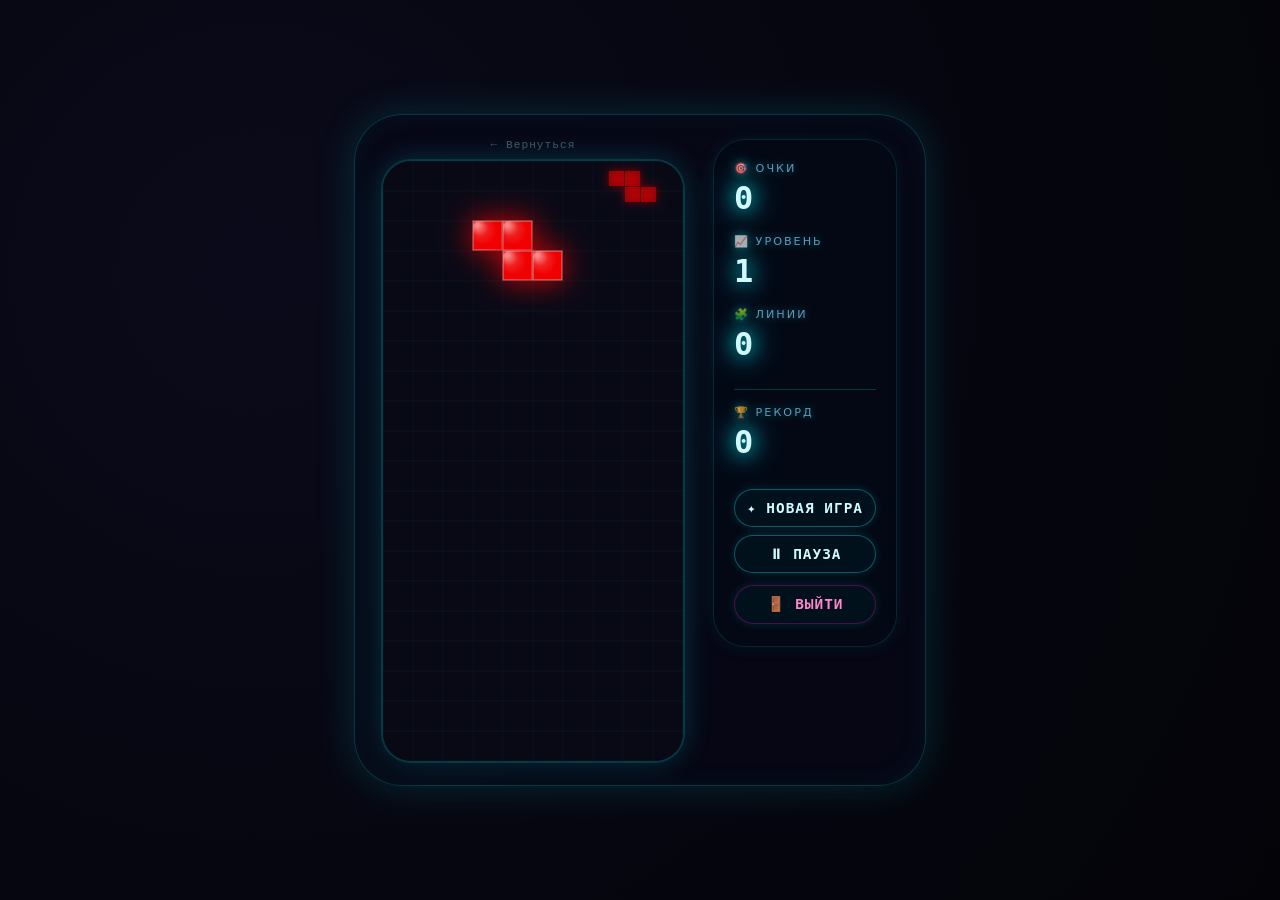
<file: neon-tetris.html>
<!DOCTYPE html>
<html lang="ru">
<head>
  <meta charset="UTF-8">
  <meta name="viewport" content="width=device-width, initial-scale=1.0, user-scalable=no">
  <title>Neon Tetris · киберпанк</title>
  <style>
    * {
      margin: 0;
      padding: 0;
      box-sizing: border-box;
      user-select: none;
    }

    body {
      background: radial-gradient(circle at 20% 30%, #0a0a1a, #030308);
      min-height: 100vh;
      display: flex;
      justify-content: center;
      align-items: center;
      font-family: 'Segoe UI', 'Orbitron', system-ui, sans-serif;
      padding: 16px;
      margin: 0;
    }

    .game-wrapper {
      background: rgba(8, 8, 24, 0.7);
      backdrop-filter: blur(4px);
      padding: 24px 28px;
      border-radius: 48px;
      border: 1px solid rgba(0, 255, 255, 0.2);
      box-shadow: 0 0 40px rgba(0, 255, 255, 0.15), inset 0 0 30px rgba(0, 255, 255, 0.05);
      display: flex;
      flex-wrap: wrap;
      justify-content: center;
      align-items: flex-start;
      gap: 30px;
    }

    /* ---- основной блок ---- */
    .tetris-container {
      display: flex;
      flex-direction: column;
      align-items: center;
    }

    canvas#gameCanvas {
      display: block;
      background: #090915;
      border-radius: 28px;
      box-shadow: 0 0 0 2px #00ffff22, 0 0 30px #00ffff33, inset 0 0 30px #00ffff0a;
      width: 300px;
      height: 600px;
      image-rendering: pixelated;
    }

    .info-panel {
      display: flex;
      flex-direction: column;
      gap: 18px;
      min-width: 170px;
      background: rgba(0, 10, 20, 0.5);
      padding: 22px 20px;
      border-radius: 32px;
      border: 1px solid #00ffff22;
      backdrop-filter: blur(6px);
      box-shadow: 0 0 20px #00ffff11;
    }

    .info-item {
      color: #b0f0ff;
      text-shadow: 0 0 8px #00ffff88, 0 0 16px #00ffff44;
      font-weight: 300;
      letter-spacing: 1px;
    }

    .info-item span {
      display: block;
      font-size: 2rem;
      font-weight: 700;
      color: #d0faff;
      text-shadow: 0 0 20px #00ffff, 0 0 40px #00ccff;
      margin-top: 4px;
      font-family: 'Orbitron', monospace;
    }

    .info-item .label {
      font-size: 0.7rem;
      text-transform: uppercase;
      opacity: 0.7;
      letter-spacing: 2px;
      color: #8ad4ff;
    }

    .controls {
      display: flex;
      flex-direction: column;
      gap: 8px;
      margin-top: 10px;
    }

    .controls button {
      background: rgba(0, 255, 255, 0.04);
      border: 1px solid #00ffff55;
      color: #d0faff;
      font-size: 0.9rem;
      padding: 10px 12px;
      border-radius: 60px;
      font-weight: 600;
      letter-spacing: 1px;
      cursor: pointer;
      backdrop-filter: blur(6px);
      transition: all 0.15s ease;
      box-shadow: 0 0 12px #00ffff22;
      text-transform: uppercase;
      font-family: 'Orbitron', monospace;
    }

    .controls button:hover {
      background: #00ffff22;
      border-color: #00ffffcc;
      box-shadow: 0 0 30px #00ffff88, inset 0 0 20px #00ffff44;
      transform: scale(1.02);
      color: #ffffff;
    }

    .controls button:active {
      transform: scale(0.96);
    }

    /* ===== КНОПКА ВЫХОДА ===== */
    .controls .exit-btn {
      border-color: rgba(255, 0, 200, 0.3);
      color: #ff88cc;
      margin-top: 4px;
    }

    .controls .exit-btn:hover {
      border-color: #ff00c8;
      box-shadow: 0 0 30px rgba(255, 0, 200, 0.3), inset 0 0 20px rgba(255, 0, 200, 0.15);
      color: #ffffff;
    }

    .high-score {
      border-top: 1px solid #00ffff33;
      padding-top: 16px;
      margin-top: 8px;
    }

    /* мобильные кнопки */
    .touch-controls {
      display: none;
      justify-content: center;
      gap: 10px;
      margin-top: 16px;
      flex-wrap: wrap;
    }

    .touch-btn {
      background: rgba(0, 255, 255, 0.08);
      border: 1px solid #00ffff66;
      color: #b0f0ff;
      font-size: 1.8rem;
      width: 70px;
      height: 70px;
      border-radius: 30px;
      display: flex;
      align-items: center;
      justify-content: center;
      backdrop-filter: blur(4px);
      box-shadow: 0 0 20px #00ffff22;
      transition: all 0.1s;
    }

    .touch-btn:active {
      background: #00ffff33;
      transform: scale(0.90);
      border-color: #00ffff;
    }

    /* ===== ВЕРНУТЬСЯ НА ГЛАВНУЮ (сверху) ===== */
    .back-to-main {
      display: inline-block;
      color: #445566;
      text-decoration: none;
      font-size: 0.7rem;
      font-family: 'Courier New', monospace;
      transition: 0.3s;
      margin-bottom: 10px;
      letter-spacing: 1px;
    }

    .back-to-main:hover {
      color: #00ffc8;
    }

    @media (max-width: 720px) {
      .game-wrapper {
        flex-direction: column;
        align-items: center;
        padding: 16px;
        gap: 20px;
      }
      .info-panel {
        flex-direction: row;
        flex-wrap: wrap;
        justify-content: center;
        min-width: unset;
        width: 100%;
        padding: 18px;
      }
      .info-item {
        flex: 1;
        min-width: 80px;
        text-align: center;
      }
      .touch-controls {
        display: flex;
      }
    }

    @media (max-width: 480px) {
      canvas#gameCanvas {
        width: 240px;
        height: 480px;
      }
    }
  </style>
</head>
<body>
<div class="game-wrapper">
  <div class="tetris-container">
    <!-- ===== ССЫЛКА НА ГЛАВНУЮ (сверху) ===== -->
    <a href="index.html" class="back-to-main">← Вернуться</a>

    <canvas id="gameCanvas" width="300" height="600"></canvas>
    <div class="touch-controls" id="touchControls">
      <button class="touch-btn" data-action="left">◀</button>
      <button class="touch-btn" data-action="rotate">↻</button>
      <button class="touch-btn" data-action="down">▼</button>
      <button class="touch-btn" data-action="right">▶</button>
      <button class="touch-btn" data-action="drop">⤓</button>
    </div>
  </div>

  <div class="info-panel">
    <div class="info-item">
      <div class="label">🎯 очки</div>
      <span id="scoreDisplay">0</span>
    </div>
    <div class="info-item">
      <div class="label">📈 уровень</div>
      <span id="levelDisplay">1</span>
    </div>
    <div class="info-item">
      <div class="label">🧩 линии</div>
      <span id="linesDisplay">0</span>
    </div>
    <div class="info-item high-score">
      <div class="label">🏆 рекорд</div>
      <span id="highScoreDisplay">0</span>
    </div>
    <div class="controls">
      <button id="newGameBtn">✦ новая игра</button>
      <button id="pauseToggleBtn">⏸ пауза</button>
      <!-- ===== КНОПКА ВЫХОДА ===== -->
      <button id="exitGameBtn" class="exit-btn">🚪 выйти</button>
    </div>
  </div>
</div>

<script>
  (function() {
    // ---------- НЕОНОВЫЙ ТЕТРИС · КИБЕРПАНК ----------
    const canvas = document.getElementById('gameCanvas');
    const ctx = canvas.getContext('2d');

    // UI элементы
    const scoreSpan = document.getElementById('scoreDisplay');
    const levelSpan = document.getElementById('levelDisplay');
    const linesSpan = document.getElementById('linesDisplay');
    const highScoreSpan = document.getElementById('highScoreDisplay');

    // Константы
    const COLS = 10;
    const ROWS = 20;
    const BLOCK_SIZE = 30; // 300/10, 600/20

    // Фигуры (классические + неоновый стиль)
    const SHAPES = [
        // I
        [[1,1,1,1]],
        // O
        [[1,1],[1,1]],
        // T
        [[0,1,0],[1,1,1]],
        // S
        [[0,1,1],[1,1,0]],
        // Z
        [[1,1,0],[0,1,1]],
        // L
        [[1,0,0],[1,1,1]],
        // J
        [[0,0,1],[1,1,1]]
    ];

    const COLORS = [
        '#00f0f0', // I — циан
        '#f0f000', // O — жёлтый
        '#a000f0', // T — фиолет
        '#00f000', // S — зелёный
        '#f00000', // Z — красный
        '#f0a000', // L — оранж
        '#0000f0'  // J — синий
    ];

    // Состояние игры
    let board = [];
    let currentPiece = null;
    let nextPiece = null;
    let score = 0;
    let lines = 0;
    let level = 1;
    let highScore = 0;
    let gameOver = false;
    let paused = false;
    let dropInterval = 500; // мс
    let gameInterval = null;
    let animationFrame = null;

    // Загрузка рекорда
    function loadHighScore() {
      try {
        const saved = localStorage.getItem('neonTetrisHighScore');
        if (saved) highScore = parseInt(saved, 10) || 0;
      } catch(e) { highScore = 0; }
      highScoreSpan.textContent = highScore;
    }

    function saveHighScore() {
      if (score > highScore) {
        highScore = score;
        try { localStorage.setItem('neonTetrisHighScore', String(highScore)); } catch(e) {}
        highScoreSpan.textContent = highScore;
      }
    }

    // Инициализация доски
    function createBoard() {
      return Array.from({ length: ROWS }, () => Array(COLS).fill(0));
    }

    // Случайная фигура
    function randomPiece() {
      const type = Math.floor(Math.random() * SHAPES.length);
      const shape = SHAPES[type].map(row => [...row]);
      return {
        shape: shape,
        color: COLORS[type],
        type: type,
        x: Math.floor((COLS - shape[0].length) / 2),
        y: 0
      };
    }

    // Поворот
    function rotatePiece(piece) {
      const oldShape = piece.shape;
      const rotated = oldShape[0].map((_, idx) => oldShape.map(row => row[idx]).reverse());
      return rotated;
    }

    // Проверка коллизии
    function collide(shape, offsetX, offsetY) {
      for (let r = 0; r < shape.length; r++) {
        for (let c = 0; c < shape[0].length; c++) {
          if (shape[r][c] !== 0) {
            const boardX = offsetX + c;
            const boardY = offsetY + r;
            if (boardX < 0 || boardX >= COLS || boardY >= ROWS || boardY < 0) return true;
            if (boardY >= 0 && board[boardY][boardX] !== 0) return true;
          }
        }
      }
      return false;
    }

    // Фиксация фигуры
    function mergePiece() {
      if (!currentPiece) return;
      const { shape, x, y, color } = currentPiece;
      for (let r = 0; r < shape.length; r++) {
        for (let c = 0; c < shape[0].length; c++) {
          if (shape[r][c] !== 0) {
            const boardY = y + r;
            const boardX = x + c;
            if (boardY >= 0 && boardY < ROWS && boardX >= 0 && boardX < COLS) {
              board[boardY][boardX] = color;
            }
          }
        }
      }
    }

    // Очистка линий и подсчёт
    function clearLines() {
      let cleared = 0;
      for (let row = ROWS - 1; row >= 0; ) {
        let full = true;
        for (let col = 0; col < COLS; col++) {
          if (board[row][col] === 0) { full = false; break; }
        }
        if (full) {
          board.splice(row, 1);
          board.unshift(Array(COLS).fill(0));
          cleared++;
          // продолжаем с той же строки
        } else {
          row--;
        }
      }
      return cleared;
    }

    // Спавн новой фигуры
    function spawnPiece() {
      if (nextPiece === null) {
        nextPiece = randomPiece();
      }
      currentPiece = {
        shape: nextPiece.shape.map(row => [...row]),
        color: nextPiece.color,
        type: nextPiece.type,
        x: Math.floor((COLS - nextPiece.shape[0].length) / 2),
        y: 0
      };
      nextPiece = randomPiece();

      if (collide(currentPiece.shape, currentPiece.x, currentPiece.y)) {
        gameOver = true;
        clearInterval(gameInterval);
        gameInterval = null;
        saveHighScore();
        currentPiece = null;
      }
      render();
    }

    // Действия
    function movePiece(dx, dy) {
      if (!currentPiece || gameOver || paused) return false;
      const { shape, x, y } = currentPiece;
      if (!collide(shape, x + dx, y + dy)) {
        currentPiece.x += dx;
        currentPiece.y += dy;
        render();
        return true;
      }
      // если dy===1 (падение) и коллизия — фиксация
      if (dy === 1) {
        lockPiece();
      }
      return false;
    }

    function rotateCurrent() {
      if (!currentPiece || gameOver || paused) return;
      const rotated = rotatePiece(currentPiece);
      if (!collide(rotated, currentPiece.x, currentPiece.y)) {
        currentPiece.shape = rotated;
        render();
      } else {
        // wall kick: попробуем сместить
        const kicks = [-1, 1, -2, 2];
        for (let kick of kicks) {
          if (!collide(rotated, currentPiece.x + kick, currentPiece.y)) {
            currentPiece.shape = rotated;
            currentPiece.x += kick;
            render();
            return;
          }
        }
      }
    }

    function hardDrop() {
      if (!currentPiece || gameOver || paused) return;
      while (!collide(currentPiece.shape, currentPiece.x, currentPiece.y + 1)) {
        currentPiece.y++;
      }
      lockPiece();
    }

    function lockPiece() {
      if (!currentPiece) return;
      mergePiece();
      const cleared = clearLines();
      if (cleared > 0) {
        const lineScores = [0, 100, 300, 500, 800];
        const addScore = lineScores[Math.min(cleared, 4)] * level;
        score += addScore;
        lines += cleared;
        // повышение уровня
        level = Math.floor(lines / 5) + 1;
        dropInterval = Math.max(80, 500 - level * 25);
        // перезапуск интервала
        if (gameInterval) {
          clearInterval(gameInterval);
          gameInterval = setInterval(gameTick, dropInterval);
        }
        updateUI();
        saveHighScore();
      }
      spawnPiece();
      render();
      updateUI();
    }

    function gameTick() {
      if (gameOver || paused) return;
      if (currentPiece) {
        if (!collide(currentPiece.shape, currentPiece.x, currentPiece.y + 1)) {
          currentPiece.y++;
          render();
        } else {
          lockPiece();
        }
      }
    }

    // ---- Отрисовка (неоновая) ----
    function render() {
      ctx.clearRect(0, 0, canvas.width, canvas.height);
      // фон
      ctx.fillStyle = '#090915';
      ctx.fillRect(0, 0, canvas.width, canvas.height);

      // сетка (очень тусклая)
      ctx.strokeStyle = '#00ffff22';
      ctx.lineWidth = 0.3;
      for (let i = 0; i <= COLS; i++) {
        ctx.beginPath();
        ctx.moveTo(i * BLOCK_SIZE, 0);
        ctx.lineTo(i * BLOCK_SIZE, canvas.height);
        ctx.stroke();
      }
      for (let i = 0; i <= ROWS; i++) {
        ctx.beginPath();
        ctx.moveTo(0, i * BLOCK_SIZE);
        ctx.lineTo(canvas.width, i * BLOCK_SIZE);
        ctx.stroke();
      }

      // доска
      for (let row = 0; row < ROWS; row++) {
        for (let col = 0; col < COLS; col++) {
          const color = board[row][col];
          if (color !== 0) {
            drawBlock(col, row, color, true);
          }
        }
      }

      // текущая фигура
      if (currentPiece && !gameOver) {
        const { shape, x, y, color } = currentPiece;
        for (let r = 0; r < shape.length; r++) {
          for (let c = 0; c < shape[0].length; c++) {
            if (shape[r][c] !== 0) {
              drawBlock(x + c, y + r, color, false);
            }
          }
        }
      }

      // Game Over overlay
      if (gameOver) {
        ctx.fillStyle = '#ff00aa44';
        ctx.fillRect(0, 0, canvas.width, canvas.height);
        ctx.font = 'bold 26px "Orbitron", monospace';
        ctx.textAlign = 'center';
        ctx.textBaseline = 'middle';
        ctx.shadowColor = '#ff00ff';
        ctx.shadowBlur = 30;
        ctx.fillStyle = '#ffaaff';
        ctx.fillText('GAME OVER', canvas.width/2, canvas.height/2 - 10);
        ctx.shadowBlur = 0;
      } else if (paused) {
        ctx.fillStyle = '#00ffff22';
        ctx.fillRect(0, 0, canvas.width, canvas.height);
        ctx.font = 'bold 28px "Orbitron", monospace';
        ctx.textAlign = 'center';
        ctx.textBaseline = 'middle';
        ctx.shadowColor = '#00ffff';
        ctx.shadowBlur = 30;
        ctx.fillStyle = '#aaffff';
        ctx.fillText('⏸ ПАУЗА', canvas.width/2, canvas.height/2);
        ctx.shadowBlur = 0;
      }

      // мини-следующая фигура (правый верхний угол)
      if (nextPiece && !gameOver) {
        const miniSize = 16;
        const startX = canvas.width - miniSize * 4 - 10;
        const startY = 10;
        ctx.globalAlpha = 0.5;
        ctx.shadowBlur = 10;
        ctx.shadowColor = '#00ffff';
        const shape = nextPiece.shape;
        for (let r = 0; r < shape.length; r++) {
          for (let c = 0; c < shape[0].length; c++) {
            if (shape[r][c] !== 0) {
              ctx.fillStyle = nextPiece.color;
              ctx.shadowColor = nextPiece.color;
              ctx.fillRect(startX + c * miniSize, startY + r * miniSize, miniSize-1, miniSize-1);
            }
          }
        }
        ctx.globalAlpha = 1.0;
        ctx.shadowBlur = 0;
      }
    }

    function drawBlock(col, row, color, isBoard) {
      const x = col * BLOCK_SIZE;
      const y = row * BLOCK_SIZE;
      const size = BLOCK_SIZE - 1;

      // свечение
      ctx.shadowColor = color;
      ctx.shadowBlur = isBoard ? 18 : 30;
      ctx.fillStyle = color;
      ctx.fillRect(x, y, size, size);

      // внутренний блик
      ctx.shadowBlur = 0;
      const grad = ctx.createRadialGradient(x+4, y+4, 2, x+10, y+10, 14);
      grad.addColorStop(0, '#ffffff88');
      grad.addColorStop(0.5, '#ffffff22');
      grad.addColorStop(1, '#ffffff00');
      ctx.fillStyle = grad;
      ctx.fillRect(x, y, size, size);

      // рамка
      ctx.strokeStyle = '#ffffff66';
      ctx.lineWidth = 1.2;
      ctx.shadowBlur = 0;
      ctx.strokeRect(x, y, size, size);
    }

    // ---- UI обновление ----
    function updateUI() {
      scoreSpan.textContent = score;
      levelSpan.textContent = level;
      linesSpan.textContent = lines;
      highScoreSpan.textContent = highScore;
    }

    // ---- Новая игра ----
    function newGame() {
      if (gameInterval) {
        clearInterval(gameInterval);
        gameInterval = null;
      }
      board = createBoard();
      score = 0;
      lines = 0;
      level = 1;
      dropInterval = 500;
      gameOver = false;
      paused = false;
      document.getElementById('pauseToggleBtn').textContent = '⏸ пауза';
      nextPiece = randomPiece();
      spawnPiece();
      updateUI();
      saveHighScore();
      if (gameInterval) clearInterval(gameInterval);
      gameInterval = setInterval(gameTick, dropInterval);
      render();
    }

    // ---- Пауза ----
    function togglePause() {
      if (gameOver) return;
      paused = !paused;
      document.getElementById('pauseToggleBtn').textContent = paused ? '▶ играть' : '⏸ пауза';
      render();
    }

    // ===== ВЫХОД НА ГЛАВНУЮ =====
    function exitGame() {
      if (confirm('Выйти из игры и вернуться на главную страницу?')) {
        window.location.href = 'index.html';
      }
    }

    // ---- Инициализация и старт ----
    function init() {
      loadHighScore();
      board = createBoard();
      nextPiece = randomPiece();
      spawnPiece();
      updateUI();
      if (gameInterval) clearInterval(gameInterval);
      gameInterval = setInterval(gameTick, dropInterval);
      render();

      // кнопки
      document.getElementById('newGameBtn').addEventListener('click', newGame);
      document.getElementById('pauseToggleBtn').addEventListener('click', togglePause);
      document.getElementById('exitGameBtn').addEventListener('click', exitGame);

      // клавиатура
      window.addEventListener('keydown', (e) => {
        const key = e.key;
        if (['ArrowUp','ArrowDown','ArrowLeft','ArrowRight',' ', 'Space'].includes(key)) {
          e.preventDefault();
        }
        if (gameOver || paused) {
          if (key === 'p' || key === 'P' || key === 'Escape') togglePause();
          return;
        }
        switch(key) {
          case 'ArrowLeft': movePiece(-1, 0); break;
          case 'ArrowRight': movePiece(1, 0); break;
          case 'ArrowDown': movePiece(0, 1); break;
          case 'ArrowUp': rotateCurrent(); break;
          case ' ':
          case 'Space': hardDrop(); break;
          case 'p':
          case 'P': togglePause(); break;
        }
      });

      // touch / мобильные кнопки
      document.querySelectorAll('.touch-btn').forEach(btn => {
        btn.addEventListener('click', (e) => {
          e.preventDefault();
          const action = btn.dataset.action;
          if (gameOver || paused) {
            if (action === 'pause') togglePause();
            return;
          }
          switch(action) {
            case 'left': movePiece(-1, 0); break;
            case 'right': movePiece(1, 0); break;
            case 'down': movePiece(0, 1); break;
            case 'rotate': rotateCurrent(); break;
            case 'drop': hardDrop(); break;
          }
        });
      });
    }

    // запуск
    init();
  })();
</script>
</body>
</html>
</file>
<file: style.css>
/* ===== ГЛОБАЛЬНЫЕ СТИЛИ ===== */
:root {
    --bg-primary: #0a0a0f;
    --bg-secondary: #12121f;
    --text-primary: #e0e0e0;
    --text-secondary: #8899aa;
    --neon-cyan: #00ffc8;
    --neon-pink: #ff00c8;
    --neon-gold: #ffcc00;
    --glow-cyan: 0 0 20px rgba(0, 255, 200, 0.2);
    --glow-pink: 0 0 20px rgba(255, 0, 200, 0.2);
    --scanline-opacity: 0.03;
}

* {
    margin: 0;
    padding: 0;
    box-sizing: border-box;
}

html {
    scroll-behavior: smooth;
}

body {
    font-family: 'Segoe UI', 'Courier New', monospace;
    background: var(--bg-primary);
    color: var(--text-primary);
    min-height: 100vh;
    background-image: 
        radial-gradient(ellipse at 10% 20%, rgba(0, 255, 200, 0.05) 0%, transparent 60%),
        radial-gradient(ellipse at 90% 80%, rgba(255, 0, 200, 0.05) 0%, transparent 60%);
    line-height: 1.6;
    position: relative;
}

/* ===== SCANLINE / CRT OVERLAY ===== */
body::before {
    content: '';
    position: fixed;
    top: 0;
    left: 0;
    width: 100%;
    height: 100%;
    background: repeating-linear-gradient(
        0deg,
        rgba(0, 0, 0, 0) 0px,
        rgba(0, 0, 0, 0) 2px,
        rgba(0, 0, 0, 0.03) 2px,
        rgba(0, 0, 0, 0.03) 4px
    );
    pointer-events: none;
    z-index: 9999;
    opacity: var(--scanline-opacity);
    transition: opacity 0.5s;
}

body::after {
    content: '';
    position: fixed;
    top: 0;
    left: 0;
    width: 100%;
    height: 100%;
    background: radial-gradient(ellipse at center, transparent 60%, rgba(0, 0, 0, 0.3) 100%);
    pointer-events: none;
    z-index: 9998;
}

/* ===== ТОГГЛ ЭФФЕКТОВ ===== */
.effects-toggle {
    position: fixed;
    bottom: 20px;
    right: 20px;
    z-index: 10000;
    background: rgba(0, 0, 0, 0.7);
    border: 1px solid rgba(0, 255, 200, 0.2);
    border-radius: 30px;
    padding: 8px 16px;
    color: #667788;
    font-size: 0.7rem;
    cursor: pointer;
    transition: 0.3s;
    backdrop-filter: blur(8px);
    font-family: 'Courier New', monospace;
    letter-spacing: 1px;
}

.effects-toggle:hover {
    border-color: var(--neon-cyan);
    color: var(--neon-cyan);
}

/* ===== PARTICLE BACKGROUND ===== */
#particles-canvas {
    position: fixed;
    top: 0;
    left: 0;
    width: 100%;
    height: 100%;
    z-index: 0;
    pointer-events: none;
}

/* ===== ФОКУС ===== */
a:focus-visible,
button:focus-visible,
input:focus-visible,
select:focus-visible,
textarea:focus-visible {
    outline: 2px solid var(--neon-cyan);
    outline-offset: 4px;
    border-radius: 4px;
}

/* ===== СКРОЛЛБАР ===== */
::-webkit-scrollbar { width: 6px; }
::-webkit-scrollbar-track { background: var(--bg-primary); }
::-webkit-scrollbar-thumb { background: var(--neon-cyan); border-radius: 4px; box-shadow: 0 0 20px rgba(0, 255, 200, 0.3); }

/* ===== КОНТЕЙНЕР ===== */
.container {
    max-width: 1200px;
    margin: 0 auto;
    padding: 20px;
    position: relative;
    z-index: 1;
}

/* ===== ШАПКА ===== */
.header {
    display: flex;
    justify-content: space-between;
    align-items: center;
    padding: 20px 0;
    border-bottom: 1px solid rgba(0, 255, 200, 0.1);
    margin-bottom: 40px;
    flex-wrap: wrap;
    gap: 15px;
}

.logo {
    font-size: 2.2rem;
    font-weight: 700;
    background: linear-gradient(135deg, var(--neon-cyan), var(--neon-pink));
    -webkit-background-clip: text;
    -webkit-text-fill-color: transparent;
    letter-spacing: 2px;
    text-shadow: 0 0 40px rgba(0, 255, 200, 0.2);
    position: relative;
}

.logo::before {
    content: '';
    position: absolute;
    top: -2px;
    left: -2px;
    right: -2px;
    bottom: -2px;
    background: linear-gradient(135deg, var(--neon-cyan), var(--neon-pink));
    border-radius: 4px;
    z-index: -1;
    opacity: 0.1;
    filter: blur(10px);
}

.logo span {
    font-size: 1rem;
    -webkit-text-fill-color: #666;
    background: none;
    letter-spacing: 4px;
}

/* ===== НАВИГАЦИЯ ===== */
.nav {
    display: flex;
    gap: 25px;
    flex-wrap: wrap;
}

.nav a {
    color: var(--text-secondary);
    text-decoration: none;
    font-size: 0.9rem;
    transition: 0.3s;
    position: relative;
    padding: 5px 0;
}

.nav a::after {
    content: '';
    position: absolute;
    bottom: 0;
    left: 0;
    width: 0;
    height: 2px;
    background: linear-gradient(90deg, var(--neon-cyan), var(--neon-pink));
    transition: 0.3s;
    box-shadow: 0 0 10px rgba(0, 255, 200, 0.3);
}

.nav a:hover,
.nav a:focus {
    color: var(--neon-cyan);
    text-shadow: 0 0 20px rgba(0, 255, 200, 0.2);
}

.nav a:hover::after,
.nav a:focus::after {
    width: 100%;
}

/* ===== ГЕРОЙ ===== */
.hero {
    text-align: center;
    padding: 60px 20px 80px;
    background: linear-gradient(135deg, rgba(0, 255, 200, 0.05), rgba(255, 0, 200, 0.05));
    border-radius: 30px;
    border: 1px solid rgba(0, 255, 200, 0.08);
    margin-bottom: 60px;
    position: relative;
    overflow: hidden;
}

.hero::before {
    content: '';
    position: absolute;
    top: -50%;
    left: -50%;
    width: 200%;
    height: 200%;
    background: radial-gradient(circle at center, rgba(0, 255, 200, 0.03) 0%, transparent 70%);
    animation: rotate 20s linear infinite;
}

@keyframes rotate {
    0% { transform: rotate(0deg); }
    100% { transform: rotate(360deg); }
}

.hero h1 {
    font-size: 3.5rem;
    font-weight: 700;
    background: linear-gradient(135deg, var(--neon-cyan), var(--neon-pink));
    -webkit-background-clip: text;
    -webkit-text-fill-color: transparent;
    margin-bottom: 20px;
    position: relative;
    text-shadow: 0 0 60px rgba(0, 255, 200, 0.15);
}

/* GLITCH ЭФФЕКТ ДЛЯ ЗАГОЛОВКОВ */
.glitch {
    position: relative;
    display: inline-block;
}

.glitch::before,
.glitch::after {
    content: attr(data-text);
    position: absolute;
    top: 0;
    left: 0;
    width: 100%;
    height: 100%;
    pointer-events: none;
}

.glitch::before {
    color: var(--neon-pink);
    z-index: -1;
    animation: glitch1 2s infinite;
}

.glitch::after {
    color: var(--neon-cyan);
    z-index: -2;
    animation: glitch2 2s infinite;
}

@keyframes glitch1 {
    0%, 90%, 100% { transform: translate(0); opacity: 0; }
    92% { transform: translate(-2px, 1px); opacity: 0.7; }
    94% { transform: translate(2px, -1px); opacity: 0.5; }
    96% { transform: translate(-1px, 2px); opacity: 0.8; }
}

@keyframes glitch2 {
    0%, 85%, 100% { transform: translate(0); opacity: 0; }
    87% { transform: translate(2px, -1px); opacity: 0.6; }
    89% { transform: translate(-2px, 1px); opacity: 0.4; }
    91% { transform: translate(1px, -2px); opacity: 0.7; }
}

.hero p {
    font-size: 1.2rem;
    color: var(--text-secondary);
    max-width: 600px;
    margin: 0 auto 30px;
    position: relative;
    line-height: 1.7;
}

/* TYPING EFFECT */
.typing-text {
    font-family: 'Courier New', monospace;
    font-size: 0.9rem;
    color: var(--neon-cyan);
    letter-spacing: 4px;
    opacity: 0.6;
    position: relative;
    display: inline-block;
    white-space: nowrap;
    overflow: hidden;
    border-right: 2px solid var(--neon-cyan);
    animation: typing 3s steps(30) 1s forwards, blink 0.75s step-end infinite;
    max-width: fit-content;
    margin: 0 auto;
}

@keyframes typing {
    from { width: 0; }
    to { width: 100%; }
}

@keyframes blink {
    0%, 100% { border-color: var(--neon-cyan); }
    50% { border-color: transparent; }
}

.hero .typing-text::before {
    content: '> ';
}

/* ===== СТАТИСТИКА ===== */
.stats {
    display: grid;
    grid-template-columns: repeat(auto-fit, minmax(180px, 1fr));
    gap: 20px;
    margin-bottom: 60px;
}

.stat-item {
    background: rgba(255, 255, 255, 0.02);
    border: 1px solid rgba(0, 255, 200, 0.06);
    border-radius: 15px;
    padding: 20px;
    text-align: center;
    transition: 0.3s;
    position: relative;
}

.stat-item:hover {
    border-color: rgba(0, 255, 200, 0.2);
    transform: translateY(-3px);
    box-shadow: 0 0 30px rgba(0, 255, 200, 0.05);
}

.stat-item .number {
    font-size: 2.5rem;
    font-weight: 700;
    background: linear-gradient(135deg, var(--neon-cyan), var(--neon-pink));
    -webkit-background-clip: text;
    -webkit-text-fill-color: transparent;
}

.stat-item .label {
    font-size: 0.8rem;
    color: #667788;
    margin-top: 5px;
    letter-spacing: 2px;
}

/* ===== ФИЛЬТРЫ ===== */
.filters {
    display: flex;
    gap: 10px;
    flex-wrap: wrap;
    margin-bottom: 30px;
}

.filter-btn {
    padding: 6px 16px;
    border: 1px solid rgba(255, 255, 255, 0.06);
    border-radius: 30px;
    background: rgba(255, 255, 255, 0.02);
    color: var(--text-secondary);
    cursor: pointer;
    transition: 0.3s;
    font-size: 0.8rem;
    font-family: inherit;
}

.filter-btn:hover {
    border-color: rgba(0, 255, 200, 0.2);
    color: #ccddee;
}

.filter-btn.active {
    border-color: var(--neon-cyan);
    color: var(--neon-cyan);
    background: rgba(0, 255, 200, 0.05);
    box-shadow: 0 0 20px rgba(0, 255, 200, 0.03);
}

/* ===== ПРОЕКТЫ ===== */
.section-title {
    font-size: 1.8rem;
    margin-bottom: 30px;
    display: flex;
    align-items: center;
    gap: 15px;
    color: #ccddee;
    flex-wrap: wrap;
}

.section-title::after {
    content: '';
    flex: 1;
    height: 1px;
    background: linear-gradient(90deg, rgba(0, 255, 200, 0.3), transparent);
}

.section-title .accent {
    color: var(--neon-cyan);
    font-size: 0.8rem;
    letter-spacing: 2px;
}

.projects-grid {
    display: grid;
    grid-template-columns: repeat(auto-fit, minmax(320px, 1fr));
    gap: 30px;
    margin-bottom: 60px;
}

/* ===== КАРТОЧКИ С ГЛИТЧ-ЭФФЕКТОМ ===== */
.project-card {
    display: block;
    background: linear-gradient(145deg, rgba(20, 20, 35, 0.8), rgba(10, 10, 20, 0.9));
    border: 1px solid rgba(0, 255, 200, 0.06);
    border-radius: 20px;
    padding: 25px;
    transition: transform 0.3s ease, border-color 0.3s ease, box-shadow 0.3s ease;
    cursor: pointer;
    text-align: left;
    color: inherit;
    font: inherit;
    border: none;
    background-color: transparent;
    appearance: none;
    opacity: 0;
    transform: translateY(20px);
    transition: opacity 0.5s ease, transform 0.5s ease, border-color 0.3s ease, box-shadow 0.3s ease;
    position: relative;
}

.project-card.visible {
    opacity: 1;
    transform: translateY(0);
}

.project-card:hover,
.project-card:focus {
    transform: translateY(-6px) scale(1.01);
    border-color: rgba(0, 255, 200, 0.15);
    box-shadow: 0 20px 40px rgba(0, 0, 0, 0.5), 0 0 30px rgba(0, 255, 200, 0.03);
}

/* Глитч-эффект на карточках */
.project-card::after {
    content: '';
    position: absolute;
    top: 0;
    left: 0;
    width: 100%;
    height: 100%;
    background: linear-gradient(135deg, rgba(0, 255, 200, 0.03), rgba(255, 0, 200, 0.03));
    pointer-events: none;
    opacity: 0;
    transition: 0.5s;
    border-radius: 20px;
}

.project-card:hover::after {
    opacity: 1;
}

.project-card .card-header {
    display: flex;
    justify-content: space-between;
    align-items: flex-start;
    margin-bottom: 15px;
}

.project-card .card-header .project-icon {
    font-size: 2.5rem;
    line-height: 1;
}

.project-card .card-header .project-status {
    font-size: 0.65rem;
    padding: 4px 12px;
    border-radius: 20px;
    background: rgba(0, 255, 200, 0.08);
    color: var(--neon-cyan);
    border: 1px solid rgba(0, 255, 200, 0.1);
    letter-spacing: 1px;
}

.project-card .card-header .project-status.done {
    background: rgba(0, 255, 200, 0.12);
    color: var(--neon-cyan);
}

.project-card .card-header .project-status.wip {
    background: rgba(255, 200, 0, 0.08);
    color: var(--neon-gold);
    border-color: rgba(255, 200, 0, 0.1);
}

.project-card .card-header .project-status.idea {
    background: rgba(255, 0, 200, 0.08);
    color: var(--neon-pink);
    border-color: rgba(255, 0, 200, 0.1);
}

.project-card h3 {
    font-size: 1.4rem;
    margin-bottom: 10px;
    color: #eef4ff;
    font-weight: 600;
}

.project-card .project-tags {
    display: flex;
    flex-wrap: wrap;
    gap: 8px;
    margin-bottom: 15px;
}

.project-card .project-tags .tag {
    font-size: 0.65rem;
    padding: 2px 12px;
    border-radius: 12px;
    background: rgba(255, 255, 255, 0.04);
    color: var(--text-secondary);
    border: 1px solid rgba(255, 255, 255, 0.04);
    letter-spacing: 0.5px;
    transition: 0.3s;
}

.project-card .project-tags .tag:hover {
    color: var(--neon-cyan);
    border-color: rgba(0, 255, 200, 0.1);
}

.project-card p {
    color: var(--text-secondary);
    font-size: 0.9rem;
    line-height: 1.6;
    margin-bottom: 15px;
}

.project-card .card-footer {
    display: flex;
    justify-content: space-between;
    align-items: center;
    border-top: 1px solid rgba(255, 255, 255, 0.03);
    padding-top: 15px;
}

.project-card .card-footer .project-date {
    font-size: 0.7rem;
    color: #445566;
    letter-spacing: 1px;
}

/* ===== МОДАЛЬНОЕ ОКНО ===== */
.modal-overlay {
    display: none;
    position: fixed;
    top: 0;
    left: 0;
    width: 100%;
    height: 100%;
    background: rgba(0, 0, 0, 0.85);
    backdrop-filter: blur(8px);
    z-index: 1000;
    justify-content: center;
    align-items: center;
    padding: 20px;
}

.modal-overlay.active {
    display: flex;
    animation: fadeIn 0.25s ease;
}

@keyframes fadeIn {
    0% { opacity: 0; transform: scale(0.96); }
    100% { opacity: 1; transform: scale(1); }
}

.modal-box {
    background: linear-gradient(145deg, #1a1a2e, #0f0f1a);
    border: 1px solid rgba(0, 255, 200, 0.1);
    border-radius: 30px;
    max-width: 600px;
    width: 100%;
    padding: 35px;
    position: relative;
    max-height: 90vh;
    overflow-y: auto;
}

.modal-box .close-btn {
    position: absolute;
    top: 15px;
    right: 20px;
    font-size: 1.8rem;
    color: #667788;
    cursor: pointer;
    transition: 0.3s;
    background: none;
    border: none;
}

.modal-box .close-btn:hover {
    color: var(--neon-pink);
    transform: rotate(90deg);
}

.modal-box .modal-icon {
    font-size: 3rem;
    margin-bottom: 15px;
}

.modal-box h2 {
    font-size: 2rem;
    margin-bottom: 15px;
    background: linear-gradient(135deg, var(--neon-cyan), var(--neon-pink));
    -webkit-background-clip: text;
    -webkit-text-fill-color: transparent;
}

.modal-box .modal-desc {
    color: var(--text-secondary);
    line-height: 1.8;
    margin-bottom: 20px;
}

.modal-box .modal-details {
    background: rgba(255, 255, 255, 0.02);
    border-radius: 15px;
    padding: 20px;
    margin-bottom: 20px;
}

.modal-box .modal-details .detail-row {
    display: flex;
    justify-content: space-between;
    padding: 8px 0;
    border-bottom: 1px solid rgba(255, 255, 255, 0.03);
    font-size: 0.9rem;
}

.modal-box .modal-details .detail-row:last-child {
    border-bottom: none;
}

.modal-box .modal-details .detail-row .label {
    color: #667788;
}

.modal-box .modal-details .detail-row .value {
    color: #ccddee;
}

.modal-box .modal-link {
    display: inline-block;
    padding: 12px 30px;
    background: linear-gradient(135deg, var(--neon-cyan), #00ccaa);
    color: #0a0a0f;
    text-decoration: none;
    border-radius: 30px;
    font-weight: 600;
    transition: 0.3s;
}

.modal-box .modal-link:hover {
    transform: scale(1.05);
    box-shadow: 0 0 30px rgba(0, 255, 200, 0.3);
}

.modal-box .modal-link.disabled {
    opacity: 0.55;
    pointer-events: none;
    cursor: default;
}

/* ===== ПОДВАЛ ===== */
.footer {
    border-top: 1px solid rgba(0, 255, 200, 0.05);
    padding: 30px 0;
    text-align: center;
    color: #445566;
    font-size: 0.8rem;
    letter-spacing: 1px;
}

.footer .glow {
    color: var(--neon-cyan);
    opacity: 0.4;
}

/* ===== PROGRESS BAR ===== */
.progress-bar {
    position: fixed;
    top: 0;
    left: 0;
    width: 100%;
    height: 3px;
    background: rgba(255, 255, 255, 0.05);
    z-index: 9999;
    overflow: hidden;
}

.progress-fill {
    height: 100%;
    width: 0%;
    background: linear-gradient(90deg, #00ffc8, #ff00c8);
    transition: width 0.1s ease;
    box-shadow: 0 0 20px rgba(0, 255, 200, 0.3);
}

/* ===== BACK TO TOP ===== */
.back-to-top {
    position: fixed;
    bottom: 80px;
    right: 20px;
    z-index: 9999;
    background: rgba(0, 0, 0, 0.7);
    border: 1px solid rgba(0, 255, 200, 0.2);
    border-radius: 50%;
    width: 50px;
    height: 50px;
    color: #00ffc8;
    cursor: pointer;
    transition: all 0.3s;
    opacity: 0;
    transform: translateY(20px);
    pointer-events: none;
    backdrop-filter: blur(8px);
    display: flex;
    align-items: center;
    justify-content: center;
    box-shadow: 0 0 20px rgba(0, 255, 200, 0.1);
}

.back-to-top.visible {
    opacity: 1;
    transform: translateY(0);
    pointer-events: all;
}

.back-to-top:hover {
    border-color: #00ffc8;
    box-shadow: 0 0 30px rgba(0, 255, 200, 0.3);
    transform: scale(1.1);
}

.back-to-top:active {
    transform: scale(0.9);
}

.back-to-top svg {
    width: 28px;
    height: 28px;
}

/* ===== СКИЛЛЫ ===== */
.skill-card .skill-fill {
    transition: width 1s ease;
}

.skill-card .skill-fill.animated {
    width: var(--percent);
}

/* ===== ДОПОЛНИТЕЛЬНЫЕ ЭФФЕКТЫ ДЛЯ КОНТАКТОВ ===== */
.contact-card .copy-btn {
    transition: all 0.3s;
}

.contact-card .copy-btn.copied {
    border-color: #00ffc8;
    color: #00ffc8;
    background: rgba(0, 255, 200, 0.05);
}

/* ===== ПОДСВЕТКА ТАЙМЛАЙНА ===== */
.timeline-item:last-child {
    margin-bottom: 0;
}

/* ===== ТЕРМИНАЛЬНАЯ НАВИГАЦИЯ ===== */
.nav-terminal {
    display: flex;
    gap: 15px;
    flex-wrap: wrap;
    background: rgba(0, 0, 0, 0.3);
    padding: 8px 16px;
    border-radius: 30px;
    border: 1px solid rgba(0, 255, 200, 0.06);
    backdrop-filter: blur(4px);
}

.nav-terminal .nav-link {
    color: #aabbcc; /* ← ЯРЧЕ */
    text-decoration: none;
    font-size: 0.75rem;
    font-family: 'Courier New', monospace;
    transition: 0.3s;
    padding: 4px 10px;
    border-radius: 20px;
    letter-spacing: 1px;
    position: relative;
    text-shadow: 0 0 10px rgba(0, 255, 200, 0.05);
}

.nav-terminal .nav-link::before {
    content: '>';
    margin-right: 4px;
    opacity: 0;
    transition: 0.3s;
    color: #00ffc8; /* ← ДОБАВИТЬ ЭТУ СТРОКУ */
}

.nav-terminal .nav-link:hover {
    color: #ddeeff; /* ← ЯРЧЕ */
    text-shadow: 0 0 20px rgba(0, 255, 200, 0.15);
}

.nav-terminal .nav-link.active {
    color: #00ffc8;
    background: rgba(0, 255, 200, 0.08); /* ← УВЕЛИЧИЛ ПРОЗРАЧНОСТЬ */
    text-shadow: 0 0 30px rgba(0, 255, 200, 0.3); /* ← ЯРЧЕ СВЕЧЕНИЕ */
    box-shadow: 0 0 20px rgba(0, 255, 200, 0.05);
}

/* ===== ФОН ДЛЯ ТЕРМИНАЛЬНОЙ НАВИГАЦИИ ===== */
.nav-terminal {
    background: rgba(0, 0, 0, 0.5); /* ← СДЕЛАЛ ФОН ТЕМНЕЕ */
    border: 1px solid rgba(0, 255, 200, 0.08);
}

.nav-terminal .nav-link.active::before {
    opacity: 1;
}

/* ===== ПОИСК И ФИЛЬТРЫ КАТЕГОРИЙ ===== */
.search-filter-area {
    display: flex;
    flex-direction: column;
    gap: 15px;
    margin-bottom: 25px;
}

.search-box {
    display: flex;
    align-items: center;
    position: relative;
    max-width: 400px;
}

.search-box input {
    width: 100%;
    padding: 10px 40px 10px 16px;
    background: rgba(255, 255, 255, 0.03);
    border: 1px solid rgba(0, 255, 200, 0.06);
    border-radius: 30px;
    color: #ccddee;
    font-size: 0.9rem;
    font-family: inherit;
    outline: none;
    transition: 0.3s;
}

.search-box input:focus {
    border-color: rgba(0, 255, 200, 0.2);
    box-shadow: 0 0 20px rgba(0, 255, 200, 0.03);
}

.search-box input::placeholder {
    color: #445566;
}

.search-box .clear-search {
    position: absolute;
    right: 12px;
    background: none;
    border: none;
    color: #445566;
    cursor: pointer;
    font-size: 0.9rem;
    display: none;
    transition: 0.3s;
}

.search-box .clear-search:hover {
    color: #00ffc8;
}

.category-filters {
    display: flex;
    gap: 10px;
    flex-wrap: wrap;
}

.category-btn {
    padding: 6px 16px;
    border: 1px solid rgba(255, 255, 255, 0.06);
    border-radius: 30px;
    background: rgba(255, 255, 255, 0.02);
    color: #8899aa;
    cursor: pointer;
    transition: 0.3s;
    font-size: 0.8rem;
    font-family: inherit;
}

.category-btn:hover {
    border-color: rgba(0, 255, 200, 0.2);
    color: #ccddee;
}

.category-btn.active {
    border-color: #ff00c8;
    color: #ff00c8;
    background: rgba(255, 0, 200, 0.05);
    box-shadow: 0 0 20px rgba(255, 0, 200, 0.03);
}

/* ============================================================
   DARK WEB SIMULATOR
   ============================================================ */
.dark-web-toggle {
    position: fixed;
    bottom: 20px;
    left: 20px;
    z-index: 9999;
    background: rgba(0, 0, 0, 0.8);
    border: 1px solid rgba(0, 255, 200, 0.15);
    border-radius: 30px;
    padding: 8px 18px;
    color: #00ffc8;
    font-size: 0.75rem;
    font-family: 'Courier New', monospace;
    cursor: pointer;
    transition: 0.3s;
    backdrop-filter: blur(8px);
    letter-spacing: 1px;
}

.dark-web-toggle:hover {
    border-color: #00ffc8;
    box-shadow: 0 0 30px rgba(0, 255, 200, 0.1);
}

.dark-web-terminal {
    position: fixed;
    bottom: 80px;
    left: 20px;
    width: 500px;
    max-width: 90vw;
    max-height: 400px;
    background: rgba(0, 8, 16, 0.95);
    border: 1px solid rgba(0, 255, 200, 0.15);
    border-radius: 16px;
    backdrop-filter: blur(12px);
    z-index: 9998;
    display: none;
    flex-direction: column;
    box-shadow: 0 20px 60px rgba(0, 0, 0, 0.8), 0 0 40px rgba(0, 255, 200, 0.05);
}

.dark-web-terminal.active {
    display: flex;
    animation: terminalIn 0.3s ease;
}

@keyframes terminalIn {
    0% { opacity: 0; transform: translateY(20px) scale(0.95); }
    100% { opacity: 1; transform: translateY(0) scale(1); }
}

.terminal-header {
    display: flex;
    align-items: center;
    gap: 8px;
    padding: 10px 14px;
    border-bottom: 1px solid rgba(0, 255, 200, 0.06);
    background: rgba(0, 0, 0, 0.3);
    border-radius: 16px 16px 0 0;
}

.terminal-dot {
    width: 12px;
    height: 12px;
    border-radius: 50%;
    display: inline-block;
}

.terminal-dot.red { background: #ff4444; }
.terminal-dot.yellow { background: #ffcc00; }
.terminal-dot.green { background: #00ff88; }

.terminal-title {
    flex: 1;
    color: #445566;
    font-size: 0.7rem;
    font-family: 'Courier New', monospace;
    letter-spacing: 1px;
    text-align: center;
}

.terminal-close {
    background: none;
    border: none;
    color: #445566;
    cursor: pointer;
    font-size: 1rem;
    transition: 0.3s;
}

.terminal-close:hover {
    color: #ff4444;
}

.terminal-body {
    padding: 12px 16px;
    height: 300px;
    overflow-y: auto;
    font-family: 'Courier New', monospace;
    font-size: 0.8rem;
    color: #00ffc8;
    line-height: 1.7;
}

.terminal-body .terminal-line {
    opacity: 0.8;
    margin-bottom: 2px;
}

.terminal-body .terminal-line:last-child {
    margin-bottom: 0;
}

.terminal-prompt {
    display: flex;
    align-items: center;
    gap: 8px;
    margin-top: 6px;
}

.prompt-symbol {
    color: #00ffc8;
    font-weight: bold;
}

#terminalInput {
    flex: 1;
    background: transparent;
    border: none;
    color: #00ffc8;
    font-family: 'Courier New', monospace;
    font-size: 0.8rem;
    outline: none;
}

#terminalInput::placeholder {
    color: #445566;
}

/* ============================================================
   МИНИ-ИГРА
   ============================================================ */
.game-mini-toggle {
    position: fixed;
    top: 20px;
    right: 20px;
    z-index: 9999;
    background: rgba(0, 0, 0, 0.7);
    border: 1px solid rgba(0, 255, 200, 0.15);
    border-radius: 30px;
    padding: 6px 16px;
    color: #00ffc8;
    font-size: 0.75rem;
    font-family: 'Courier New', monospace;
    cursor: pointer;
    transition: 0.3s;
    backdrop-filter: blur(8px);
}

.game-mini-toggle:hover {
    border-color: #00ffc8;
    box-shadow: 0 0 30px rgba(0, 255, 200, 0.1);
}

.game-mini-container {
    position: fixed;
    top: 70px;
    right: 20px;
    z-index: 9998;
    background: rgba(0, 8, 16, 0.95);
    border: 1px solid rgba(0, 255, 200, 0.15);
    border-radius: 16px;
    backdrop-filter: blur(12px);
    padding: 12px;
    display: none;
    flex-direction: column;
    box-shadow: 0 20px 60px rgba(0, 0, 0, 0.8);
    max-width: 420px;
    width: 100%;
}

.game-mini-container.active {
    display: flex;
    animation: terminalIn 0.3s ease;
}

.game-mini-header {
    display: flex;
    justify-content: space-between;
    align-items: center;
    padding: 0 4px 8px 4px;
    border-bottom: 1px solid rgba(0, 255, 200, 0.06);
    color: #445566;
    font-size: 0.7rem;
    font-family: 'Courier New', monospace;
    letter-spacing: 1px;
}

.game-mini-header span {
    color: #00ffc8;
}

.game-mini-close {
    background: none;
    border: none;
    color: #445566;
    cursor: pointer;
    font-size: 1rem;
    transition: 0.3s;
}

.game-mini-close:hover {
    color: #ff4444;
}

.game-mini-canvas-wrapper {
    margin: 8px 0;
}

#gameMiniCanvas {
    width: 100%;
    height: auto;
    border-radius: 8px;
    background: #0a0a1a;
    image-rendering: pixelated;
}

.game-mini-controls {
    display: flex;
    justify-content: space-between;
    align-items: center;
    color: #667788;
    font-size: 0.75rem;
    font-family: 'Courier New', monospace;
    padding: 4px 0;
}

.game-mini-controls button {
    background: none;
    border: 1px solid rgba(0, 255, 200, 0.1);
    border-radius: 30px;
    color: #00ffc8;
    padding: 2px 14px;
    cursor: pointer;
    transition: 0.3s;
    font-size: 0.8rem;
}

.game-mini-controls button:hover {
    border-color: #00ffc8;
    box-shadow: 0 0 20px rgba(0, 255, 200, 0.05);
}

.game-mini-hint {
    color: #445566;
    font-size: 0.6rem;
    font-family: 'Courier New', monospace;
    text-align: center;
    padding-top: 4px;
    letter-spacing: 1px;
}

/* ============================================================
   BLOG / LAB NOTES
   ============================================================ */
.blog-grid {
    display: grid;
    grid-template-columns: repeat(auto-fit, minmax(300px, 1fr));
    gap: 20px;
    margin-bottom: 60px;
}

.blog-card {
    background: linear-gradient(145deg, rgba(20, 20, 35, 0.6), rgba(10, 10, 20, 0.8));
    border: 1px solid rgba(0, 255, 200, 0.06);
    border-radius: 20px;
    padding: 20px 24px;
    transition: 0.3s;
}

.blog-card:hover {
    border-color: rgba(0, 255, 200, 0.12);
    transform: translateY(-3px);
}

.blog-card-header {
    display: flex;
    justify-content: space-between;
    align-items: center;
    flex-wrap: wrap;
    gap: 8px;
    margin-bottom: 10px;
}

.blog-card-header .blog-date {
    color: #445566;
    font-size: 0.7rem;
    font-family: 'Courier New', monospace;
}

.blog-card-header .blog-tags {
    display: flex;
    gap: 6px;
    flex-wrap: wrap;
}

.blog-card-header .blog-tags span {
    font-size: 0.6rem;
    padding: 2px 8px;
    border-radius: 12px;
    background: rgba(0, 255, 200, 0.04);
    color: #667788;
    border: 1px solid rgba(0, 255, 200, 0.04);
}

.blog-card h3 {
    color: #ccddee;
    font-size: 1.1rem;
    margin-bottom: 8px;
}

.blog-card p {
    color: #8899aa;
    font-size: 0.85rem;
    line-height: 1.6;
    margin-bottom: 12px;
}

.blog-card .blog-link {
    color: #00ffc8;
    text-decoration: none;
    font-size: 0.8rem;
    font-family: 'Courier New', monospace;
    transition: 0.3s;
}

.blog-card .blog-link:hover {
    color: #ff00c8;
    padding-left: 8px;
}

/* ============================================================
   АДАПТИВНОСТЬ ДЛЯ МОБИЛЬНЫХ
   ============================================================ */
@media (max-width: 768px) {
    .dark-web-terminal {
        left: 10px;
        right: 10px;
        width: auto;
        max-height: 350px;
        bottom: 70px;
    }
    .game-mini-container {
        right: 10px;
        left: 10px;
        top: 60px;
        width: auto;
        max-width: none;
    }
    #gameMiniCanvas {
        height: 200px;
    }
    .nav-terminal {
        gap: 8px;
        padding: 6px 12px;
    }
    .nav-terminal .nav-link {
        font-size: 0.65rem;
        padding: 3px 8px;
    }
    .blog-grid {
        grid-template-columns: 1fr;
    }
}

@media (max-width: 480px) {
    .dark-web-toggle {
        bottom: 10px;
        left: 10px;
        font-size: 0.6rem;
        padding: 6px 12px;
    }
    .game-mini-toggle {
        top: 10px;
        right: 10px;
        font-size: 0.6rem;
        padding: 4px 12px;
    }
    .terminal-body {
        font-size: 0.7rem;
        height: 200px;
    }
    .game-mini-container {
        top: 50px;
        padding: 8px;
    }
    #gameMiniCanvas {
        height: 150px;
    }
}

/* ===== NO RESULTS ===== */
.no-results {
    text-align: center;
    padding: 40px 20px;
    color: #445566;
    font-size: 1.1rem;
    font-family: 'Courier New', monospace;
}

.no-results p::before {
    content: '> ';
    color: #00ffc8;
    opacity: 0.3;
}

/* ===== ТЕМНАЯ/СВЕТЛАЯ ТЕМА ===== */
body.light-mode {
    --bg-primary: #f0f4f8;
    --bg-secondary: #e8ecf0;
    --text-primary: #1a1a2e;
    --text-secondary: #445566;
    background: var(--bg-primary);
    background-image: 
        radial-gradient(ellipse at 10% 20%, rgba(0, 255, 200, 0.03) 0%, transparent 60%),
        radial-gradient(ellipse at 90% 80%, rgba(255, 0, 200, 0.03) 0%, transparent 60%);
}

body.light-mode .project-card {
    background: linear-gradient(145deg, rgba(240, 240, 255, 0.8), rgba(220, 220, 240, 0.9));
}

body.light-mode .stat-item {
    background: rgba(255, 255, 255, 0.5);
}

/* ===== АДАПТИВНОСТЬ ===== */
@media (max-width: 768px) {
    .logo { font-size: 1.6rem; }
    .hero h1 { font-size: 2.2rem; }
    .hero { padding: 40px 15px 50px; }
    .projects-grid { grid-template-columns: 1fr; }
    .modal-box { padding: 25px; }
    .header { flex-direction: column; align-items: flex-start; }
    .filters { justify-content: center; }
    .nav { gap: 15px; }
    .typing-text { font-size: 0.7rem; white-space: normal; }
}

@media (max-width: 480px) {
    .hero h1 { font-size: 1.8rem; }
    .stat-item .number { font-size: 1.8rem; }
    .project-card { padding: 20px; }
    .section-title { font-size: 1.4rem; }
}
</file>
